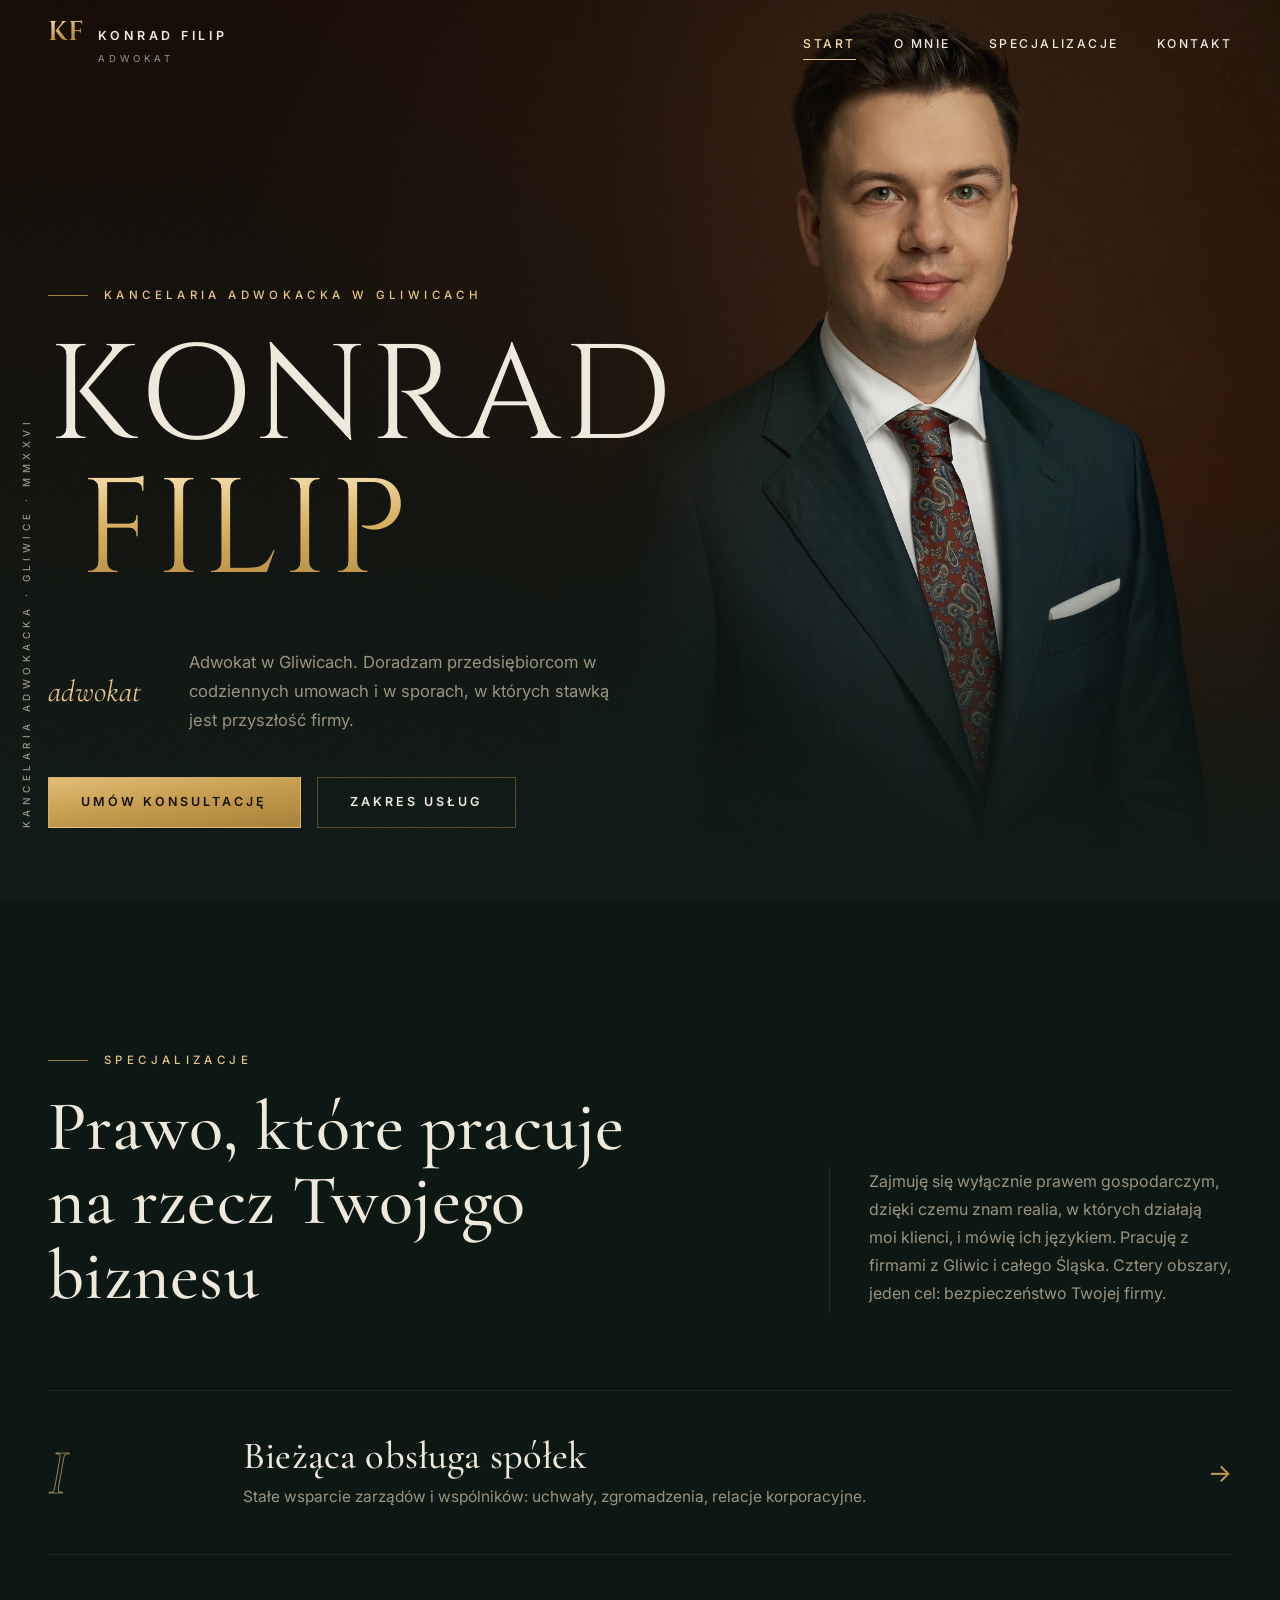
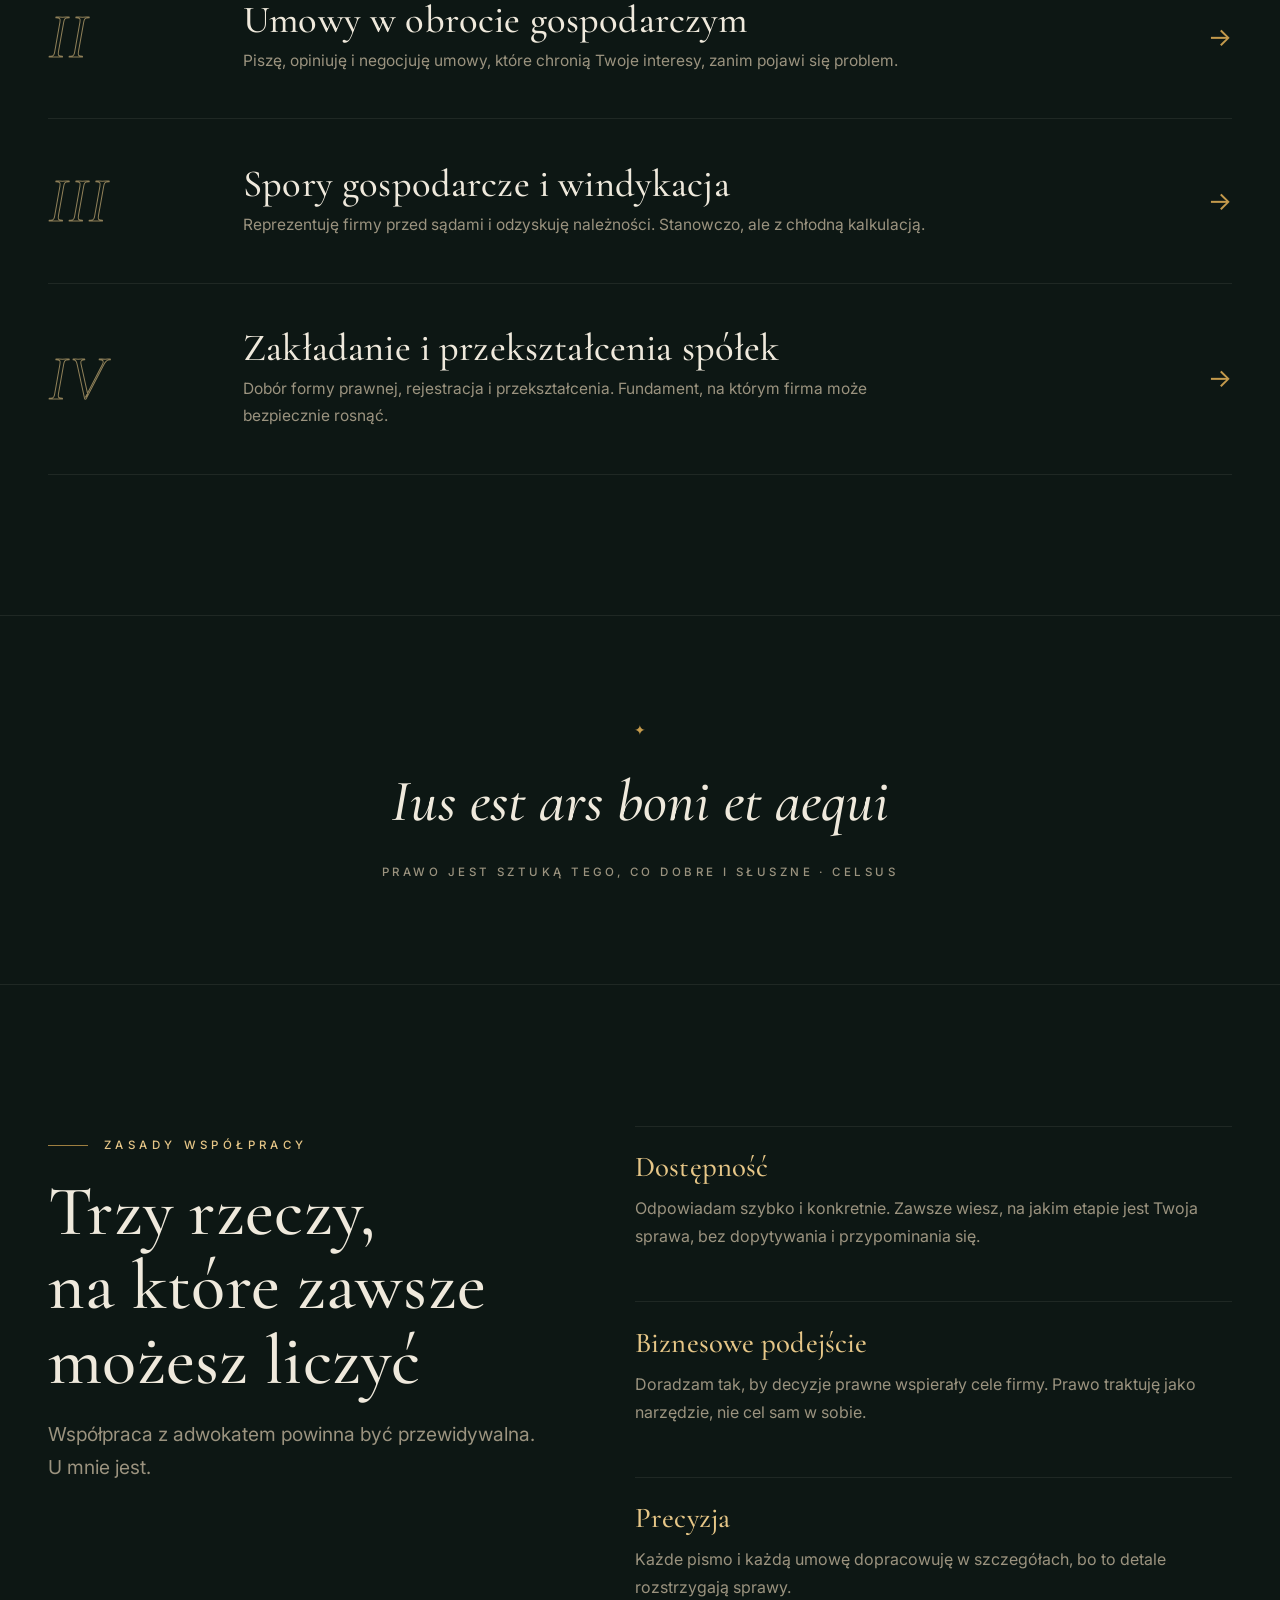
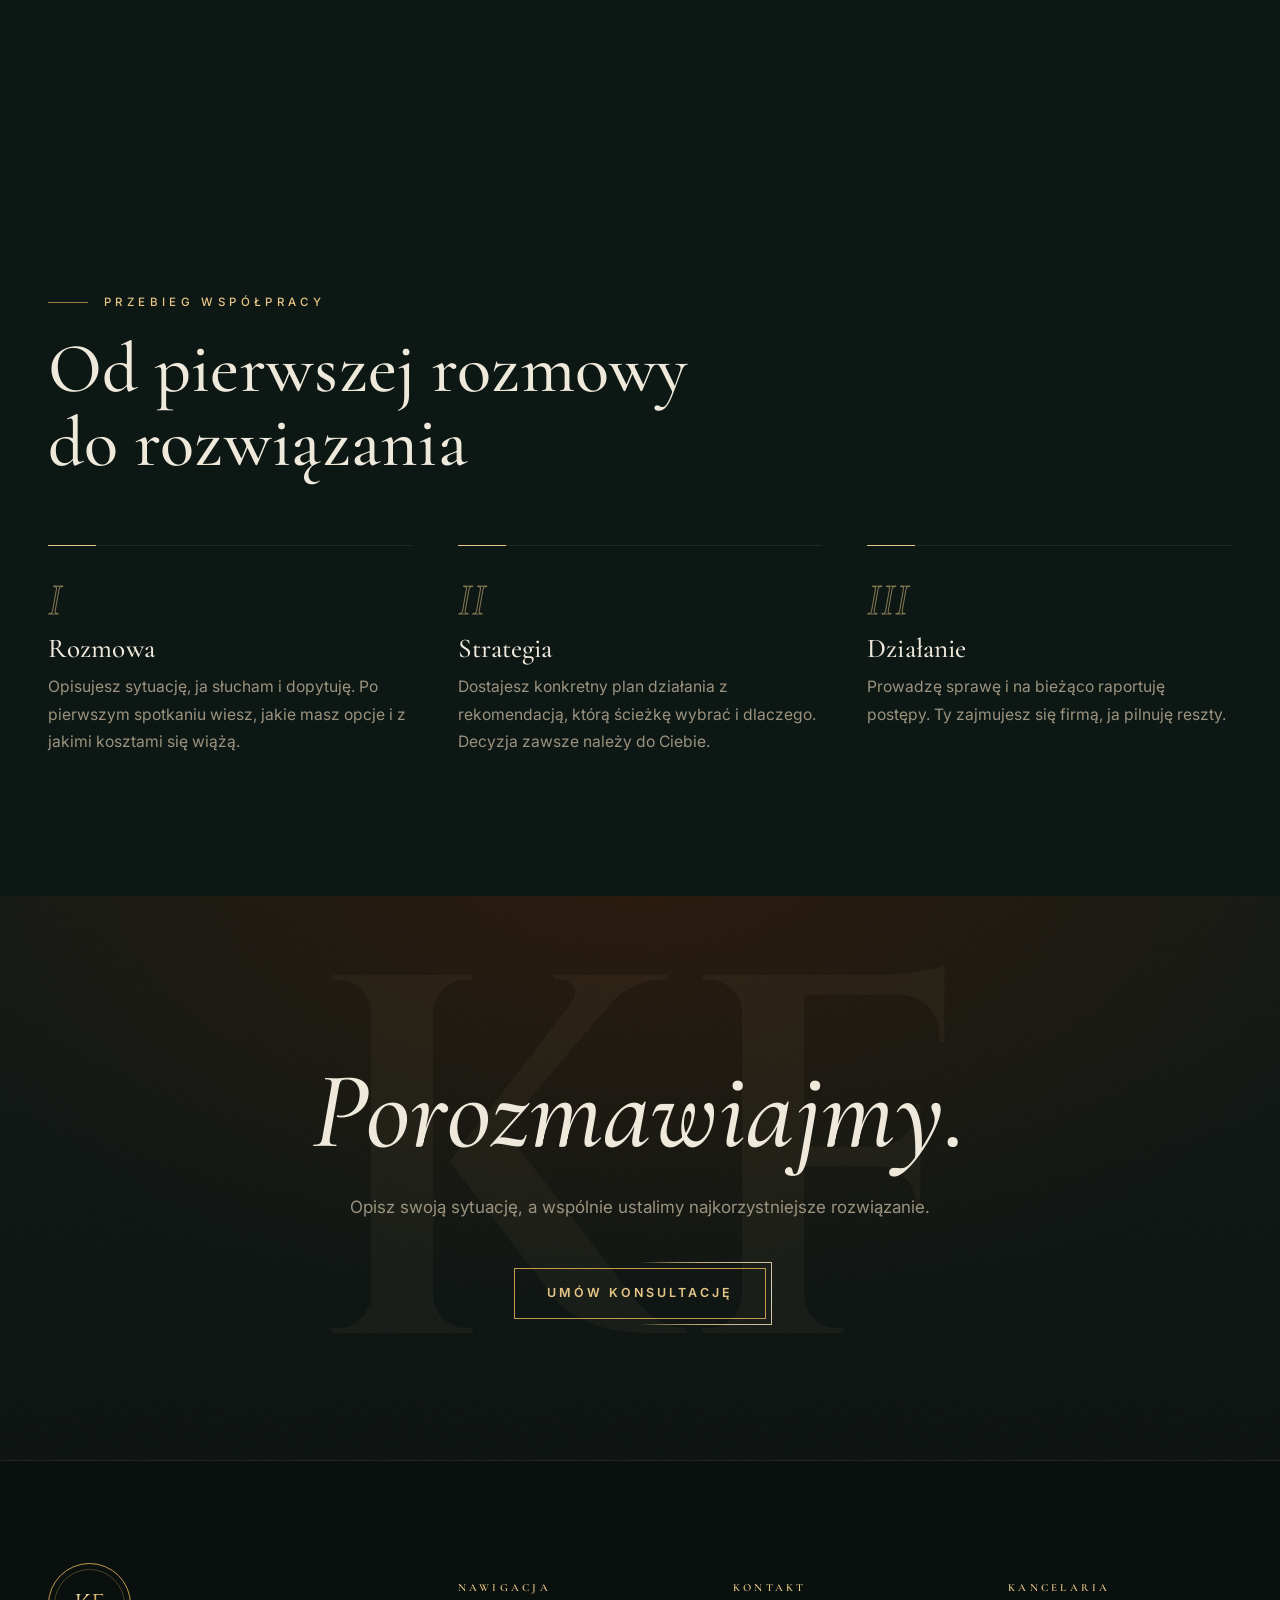
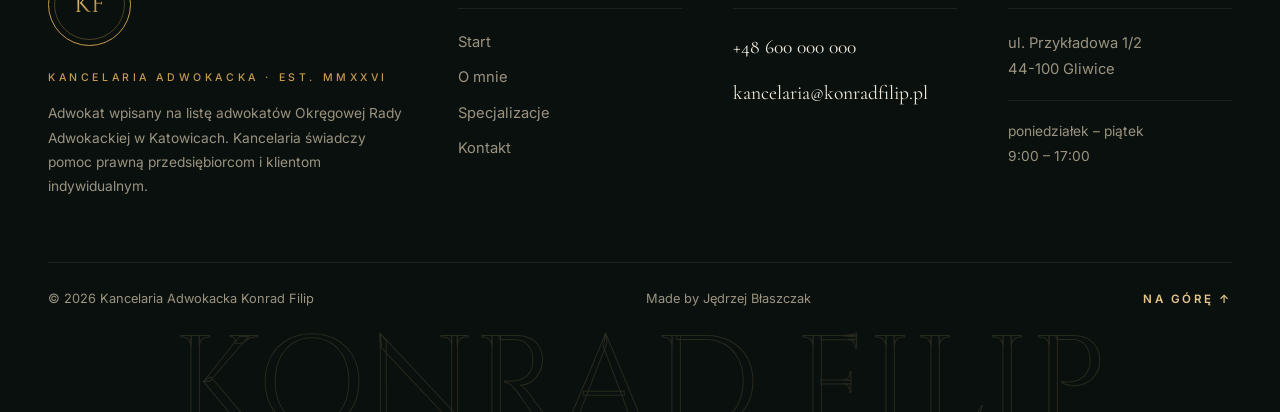
<file: index.html>
<!DOCTYPE html>
<html lang="pl">
<head>
  <meta charset="UTF-8">
  <meta name="viewport" content="width=device-width, initial-scale=1.0">
  <title>Adwokat Gliwice | Konrad Filip, prawo gospodarcze i obsługa spółek</title>
  <meta name="description" content="Adwokat w Gliwicach. Obsługa prawna firm i spółek: umowy, spory gospodarcze, windykacja, przekształcenia. Konkretne doradztwo dla przedsiębiorców. Umów konsultację.">
  <link rel="canonical" href="https://konradfilip.pl/">
  <link rel="icon" href="/favicon.ico" sizes="48x48">
  <link rel="icon" type="image/svg+xml" href="/assets/favicon.svg">
  <link rel="icon" type="image/png" sizes="32x32" href="/assets/icons/favicon-32.png">
  <link rel="icon" type="image/png" sizes="16x16" href="/assets/icons/favicon-16.png">
  <link rel="apple-touch-icon" sizes="180x180" href="/assets/icons/apple-touch-icon.png">
  <link rel="manifest" href="/site.webmanifest">
  <meta name="apple-mobile-web-app-title" content="Adwokat K. Filip">

  <meta property="og:type" content="website">
  <meta property="og:locale" content="pl_PL">
  <meta property="og:title" content="Adwokat Gliwice | Konrad Filip, prawo gospodarcze i obsługa spółek">
  <meta property="og:description" content="Adwokat w Gliwicach. Obsługa prawna firm i spółek: umowy, spory gospodarcze, windykacja, przekształcenia. Konkretne doradztwo dla przedsiębiorców. Umów konsultację.">
  <meta property="og:url" content="https://konradfilip.pl/">
  <meta property="og:image" content="https://konradfilip.pl/assets/og-image.jpg">
  <meta property="og:image:width" content="1200">
  <meta property="og:image:height" content="630">
  <meta name="robots" content="index, follow, max-image-preview:large, max-snippet:-1">
  <meta name="author" content="Konrad Filip">
  <meta name="geo.region" content="PL-SL">
  <meta name="geo.placename" content="Gliwice">
  <meta name="geo.position" content="50.2945;18.6714">
  <meta name="ICBM" content="50.2945, 18.6714">
  <meta name="theme-color" content="#0d1714">
  <meta property="og:site_name" content="Adwokat Konrad Filip">
  <meta property="og:image:alt" content="Adwokat Konrad Filip, kancelaria w Gliwicach">
  <meta name="twitter:card" content="summary_large_image">

  <script>if(location.search.indexOf("shot")>-1){document.documentElement.classList.add("shot");}else{try{if(!sessionStorage.getItem("kf-intro")){document.documentElement.classList.add("with-intro");sessionStorage.setItem("kf-intro","1");}}catch(e){}}</script>
  <link rel="preconnect" href="https://fonts.googleapis.com">
  <link rel="preconnect" href="https://fonts.gstatic.com" crossorigin>
  <link href="https://fonts.googleapis.com/css2?family=Cinzel:wght@400;500&family=Cormorant+Garamond:ital,wght@0,500;0,600;1,500&family=Inter:wght@400;500;600&display=swap" rel="stylesheet">
  <link rel="stylesheet" href="/css/style.css?v=20260822c">

  <script type="application/ld+json">
  {
    "@context": "https://schema.org",
    "@graph": [
      {
        "@type": ["LegalService", "Attorney"],
        "@id": "https://konradfilip.pl/#kancelaria",
        "name": "Kancelaria Adwokacka Konrad Filip",
        "alternateName": "Adwokat Konrad Filip Gliwice",
        "url": "https://konradfilip.pl/",
        "image": "https://konradfilip.pl/assets/og-image.jpg",
        "logo": "https://konradfilip.pl/assets/favicon.svg",
        "description": "Adwokat w Gliwicach specjalizujący się w prawie gospodarczym: bieżąca obsługa spółek, umowy w obrocie gospodarczym, spory gospodarcze i windykacja, zakładanie i przekształcenia spółek.",
        "telephone": "+48600000000",
        "email": "kancelaria@konradfilip.pl",
        "priceRange": "$$",
        "currenciesAccepted": "PLN",
        "address": {
          "@type": "PostalAddress",
          "streetAddress": "ul. Przykładowa 1/2",
          "postalCode": "44-100",
          "addressLocality": "Gliwice",
          "addressRegion": "śląskie",
          "addressCountry": "PL"
        },
        "geo": { "@type": "GeoCoordinates", "latitude": 50.2945, "longitude": 18.6714 },
        "hasMap": "https://www.google.com/maps/search/?api=1&query=50.2945,18.6714",
        "areaServed": [
          { "@type": "City", "name": "Gliwice" },
          { "@type": "City", "name": "Zabrze" },
          { "@type": "City", "name": "Katowice" },
          { "@type": "AdministrativeArea", "name": "województwo śląskie" }
        ],
        "openingHoursSpecification": [{
          "@type": "OpeningHoursSpecification",
          "dayOfWeek": ["Monday","Tuesday","Wednesday","Thursday","Friday"],
          "opens": "09:00", "closes": "17:00"
        }],
        "knowsLanguage": ["pl"],
        "founder": { "@id": "https://konradfilip.pl/#konrad" },
        "hasOfferCatalog": {
          "@type": "OfferCatalog",
          "name": "Zakres usług",
          "itemListElement": [
            { "@type": "Offer", "itemOffered": { "@type": "Service", "name": "Bieżąca obsługa spółek", "url": "https://konradfilip.pl/obsluga-prawna-firm-gliwice", "areaServed": "Gliwice" } },
            { "@type": "Offer", "itemOffered": { "@type": "Service", "name": "Umowy w obrocie gospodarczym", "url": "https://konradfilip.pl/umowy-gospodarcze-gliwice", "areaServed": "Gliwice" } },
            { "@type": "Offer", "itemOffered": { "@type": "Service", "name": "Spory gospodarcze i windykacja", "url": "https://konradfilip.pl/windykacja-naleznosci-gliwice", "areaServed": "Gliwice" } },
            { "@type": "Offer", "itemOffered": { "@type": "Service", "name": "Zakładanie i przekształcenia spółek", "url": "https://konradfilip.pl/zakladanie-spolki-gliwice", "areaServed": "Gliwice" } }
          ]
        }
      },
      {
        "@type": "Person",
        "@id": "https://konradfilip.pl/#konrad",
        "name": "Konrad Filip",
        "givenName": "Konrad",
        "familyName": "Filip",
        "jobTitle": "Adwokat",
        "image": "https://konradfilip.pl/assets/Konrad-portret-hero.webp",
        "url": "https://konradfilip.pl/o-mnie",
        "worksFor": { "@id": "https://konradfilip.pl/#kancelaria" },
        "knowsAbout": ["prawo gospodarcze","prawo spółek","umowy handlowe","spory gospodarcze","windykacja należności","przekształcenia spółek"],
        "workLocation": { "@type": "Place", "address": { "@type": "PostalAddress", "addressLocality": "Gliwice", "addressCountry": "PL" } }
      },
      {
        "@type": "WebSite",
        "@id": "https://konradfilip.pl/#strona",
        "url": "https://konradfilip.pl/",
        "name": "Adwokat Konrad Filip",
        "inLanguage": "pl-PL",
        "publisher": { "@id": "https://konradfilip.pl/#kancelaria" }
      }
    ]
  }
  </script>
</head>
<body>

  <a class="skip-link" href="#tresc">Przejdź do treści</a>

  <div class="intro" aria-hidden="true">
    <div class="intro__inner">
      <span class="intro__mono">KF</span>
      <span class="intro__line"></span>
      <span class="intro__role">Kancelaria Adwokacka</span>
    </div>
  </div>

  <header class="header" id="header">
    <div class="container header__inner">
      <a href="/" class="brand" aria-label="Konrad Filip, strona główna">
        <span class="brand__monogram" aria-hidden="true">KF</span>
        <span class="brand__name">Konrad Filip<small>Adwokat</small></span>
      </a>
      <button class="nav-toggle" aria-expanded="false" aria-controls="nav" aria-label="Menu"><span></span></button>
      <nav class="nav" id="nav" aria-label="Nawigacja główna">
        <a href="/" aria-current="page">Start</a>
        <a href="/o-mnie">O mnie</a>
        <a href="/specjalizacje">Specjalizacje</a>
        <a href="/kontakt">Kontakt</a>
      </nav>
    </div>
  </header>

  <main id="tresc" tabindex="-1">
    <!-- HERO -->
    <section class="hero">
      <span class="hero__side" aria-hidden="true">Kancelaria Adwokacka · Gliwice · MMXXVI</span>
      <div class="hero__figure">
        <img src="/assets/Konrad-portret-hero.webp" alt="Adwokat Konrad Filip, kancelaria w Gliwicach" width="1408" height="1408" fetchpriority="high">
      </div>
      <div class="container">
        <div class="hero__content">
          <p class="eyebrow">Kancelaria adwokacka w Gliwicach</p>
          <h1 class="hero__title">
            <span class="t-solid" data-split>Konrad</span>
            <span class="t-outline" data-split>Filip</span>
          </h1>
          <div class="hero__meta">
            <span class="hero__meta-role">adwokat</span>
            <p class="hero__text">Adwokat w Gliwicach. Doradzam przedsiębiorcom w codziennych umowach i w sporach, w których stawką jest przyszłość firmy.</p>
          </div>
          <div class="hero__actions">
            <a class="btn btn--solid" href="/kontakt">Umów konsultację</a>
            <a class="btn btn--ghost" href="/specjalizacje">Zakres usług</a>
          </div>
        </div>
      </div>
    </section>

    <!-- INTRO -->
    <section class="section" id="oferta">
      <div class="container intro-block">
        <div>
          <p class="eyebrow reveal">Specjalizacje</p>
          <h2 class="reveal">Prawo, które pracuje<br>na rzecz Twojego biznesu</h2>
        </div>
        <div class="intro-block__aside reveal reveal-d1">
          <p>Zajmuję się wyłącznie prawem gospodarczym, dzięki czemu znam realia, w których działają moi klienci, i mówię ich językiem. Pracuję z firmami z Gliwic i całego Śląska. Cztery obszary, jeden cel: bezpieczeństwo Twojej firmy.</p>
        </div>
      </div>

      <!-- SPECJALIZACJE — wiersze -->
      <div class="container spec-rows">
        <a class="spec-row reveal" href="/obsluga-prawna-firm-gliwice">
          <span class="spec-row__num" aria-hidden="true">I</span>
          <span class="spec-row__body">
            <h3>Bieżąca obsługa spółek</h3>
            <p>Stałe wsparcie zarządów i wspólników: uchwały, zgromadzenia, relacje korporacyjne.</p>
          </span>
          <span class="spec-row__arrow" aria-hidden="true">→</span>
        </a>
        <a class="spec-row reveal" href="/umowy-gospodarcze-gliwice">
          <span class="spec-row__num" aria-hidden="true">II</span>
          <span class="spec-row__body">
            <h3>Umowy w obrocie gospodarczym</h3>
            <p>Piszę, opiniuję i negocjuję umowy, które chronią Twoje interesy, zanim pojawi się problem.</p>
          </span>
          <span class="spec-row__arrow" aria-hidden="true">→</span>
        </a>
        <a class="spec-row reveal" href="/windykacja-naleznosci-gliwice">
          <span class="spec-row__num" aria-hidden="true">III</span>
          <span class="spec-row__body">
            <h3>Spory gospodarcze i windykacja</h3>
            <p>Reprezentuję firmy przed sądami i odzyskuję należności. Stanowczo, ale z chłodną kalkulacją.</p>
          </span>
          <span class="spec-row__arrow" aria-hidden="true">→</span>
        </a>
        <a class="spec-row reveal" href="/zakladanie-spolki-gliwice">
          <span class="spec-row__num" aria-hidden="true">IV</span>
          <span class="spec-row__body">
            <h3>Zakładanie i przekształcenia spółek</h3>
            <p>Dobór formy prawnej, rejestracja i przekształcenia. Fundament, na którym firma może bezpiecznie rosnąć.</p>
          </span>
          <span class="spec-row__arrow" aria-hidden="true">→</span>
        </a>
      </div>
    </section>

    <!-- MAKSYMA -->
    <section class="quote-band">
      <div class="container">
        <blockquote class="reveal">
          <p lang="la">Ius est ars boni et aequi</p>
          <footer>Prawo jest sztuką tego, co dobre i słuszne · Celsus</footer>
        </blockquote>
      </div>
    </section>

    <!-- ZASADY WSPÓŁPRACY -->
    <section class="section" id="zasady">
      <div class="container sticky-split">
        <div class="sticky-split__head">
          <p class="eyebrow reveal">Zasady współpracy</p>
          <h2 class="reveal">Trzy rzeczy,<br>na które zawsze<br>możesz liczyć</h2>
          <p class="lead reveal">Współpraca z adwokatem powinna być przewidywalna. U mnie jest.</p>
        </div>
        <div class="values">
          <div class="value reveal">
            <h3 class="serif">Dostępność</h3>
            <p>Odpowiadam szybko i konkretnie. Zawsze wiesz, na jakim etapie jest Twoja sprawa, bez dopytywania i przypominania się.</p>
          </div>
          <div class="value reveal reveal-d1">
            <h3 class="serif">Biznesowe podejście</h3>
            <p>Doradzam tak, by decyzje prawne wspierały cele firmy. Prawo traktuję jako narzędzie, nie cel sam w sobie.</p>
          </div>
          <div class="value reveal reveal-d2">
            <h3 class="serif">Precyzja</h3>
            <p>Każde pismo i każdą umowę dopracowuję w szczegółach, bo to detale rozstrzygają sprawy.</p>
          </div>
        </div>
      </div>
    </section>

    <!-- PRZEBIEG WSPÓŁPRACY -->
    <section class="section" id="proces">
      <div class="container">
        <p class="eyebrow reveal">Przebieg współpracy</p>
        <h2 class="reveal">Od pierwszej rozmowy<br>do rozwiązania</h2>
        <div class="steps">
          <div class="step reveal">
            <span class="step__num" aria-hidden="true">I</span>
            <h3 class="serif">Rozmowa</h3>
            <p>Opisujesz sytuację, ja słucham i dopytuję. Po pierwszym spotkaniu wiesz, jakie masz opcje i z jakimi kosztami się wiążą.</p>
          </div>
          <div class="step reveal reveal-d1">
            <span class="step__num" aria-hidden="true">II</span>
            <h3 class="serif">Strategia</h3>
            <p>Dostajesz konkretny plan działania z rekomendacją, którą ścieżkę wybrać i dlaczego. Decyzja zawsze należy do Ciebie.</p>
          </div>
          <div class="step reveal reveal-d2">
            <span class="step__num" aria-hidden="true">III</span>
            <h3 class="serif">Działanie</h3>
            <p>Prowadzę sprawę i na bieżąco raportuję postępy. Ty zajmujesz się firmą, ja pilnuję reszty.</p>
          </div>
        </div>
      </div>
    </section>

    <!-- CTA -->
    <section class="section cta-band" id="rozmowa">
      <span class="cta-band__monogram" aria-hidden="true">KF</span>
      <div class="container cta-band__inner">
        <h2 class="reveal">Porozmawiajmy.</h2>
        <p class="reveal">Opisz swoją sytuację, a wspólnie ustalimy najkorzystniejsze rozwiązanie.</p>
        <a class="btn reveal" href="/kontakt">Umów konsultację</a>
      </div>
    </section>
  </main>

  <footer class="footer">
    <div class="container">
      <div class="footer__main">
        <div class="footer__identity">
          <a href="/" class="footer__seal" aria-label="Konrad Filip, strona główna"><span aria-hidden="true">KF</span></a>
          <p class="footer__est">Kancelaria Adwokacka · Est. MMXXVI</p>
          <p class="footer__note">Adwokat wpisany na listę adwokatów Okręgowej Rady Adwokackiej <!-- PLACEHOLDER: izba -->w Katowicach. Kancelaria świadczy pomoc prawną przedsiębiorcom i klientom indywidualnym.</p>
        </div>
        <div class="footer__col">
          <h2 class="footer__h">Nawigacja</h2>
          <ul>
            <li><a href="/">Start</a></li>
            <li><a href="/o-mnie">O mnie</a></li>
            <li><a href="/specjalizacje">Specjalizacje</a></li>
            <li><a href="/kontakt">Kontakt</a></li>
          </ul>
        </div>
        <div class="footer__col">
          <h2 class="footer__h">Kontakt</h2>
          <ul class="footer__contact">
            <!-- PLACEHOLDER: telefon, e-mail -->
            <li><a href="tel:+48600000000">+48 600 000 000</a></li>
            <li><a href="mailto:kancelaria@konradfilip.pl">kancelaria@konradfilip.pl</a></li>
          </ul>
        </div>
        <div class="footer__col">
          <h2 class="footer__h">Kancelaria</h2>
          <!-- PLACEHOLDER: adres -->
          <p>ul. Przykładowa 1/2<br>44-100 Gliwice</p>
          <p class="footer__hours">poniedziałek – piątek<br>9:00 – 17:00</p>
        </div>
      </div>
      <div class="footer__bottom">
        <span>© 2026 Kancelaria Adwokacka Konrad Filip</span>
        <span class="footer__credit">Made by Jędrzej Błaszczak</span>
        <a class="footer__up" href="#tresc">Na górę <span aria-hidden="true">↑</span></a>
      </div>
    </div>
    <div class="footer__wordmark" aria-hidden="true">Konrad Filip</div>
  </footer>

  <script src="/js/main.js?v=20260822c" defer></script>
</body>
</html>
</file>
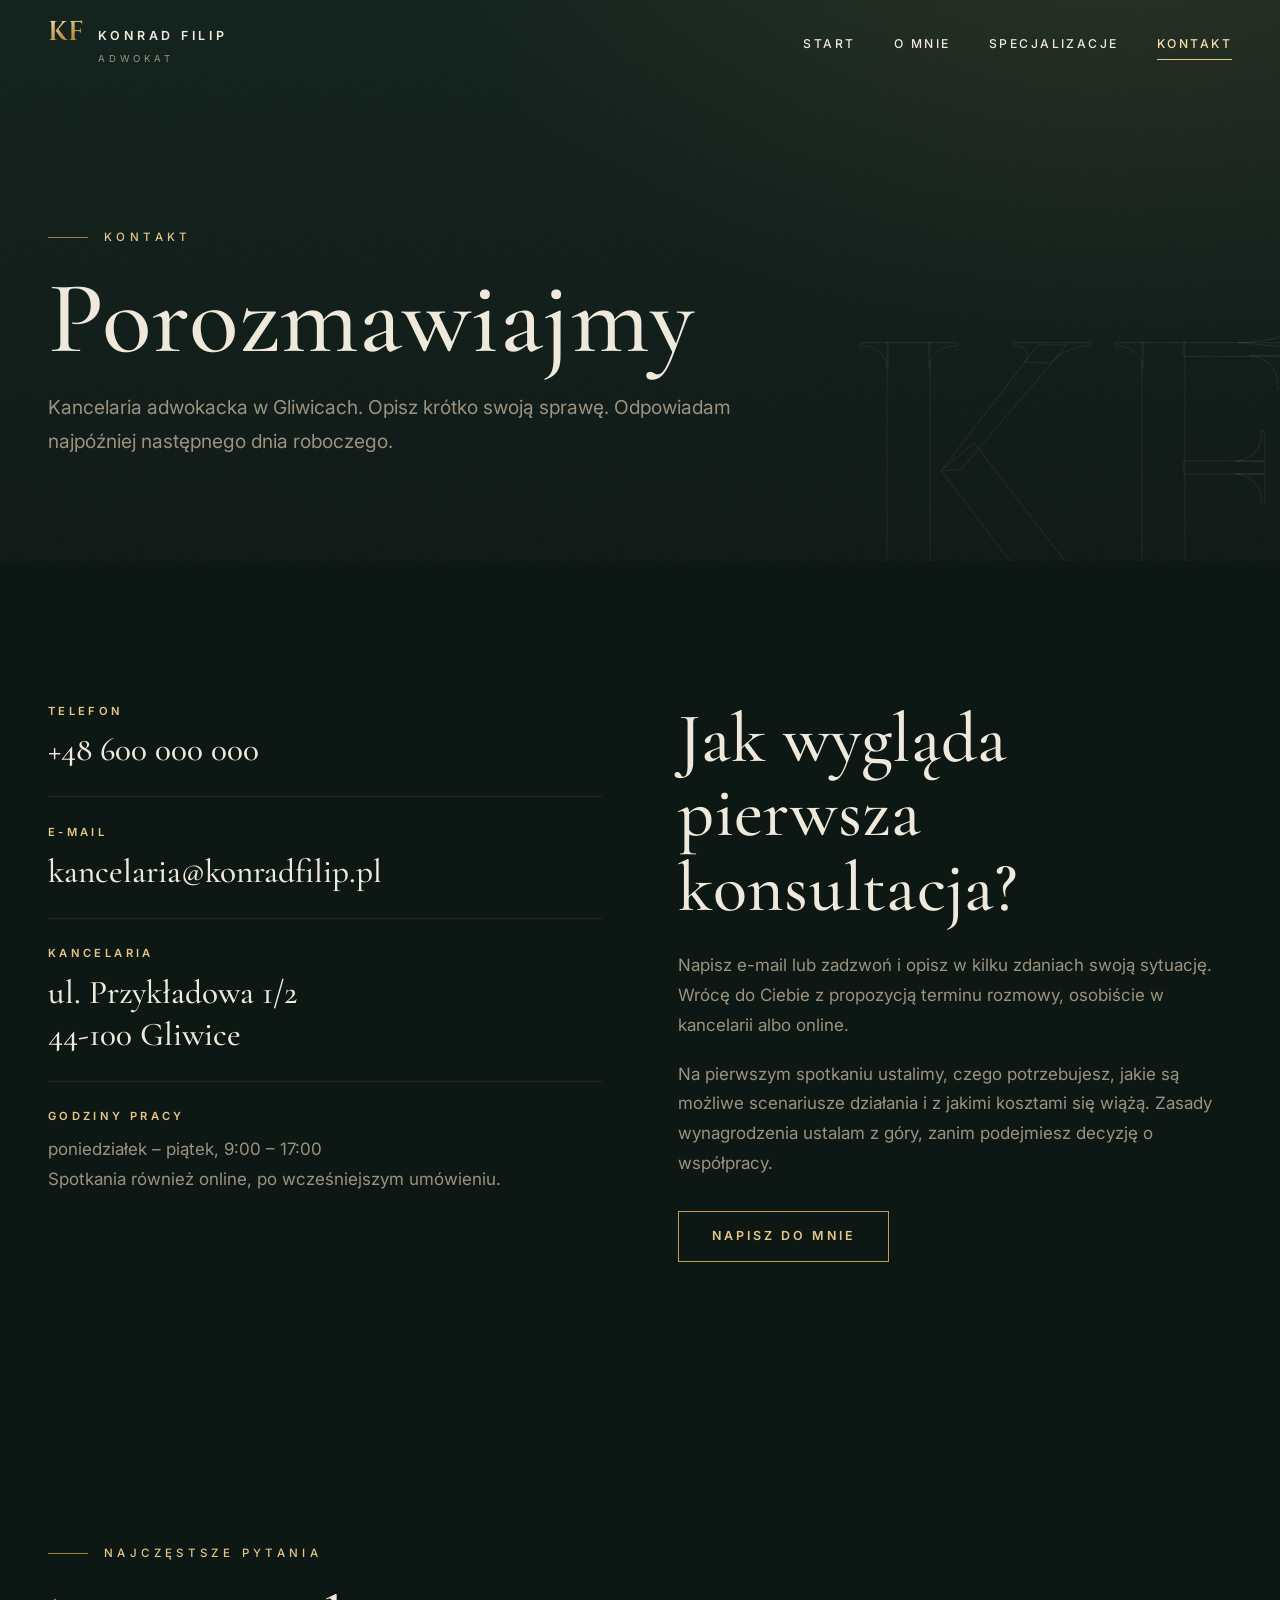
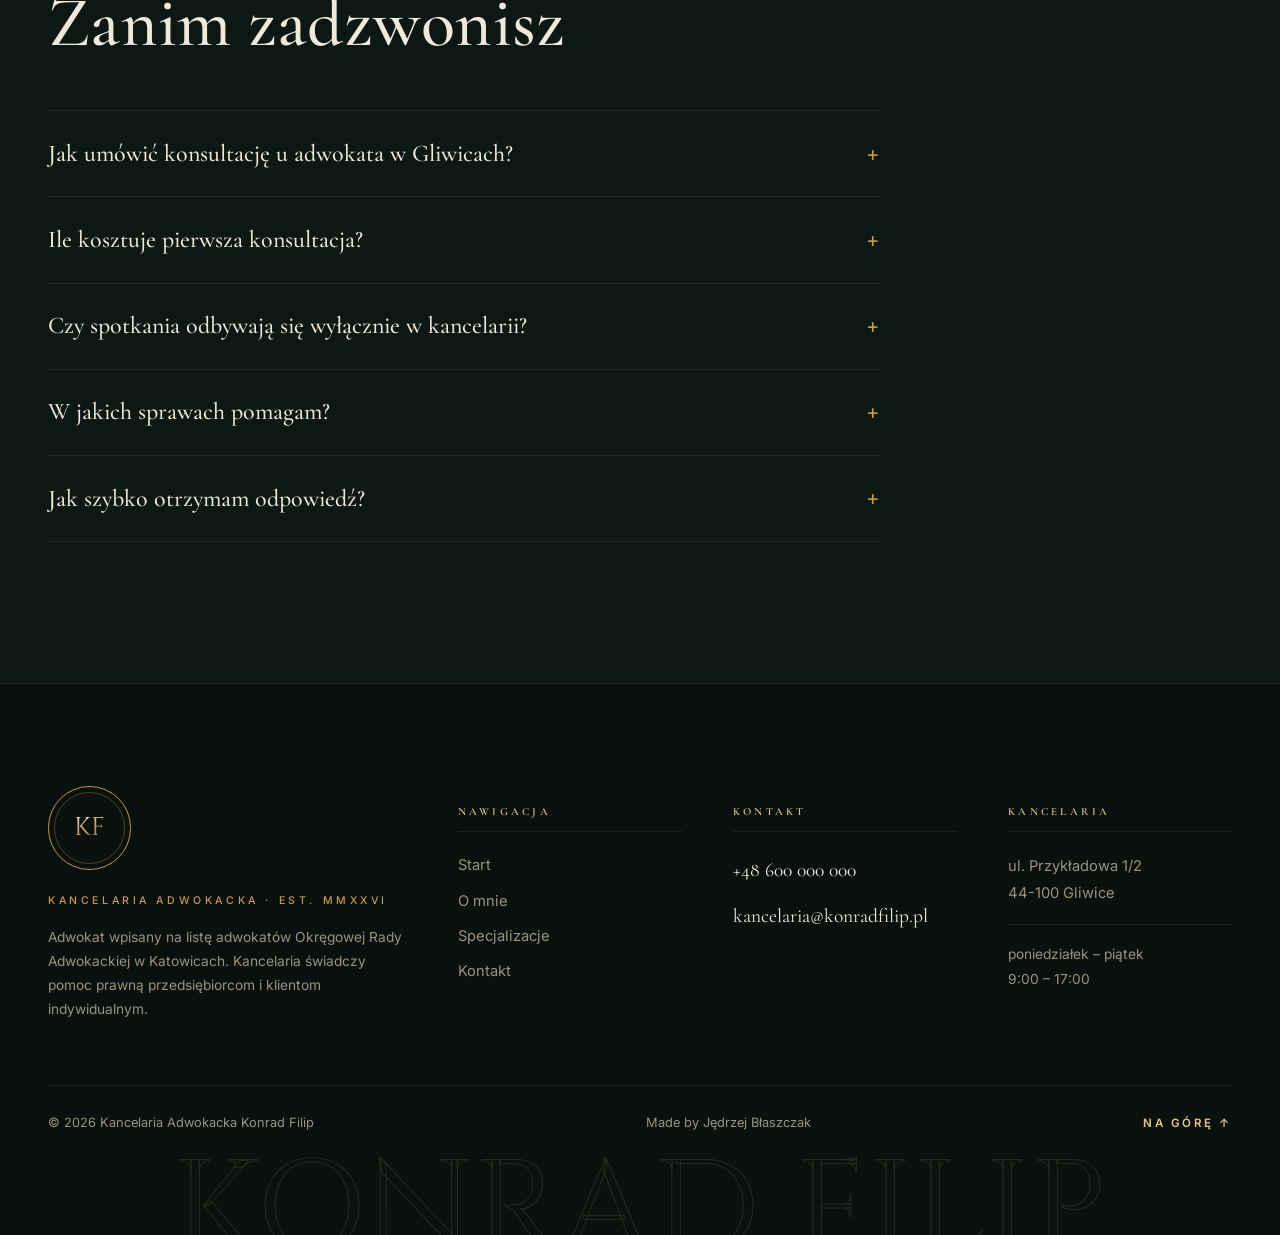
<file: kontakt/index.html>
<!DOCTYPE html>
<html lang="pl">
<head>
  <meta charset="UTF-8">
  <meta name="viewport" content="width=device-width, initial-scale=1.0">
  <title>Kontakt | Adwokat Gliwice, kancelaria Konrada Filipa</title>
  <meta name="description" content="Kancelaria adwokacka Konrada Filipa w Gliwicach. Telefon, e-mail, adres i godziny pracy. Umów konsultację, odpowiadam następnego dnia roboczego.">
  <link rel="canonical" href="https://konradfilip.pl/kontakt">
  <link rel="icon" href="/favicon.ico" sizes="48x48">
  <link rel="icon" type="image/svg+xml" href="/assets/favicon.svg">
  <link rel="icon" type="image/png" sizes="32x32" href="/assets/icons/favicon-32.png">
  <link rel="icon" type="image/png" sizes="16x16" href="/assets/icons/favicon-16.png">
  <link rel="apple-touch-icon" sizes="180x180" href="/assets/icons/apple-touch-icon.png">
  <link rel="manifest" href="/site.webmanifest">
  <meta name="apple-mobile-web-app-title" content="Adwokat K. Filip">

  <meta property="og:type" content="website">
  <meta property="og:locale" content="pl_PL">
  <meta property="og:title" content="Kontakt | Adwokat Gliwice, kancelaria Konrada Filipa">
  <meta property="og:description" content="Kancelaria adwokacka Konrada Filipa w Gliwicach. Telefon, e-mail, adres i godziny pracy. Umów konsultację, odpowiadam następnego dnia roboczego.">
  <meta property="og:url" content="https://konradfilip.pl/kontakt">
  <meta property="og:image" content="https://konradfilip.pl/assets/og-image.jpg">
  <meta name="robots" content="index, follow, max-image-preview:large, max-snippet:-1">
  <meta name="author" content="Konrad Filip">
  <meta name="geo.region" content="PL-SL">
  <meta name="geo.placename" content="Gliwice">
  <meta name="geo.position" content="50.2945;18.6714">
  <meta name="ICBM" content="50.2945, 18.6714">
  <meta name="theme-color" content="#0d1714">
  <meta property="og:site_name" content="Adwokat Konrad Filip">
  <meta property="og:image:alt" content="Adwokat Konrad Filip, kancelaria w Gliwicach">
  <meta name="twitter:card" content="summary_large_image">

  <script>if(location.search.indexOf("shot")>-1)document.documentElement.classList.add("shot");</script>
  <link rel="preconnect" href="https://fonts.googleapis.com">
  <link rel="preconnect" href="https://fonts.gstatic.com" crossorigin>
  <link href="https://fonts.googleapis.com/css2?family=Cinzel:wght@400;500&family=Cormorant+Garamond:ital,wght@0,500;0,600;1,500&family=Inter:wght@400;500;600&display=swap" rel="stylesheet">
  <link rel="stylesheet" href="/css/style.css?v=20260822c">
  <script type="application/ld+json">
  {"@context":"https://schema.org","@type":"BreadcrumbList","itemListElement":[
    {"@type":"ListItem","position":1,"name":"Start","item":"https://konradfilip.pl/"},
    {"@type":"ListItem","position":2,"name":"Kontakt","item":"https://konradfilip.pl/kontakt"}]}
  </script>
  <script type="application/ld+json">
  {"@context":"https://schema.org","@type":"FAQPage","mainEntity":[
    {"@type":"Question","name":"Jak umówić konsultację u adwokata w Gliwicach?","acceptedAnswer":{"@type":"Answer","text":"Wystarczy zadzwonić lub napisać e-mail i opisać w kilku zdaniach swoją sytuację. Wracam z propozycją terminu rozmowy, osobiście w kancelarii w Gliwicach albo online."}},
    {"@type":"Question","name":"Ile kosztuje pierwsza konsultacja?","acceptedAnswer":{"@type":"Answer","text":"Zasady wynagrodzenia ustalam z góry, zanim podejmiesz decyzję o współpracy. Na pierwszym spotkaniu omawiamy możliwe scenariusze działania i koszty każdego z nich."}},
    {"@type":"Question","name":"Czy spotkania odbywają się wyłącznie w kancelarii?","acceptedAnswer":{"@type":"Answer","text":"Nie. Spotkania prowadzę w kancelarii w Gliwicach oraz online, po wcześniejszym umówieniu terminu."}},
    {"@type":"Question","name":"W jakich sprawach pomaga adwokat Konrad Filip?","acceptedAnswer":{"@type":"Answer","text":"Specjalizuję się w prawie gospodarczym: bieżąca obsługa spółek, umowy w obrocie gospodarczym, spory gospodarcze i windykacja należności oraz zakładanie i przekształcenia spółek."}},
    {"@type":"Question","name":"Jak szybko otrzymam odpowiedź?","acceptedAnswer":{"@type":"Answer","text":"Odpowiadam najpóźniej następnego dnia roboczego."}}]}
  </script>
</head>
<body>

  <a class="skip-link" href="#tresc">Przejdź do treści</a>

  <header class="header" id="header">
    <div class="container header__inner">
      <a href="/" class="brand" aria-label="Konrad Filip, strona główna">
        <span class="brand__monogram" aria-hidden="true">KF</span>
        <span class="brand__name">Konrad Filip<small>Adwokat</small></span>
      </a>
      <button class="nav-toggle" aria-expanded="false" aria-controls="nav" aria-label="Menu"><span></span></button>
      <nav class="nav" id="nav" aria-label="Nawigacja główna">
        <a href="/">Start</a>
        <a href="/o-mnie">O mnie</a>
        <a href="/specjalizacje">Specjalizacje</a>
        <a href="/kontakt" aria-current="page">Kontakt</a>
      </nav>
    </div>
  </header>

  <main id="tresc" tabindex="-1">
    <section class="page-hero">
      <div class="container">
        <p class="eyebrow">Kontakt</p>
        <h1>Porozmawiajmy</h1>
        <p class="lead">Kancelaria adwokacka w Gliwicach. Opisz krótko swoją sprawę. Odpowiadam najpóźniej następnego dnia roboczego.</p>
      </div>
    </section>

    <section class="section">
      <div class="container contact-grid">
        <div class="reveal">
          <div class="contact-item">
            <span class="label">Telefon</span>
            <!-- PLACEHOLDER: telefon -->
            <a class="big" href="tel:+48600000000">+48 600 000 000</a>
          </div>
          <div class="contact-item">
            <span class="label">E-mail</span>
            <!-- PLACEHOLDER: e-mail -->
            <a class="big" href="mailto:kancelaria@konradfilip.pl">kancelaria@konradfilip.pl</a>
          </div>
          <div class="contact-item">
            <span class="label">Kancelaria</span>
            <!-- PLACEHOLDER: adres -->
            <p class="big">ul. Przykładowa 1/2<br>44-100 Gliwice</p>
          </div>
          <div class="contact-item">
            <span class="label">Godziny pracy</span>
            <p>poniedziałek – piątek, 9:00 – 17:00<br>Spotkania również online, po wcześniejszym umówieniu.</p>
          </div>
        </div>

        <div class="prose reveal reveal-d1">
          <h2 class="serif" style="margin-top:0">Jak wygląda pierwsza konsultacja?</h2>
          <p>Napisz e-mail lub zadzwoń i opisz w kilku zdaniach swoją sytuację. Wrócę do Ciebie z propozycją terminu rozmowy, osobiście w kancelarii albo online.</p>
          <p>Na pierwszym spotkaniu ustalimy, czego potrzebujesz, jakie są możliwe scenariusze działania i z jakimi kosztami się wiążą. Zasady wynagrodzenia ustalam z góry, zanim podejmiesz decyzję o współpracy.</p>
          <p style="margin-top:2rem">
            <a class="btn btn--dark" href="mailto:kancelaria@konradfilip.pl?subject=Zapytanie%20o%20konsultacj%C4%99">Napisz do mnie</a>
          </p>
        </div>
      </div>
    </section>

    <!-- FAQ -->
    <section class="section" id="faq">
      <div class="container">
        <div class="sec-head">
          <p class="eyebrow reveal">Najczęstsze pytania</p>
          <h2 class="reveal">Zanim zadzwonisz</h2>
        </div>
        <div class="faq">
          <details class="faq__item reveal">
            <summary>Jak umówić konsultację u adwokata w Gliwicach?</summary>
            <p>Wystarczy zadzwonić lub napisać e-mail i opisać w kilku zdaniach swoją sytuację. Wracam z propozycją terminu rozmowy, osobiście w kancelarii w Gliwicach albo online.</p>
          </details>
          <details class="faq__item reveal">
            <summary>Ile kosztuje pierwsza konsultacja?</summary>
            <p>Zasady wynagrodzenia ustalam z góry, zanim podejmiesz decyzję o współpracy. Na pierwszym spotkaniu omawiamy możliwe scenariusze działania i koszty każdego z nich.</p>
          </details>
          <details class="faq__item reveal">
            <summary>Czy spotkania odbywają się wyłącznie w kancelarii?</summary>
            <p>Nie. Spotkania prowadzę w kancelarii w Gliwicach oraz online, po wcześniejszym umówieniu terminu.</p>
          </details>
          <details class="faq__item reveal">
            <summary>W jakich sprawach pomagam?</summary>
            <p>Specjalizuję się w prawie gospodarczym: bieżąca obsługa spółek, umowy w obrocie gospodarczym, spory gospodarcze i windykacja należności oraz zakładanie i przekształcenia spółek. Pełny zakres znajdziesz w <a href="/specjalizacje">specjalizacjach</a>.</p>
          </details>
          <details class="faq__item reveal">
            <summary>Jak szybko otrzymam odpowiedź?</summary>
            <p>Odpowiadam najpóźniej następnego dnia roboczego.</p>
          </details>
        </div>
      </div>
    </section>
  </main>

  <footer class="footer">
    <div class="container">
      <div class="footer__main">
        <div class="footer__identity">
          <a href="/" class="footer__seal" aria-label="Konrad Filip, strona główna"><span aria-hidden="true">KF</span></a>
          <p class="footer__est">Kancelaria Adwokacka · Est. MMXXVI</p>
          <p class="footer__note">Adwokat wpisany na listę adwokatów Okręgowej Rady Adwokackiej <!-- PLACEHOLDER: izba -->w Katowicach. Kancelaria świadczy pomoc prawną przedsiębiorcom i klientom indywidualnym.</p>
        </div>
        <div class="footer__col">
          <h2 class="footer__h">Nawigacja</h2>
          <ul>
            <li><a href="/">Start</a></li>
            <li><a href="/o-mnie">O mnie</a></li>
            <li><a href="/specjalizacje">Specjalizacje</a></li>
            <li><a href="/kontakt">Kontakt</a></li>
          </ul>
        </div>
        <div class="footer__col">
          <h2 class="footer__h">Kontakt</h2>
          <ul class="footer__contact">
            <!-- PLACEHOLDER: telefon, e-mail -->
            <li><a href="tel:+48600000000">+48 600 000 000</a></li>
            <li><a href="mailto:kancelaria@konradfilip.pl">kancelaria@konradfilip.pl</a></li>
          </ul>
        </div>
        <div class="footer__col">
          <h2 class="footer__h">Kancelaria</h2>
          <!-- PLACEHOLDER: adres -->
          <p>ul. Przykładowa 1/2<br>44-100 Gliwice</p>
          <p class="footer__hours">poniedziałek – piątek<br>9:00 – 17:00</p>
        </div>
      </div>
      <div class="footer__bottom">
        <span>© 2026 Kancelaria Adwokacka Konrad Filip</span>
        <span class="footer__credit">Made by Jędrzej Błaszczak</span>
        <a class="footer__up" href="#tresc">Na górę <span aria-hidden="true">↑</span></a>
      </div>
    </div>
    <div class="footer__wordmark" aria-hidden="true">Konrad Filip</div>
  </footer>

  <script src="/js/main.js?v=20260822c" defer></script>
</body>
</html>
</file>
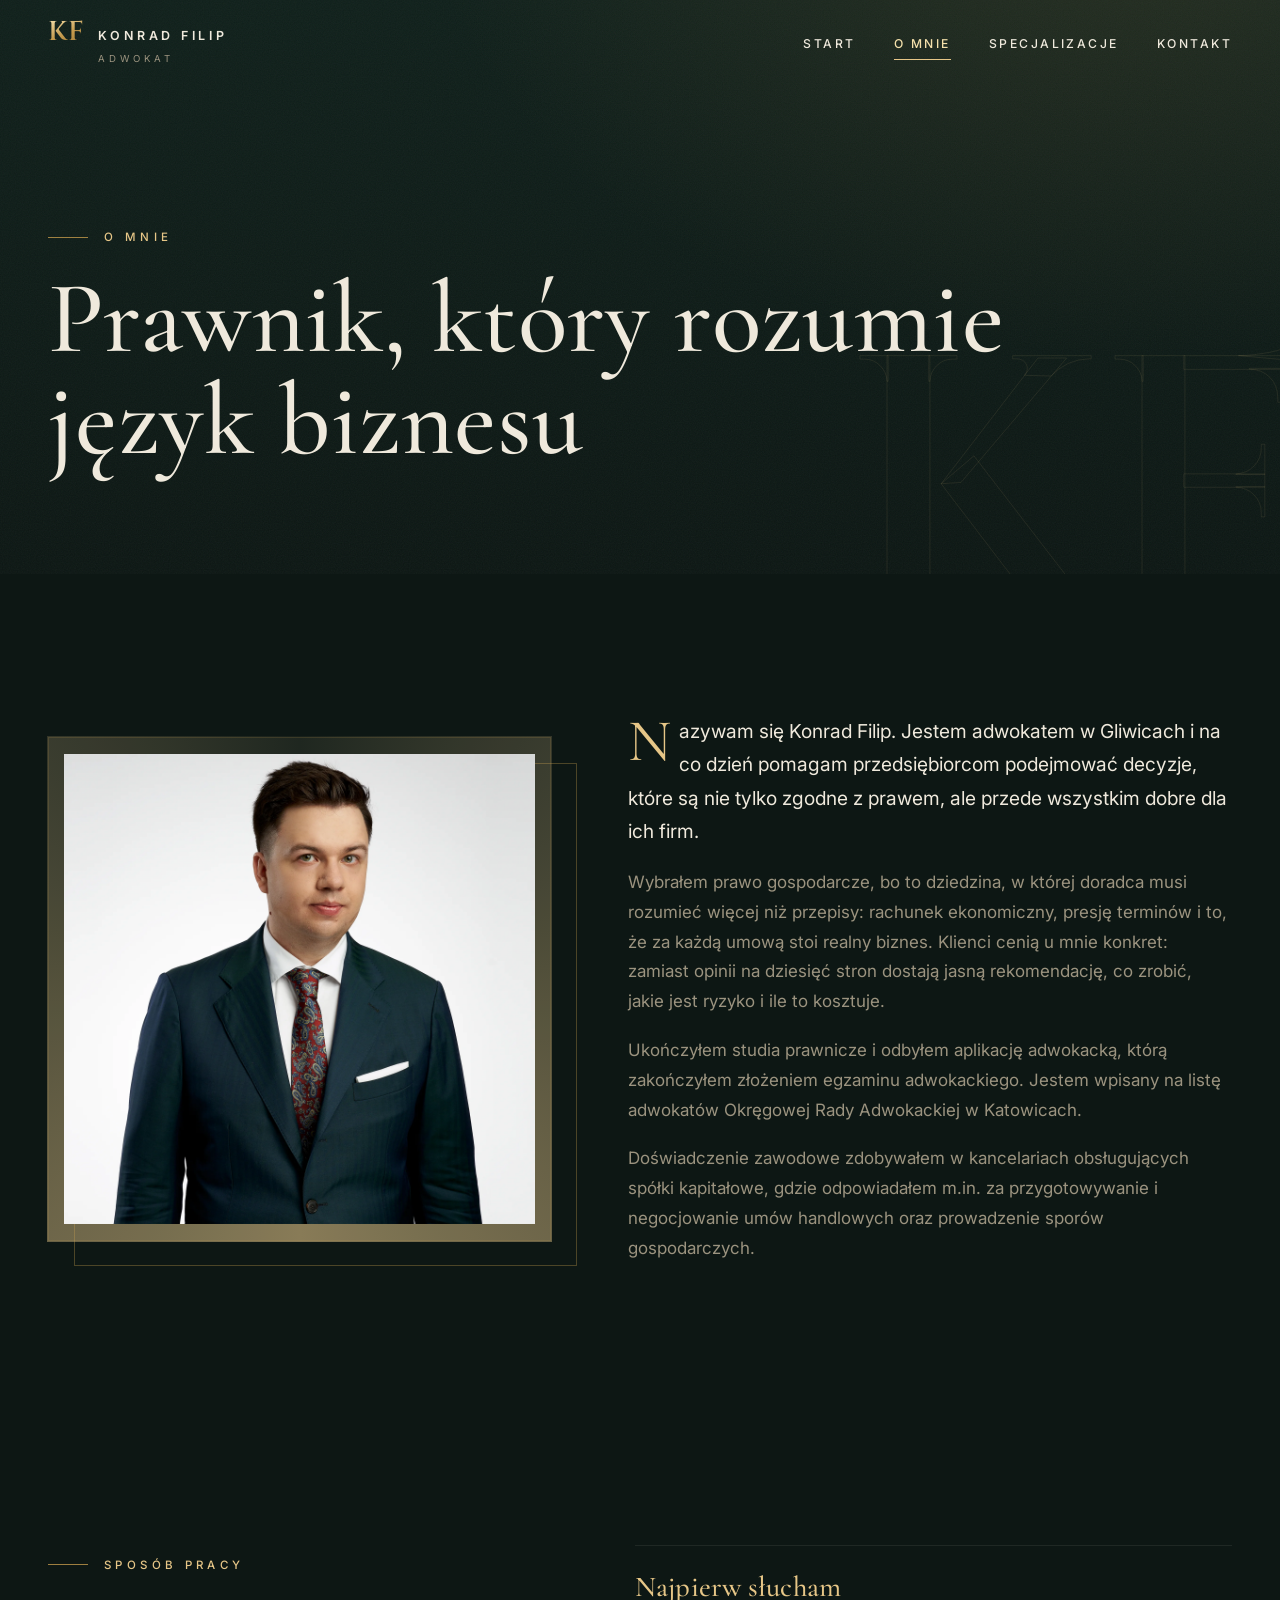
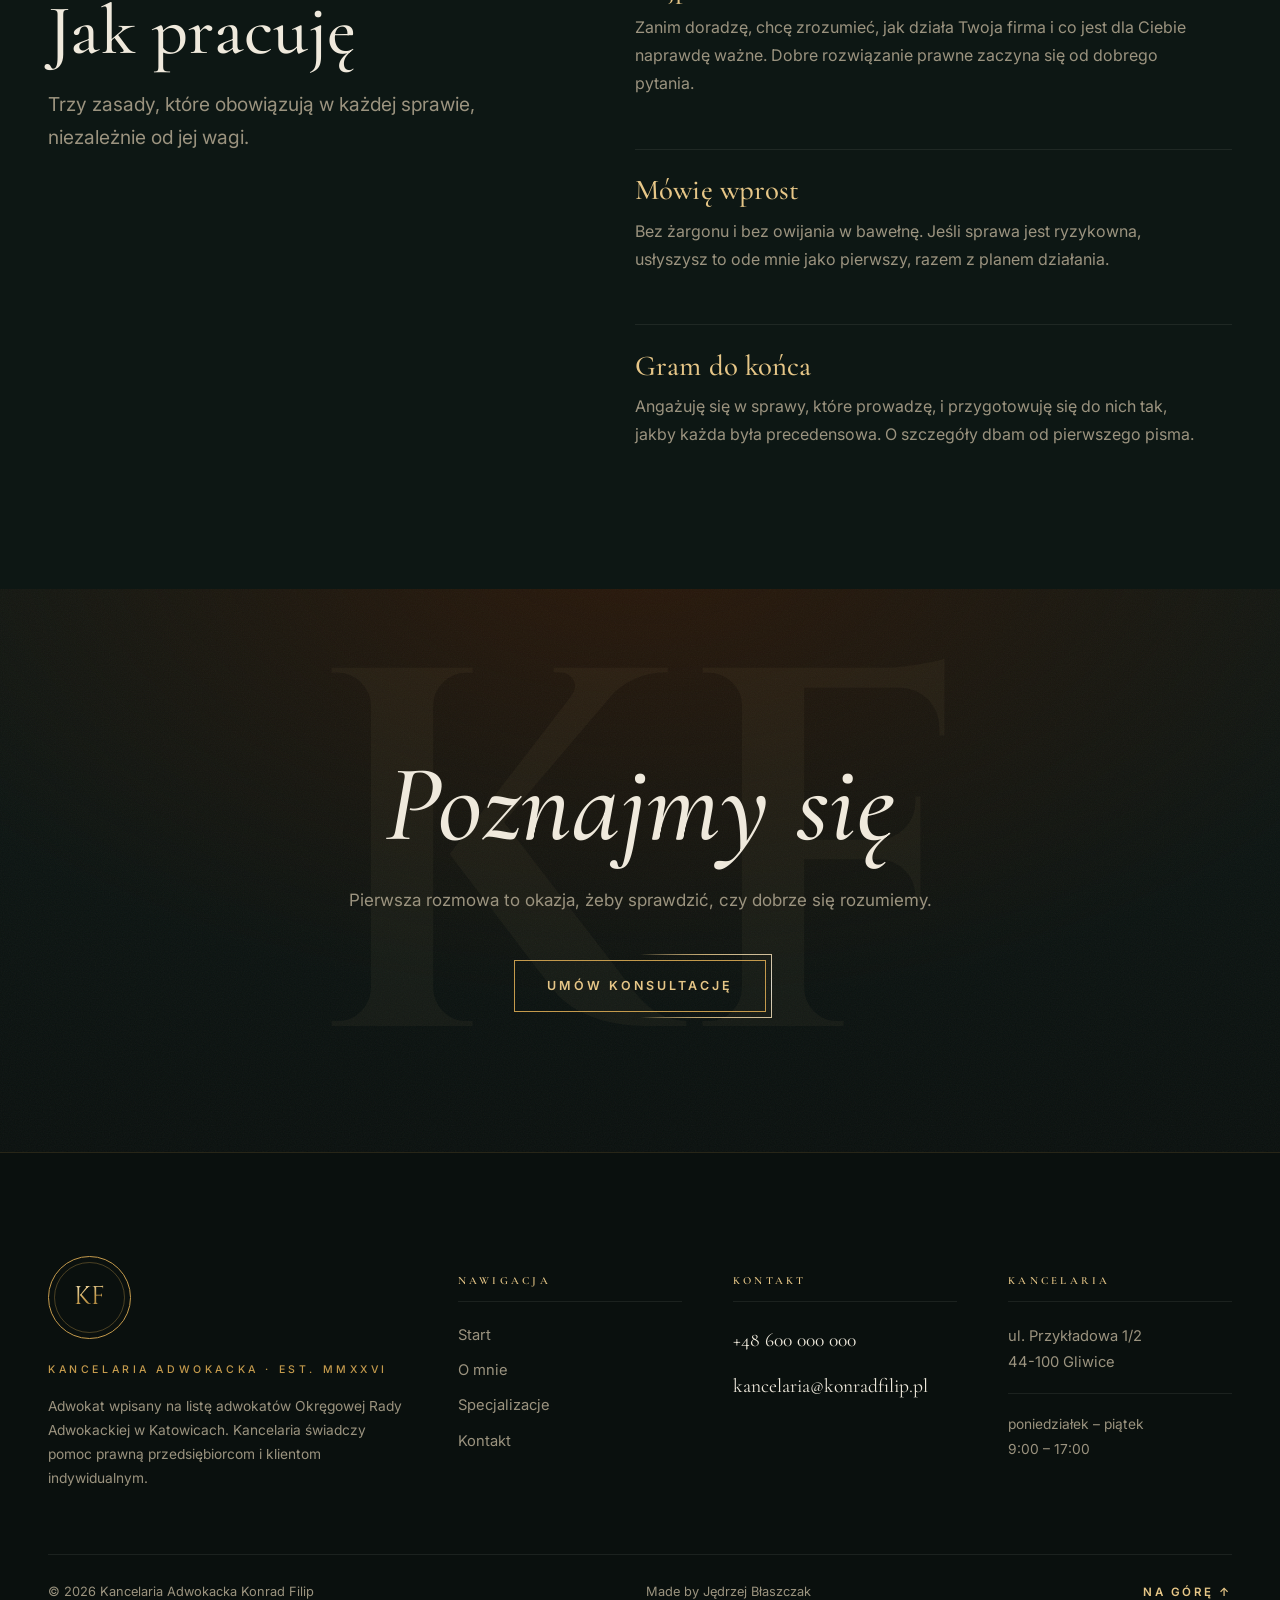
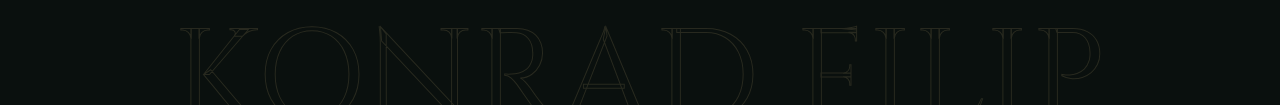
<file: o-mnie/index.html>
<!DOCTYPE html>
<html lang="pl">
<head>
  <meta charset="UTF-8">
  <meta name="viewport" content="width=device-width, initial-scale=1.0">
  <title>O mnie | Adwokat Konrad Filip, Gliwice</title>
  <meta name="description" content="Konrad Filip, adwokat z Gliwic specjalizujący się w prawie gospodarczym. Poznaj doświadczenie, zasady współpracy i sposób prowadzenia spraw.">
  <link rel="canonical" href="https://konradfilip.pl/o-mnie">
  <link rel="icon" href="/favicon.ico" sizes="48x48">
  <link rel="icon" type="image/svg+xml" href="/assets/favicon.svg">
  <link rel="icon" type="image/png" sizes="32x32" href="/assets/icons/favicon-32.png">
  <link rel="icon" type="image/png" sizes="16x16" href="/assets/icons/favicon-16.png">
  <link rel="apple-touch-icon" sizes="180x180" href="/assets/icons/apple-touch-icon.png">
  <link rel="manifest" href="/site.webmanifest">
  <meta name="apple-mobile-web-app-title" content="Adwokat K. Filip">

  <meta property="og:type" content="profile">
  <meta property="og:locale" content="pl_PL">
  <meta property="og:title" content="O mnie | Adwokat Konrad Filip, Gliwice">
  <meta property="og:description" content="Konrad Filip, adwokat z Gliwic specjalizujący się w prawie gospodarczym. Poznaj doświadczenie, zasady współpracy i sposób prowadzenia spraw.">
  <meta property="og:url" content="https://konradfilip.pl/o-mnie">
  <meta property="og:image" content="https://konradfilip.pl/assets/og-image.jpg">
  <meta name="robots" content="index, follow, max-image-preview:large, max-snippet:-1">
  <meta name="author" content="Konrad Filip">
  <meta name="geo.region" content="PL-SL">
  <meta name="geo.placename" content="Gliwice">
  <meta name="geo.position" content="50.2945;18.6714">
  <meta name="ICBM" content="50.2945, 18.6714">
  <meta name="theme-color" content="#0d1714">
  <meta property="og:site_name" content="Adwokat Konrad Filip">
  <meta property="og:image:alt" content="Adwokat Konrad Filip, kancelaria w Gliwicach">
  <meta name="twitter:card" content="summary_large_image">

  <script>if(location.search.indexOf("shot")>-1)document.documentElement.classList.add("shot");</script>
  <link rel="preconnect" href="https://fonts.googleapis.com">
  <link rel="preconnect" href="https://fonts.gstatic.com" crossorigin>
  <link href="https://fonts.googleapis.com/css2?family=Cinzel:wght@400;500&family=Cormorant+Garamond:ital,wght@0,500;0,600;1,500&family=Inter:wght@400;500;600&display=swap" rel="stylesheet">
  <link rel="stylesheet" href="/css/style.css?v=20260822c">
  <script type="application/ld+json">
  {"@context":"https://schema.org","@type":"BreadcrumbList","itemListElement":[
    {"@type":"ListItem","position":1,"name":"Start","item":"https://konradfilip.pl/"},
    {"@type":"ListItem","position":2,"name":"O mnie","item":"https://konradfilip.pl/o-mnie"}]}
  </script>
  <script type="application/ld+json">
  {"@context":"https://schema.org","@type":"Person","name":"Konrad Filip","jobTitle":"Adwokat",
   "url":"https://konradfilip.pl/o-mnie","image":"https://konradfilip.pl/assets/Filip-Konrad-kadr-2.webp",
   "worksFor":{"@type":"LegalService","name":"Kancelaria Adwokacka Konrad Filip","url":"https://konradfilip.pl/"},
   "address":{"@type":"PostalAddress","addressLocality":"Gliwice","addressCountry":"PL"},
   "knowsAbout":["prawo gospodarcze","prawo spółek","umowy handlowe","spory gospodarcze"]}
  </script>
</head>
<body>

  <a class="skip-link" href="#tresc">Przejdź do treści</a>

  <header class="header" id="header">
    <div class="container header__inner">
      <a href="/" class="brand" aria-label="Konrad Filip, strona główna">
        <span class="brand__monogram" aria-hidden="true">KF</span>
        <span class="brand__name">Konrad Filip<small>Adwokat</small></span>
      </a>
      <button class="nav-toggle" aria-expanded="false" aria-controls="nav" aria-label="Menu"><span></span></button>
      <nav class="nav" id="nav" aria-label="Nawigacja główna">
        <a href="/">Start</a>
        <a href="/o-mnie" aria-current="page">O mnie</a>
        <a href="/specjalizacje">Specjalizacje</a>
        <a href="/kontakt">Kontakt</a>
      </nav>
    </div>
  </header>

  <main id="tresc" tabindex="-1">
    <section class="page-hero">
      <div class="container">
        <p class="eyebrow">O mnie</p>
        <h1>Prawnik, który rozumie<br>język biznesu</h1>
      </div>
    </section>

    <section class="section">
      <div class="container split">
        <div class="split__media reveal">
          <img src="/assets/Filip-Konrad-kadr-2.webp" alt="Adwokat Konrad Filip" width="2000" height="2000" loading="lazy">
        </div>
        <div class="prose reveal reveal-d1">
          <p class="lead drop-cap">Nazywam się Konrad Filip. Jestem adwokatem w Gliwicach i na co dzień pomagam przedsiębiorcom podejmować decyzje, które są nie tylko zgodne z prawem, ale przede wszystkim dobre dla ich firm.</p>
          <p>Wybrałem prawo gospodarcze, bo to dziedzina, w której doradca musi rozumieć więcej niż przepisy: rachunek ekonomiczny, presję terminów i to, że za każdą umową stoi realny biznes. Klienci cenią u mnie konkret: zamiast opinii na dziesięć stron dostają jasną rekomendację, co zrobić, jakie jest ryzyko i ile to kosztuje.</p>
          <p>Ukończyłem studia prawnicze<!-- PLACEHOLDER: uczelnia, rok --> i odbyłem aplikację adwokacką<!-- PLACEHOLDER: izba aplikacji -->, którą zakończyłem złożeniem egzaminu adwokackiego. Jestem wpisany na listę adwokatów Okręgowej Rady Adwokackiej<!-- PLACEHOLDER: izba --> w Katowicach.</p>
          <p>Doświadczenie zawodowe zdobywałem w kancelariach obsługujących spółki kapitałowe<!-- PLACEHOLDER: doświadczenie -->, gdzie odpowiadałem m.in. za przygotowywanie i negocjowanie umów handlowych oraz prowadzenie sporów gospodarczych.</p>
        </div>
      </div>
    </section>

    <section class="section">
      <div class="container sticky-split">
        <div class="sticky-split__head">
          <p class="eyebrow reveal">Sposób pracy</p>
          <h2 class="reveal">Jak pracuję</h2>
          <p class="lead reveal">Trzy zasady, które obowiązują w każdej sprawie, niezależnie od jej wagi.</p>
        </div>
        <div class="values">
          <div class="value reveal">
            <h3 class="serif">Najpierw słucham</h3>
            <p>Zanim doradzę, chcę zrozumieć, jak działa Twoja firma i co jest dla Ciebie naprawdę ważne. Dobre rozwiązanie prawne zaczyna się od dobrego pytania.</p>
          </div>
          <div class="value reveal reveal-d1">
            <h3 class="serif">Mówię wprost</h3>
            <p>Bez żargonu i bez owijania w bawełnę. Jeśli sprawa jest ryzykowna, usłyszysz to ode mnie jako pierwszy, razem z planem działania.</p>
          </div>
          <div class="value reveal reveal-d2">
            <h3 class="serif">Gram do końca</h3>
            <p>Angażuję się w sprawy, które prowadzę, i przygotowuję się do nich tak, jakby każda była precedensowa. O szczegóły dbam od pierwszego pisma.</p>
          </div>
        </div>
      </div>
    </section>

    <section class="section cta-band">
      <span class="cta-band__monogram" aria-hidden="true">KF</span>
      <div class="container cta-band__inner">
        <h2 class="reveal">Poznajmy się</h2>
        <p class="reveal">Pierwsza rozmowa to okazja, żeby sprawdzić, czy dobrze się rozumiemy.</p>
        <a class="btn reveal" href="/kontakt">Umów konsultację</a>
      </div>
    </section>
  </main>

  <footer class="footer">
    <div class="container">
      <div class="footer__main">
        <div class="footer__identity">
          <a href="/" class="footer__seal" aria-label="Konrad Filip, strona główna"><span aria-hidden="true">KF</span></a>
          <p class="footer__est">Kancelaria Adwokacka · Est. MMXXVI</p>
          <p class="footer__note">Adwokat wpisany na listę adwokatów Okręgowej Rady Adwokackiej <!-- PLACEHOLDER: izba -->w Katowicach. Kancelaria świadczy pomoc prawną przedsiębiorcom i klientom indywidualnym.</p>
        </div>
        <div class="footer__col">
          <h2 class="footer__h">Nawigacja</h2>
          <ul>
            <li><a href="/">Start</a></li>
            <li><a href="/o-mnie">O mnie</a></li>
            <li><a href="/specjalizacje">Specjalizacje</a></li>
            <li><a href="/kontakt">Kontakt</a></li>
          </ul>
        </div>
        <div class="footer__col">
          <h2 class="footer__h">Kontakt</h2>
          <ul class="footer__contact">
            <!-- PLACEHOLDER: telefon, e-mail -->
            <li><a href="tel:+48600000000">+48 600 000 000</a></li>
            <li><a href="mailto:kancelaria@konradfilip.pl">kancelaria@konradfilip.pl</a></li>
          </ul>
        </div>
        <div class="footer__col">
          <h2 class="footer__h">Kancelaria</h2>
          <!-- PLACEHOLDER: adres -->
          <p>ul. Przykładowa 1/2<br>44-100 Gliwice</p>
          <p class="footer__hours">poniedziałek – piątek<br>9:00 – 17:00</p>
        </div>
      </div>
      <div class="footer__bottom">
        <span>© 2026 Kancelaria Adwokacka Konrad Filip</span>
        <span class="footer__credit">Made by Jędrzej Błaszczak</span>
        <a class="footer__up" href="#tresc">Na górę <span aria-hidden="true">↑</span></a>
      </div>
    </div>
    <div class="footer__wordmark" aria-hidden="true">Konrad Filip</div>
  </footer>

  <script src="/js/main.js?v=20260822c" defer></script>
</body>
</html>
</file>
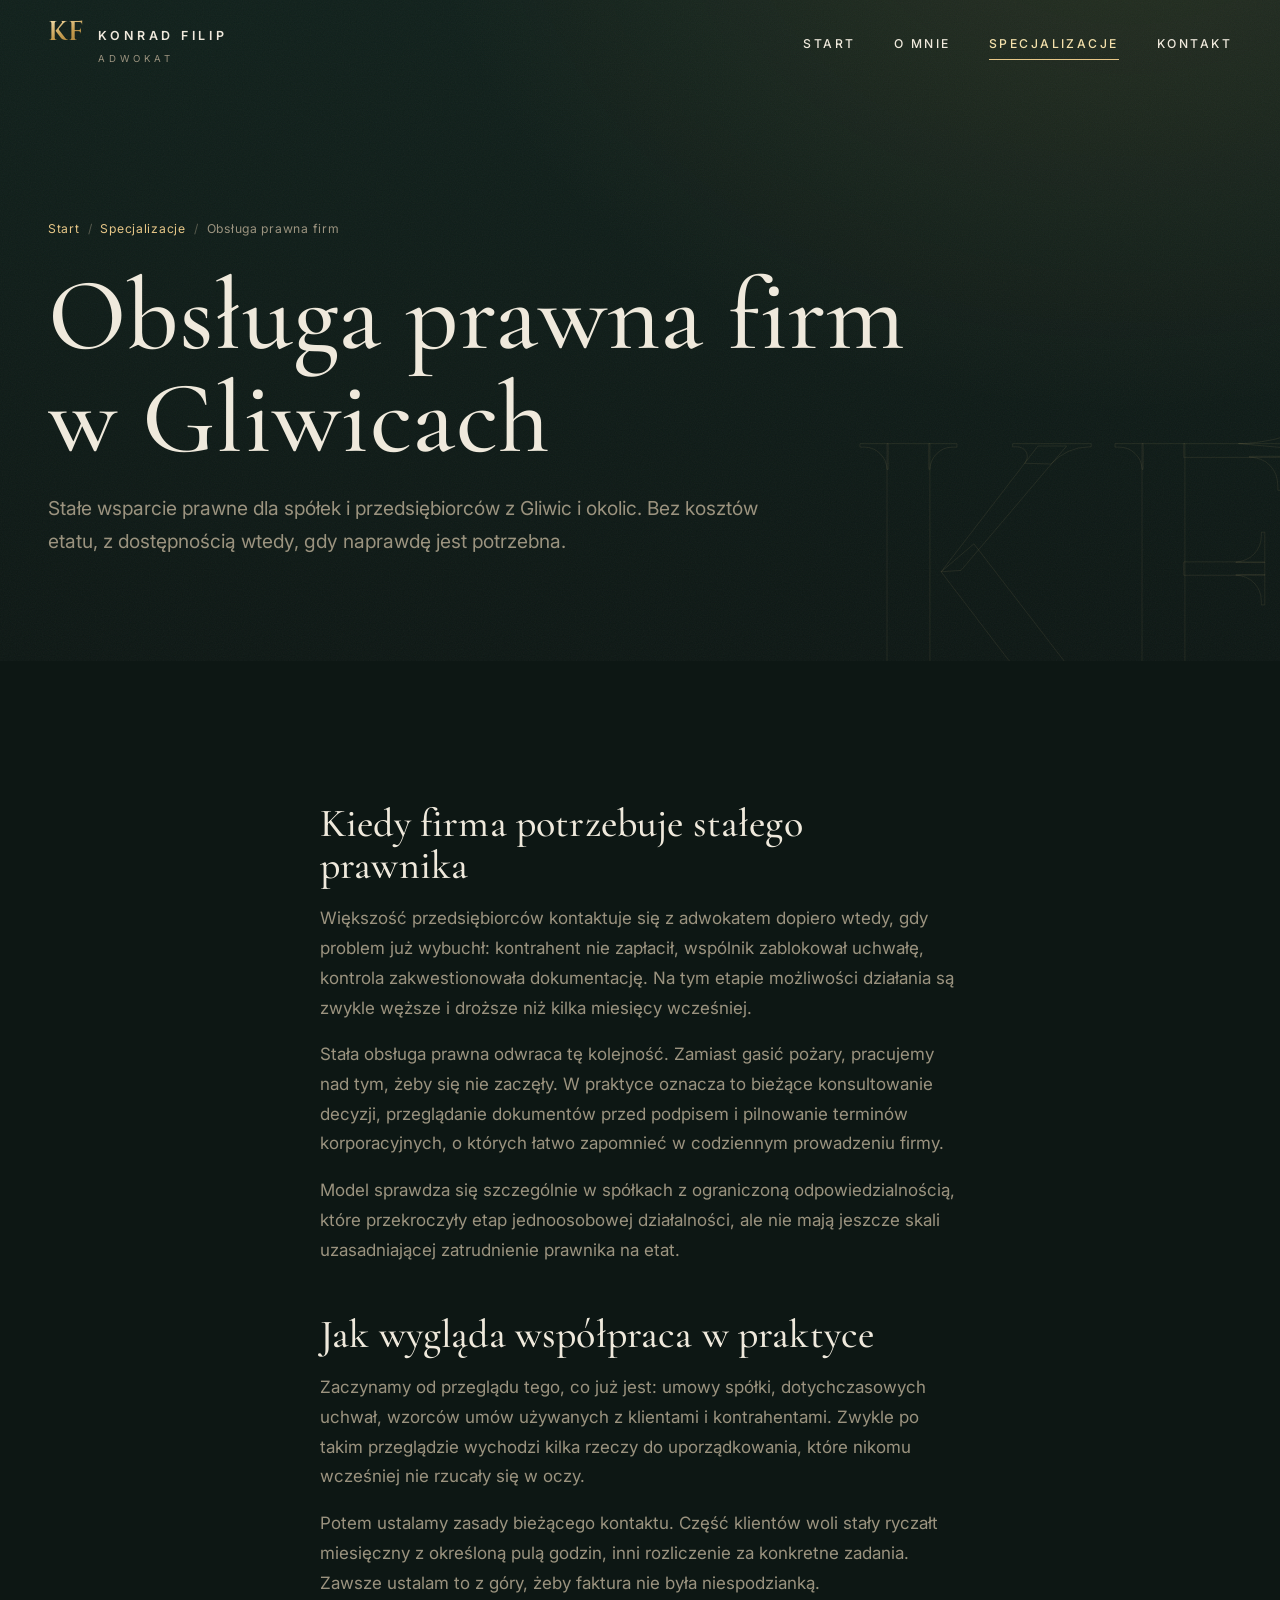
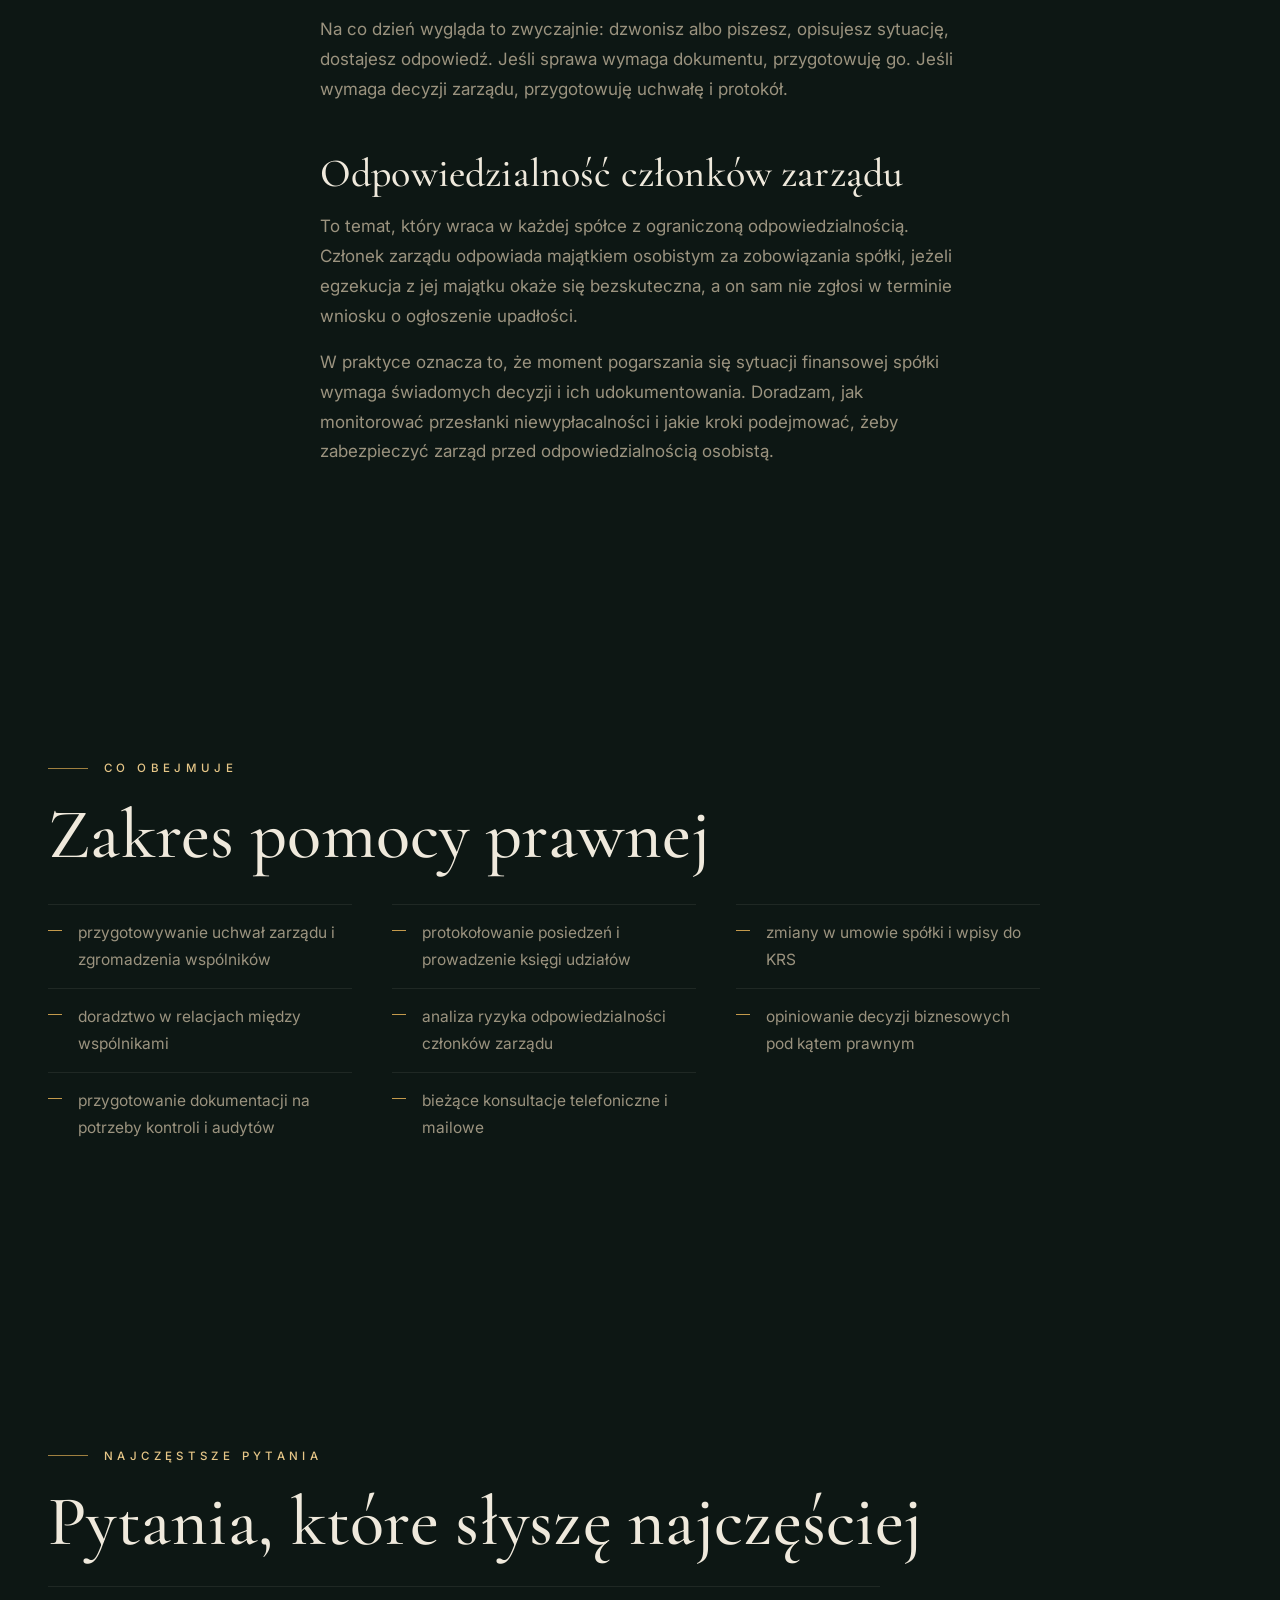
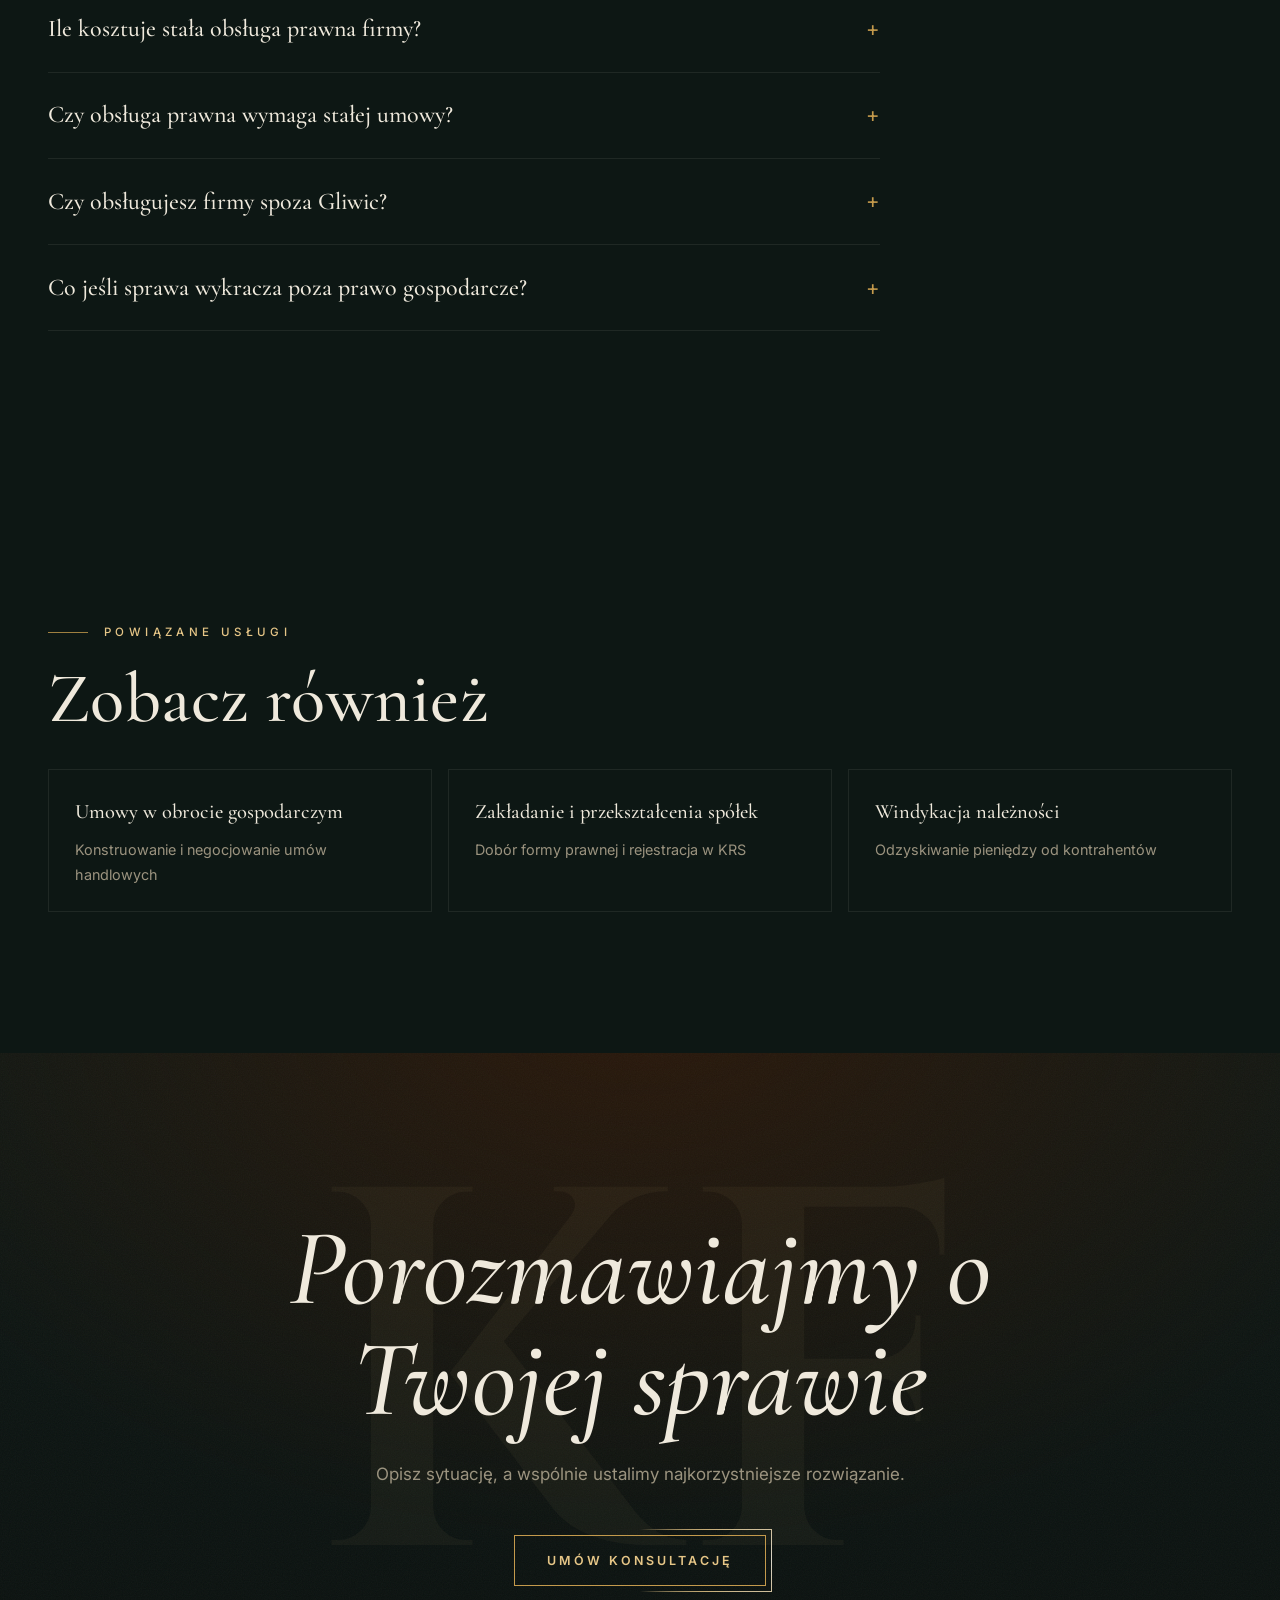
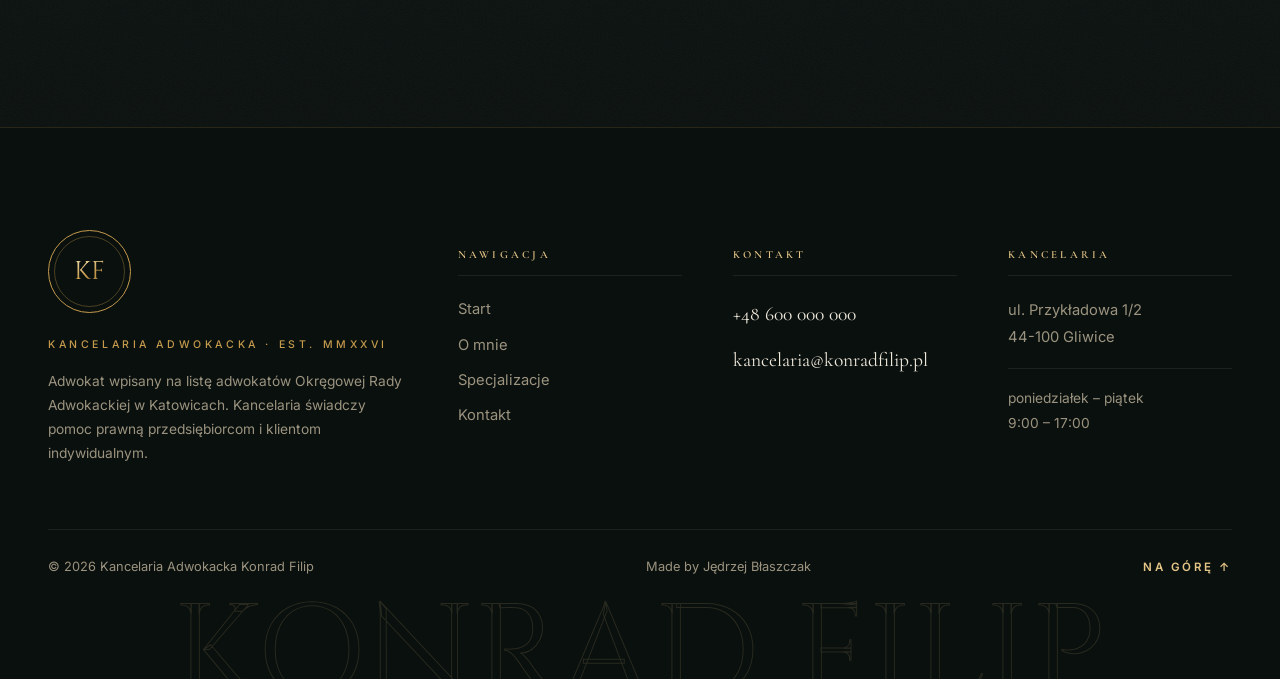
<file: obsluga-prawna-firm-gliwice/index.html>
<!DOCTYPE html>
<html lang="pl">
<head>
  <meta charset="UTF-8">
  <meta name="viewport" content="width=device-width, initial-scale=1.0">
  <title>Obsługa prawna firm Gliwice | Adwokat Konrad Filip</title>
  <meta name="description" content="Stała obsługa prawna firm i spółek w Gliwicach. Uchwały, zgromadzenia wspólników, zmiany w KRS, odpowiedzialność zarządu. Sprawdź, jak wygląda współpraca.">
  <link rel="canonical" href="https://konradfilip.pl/obsluga-prawna-firm-gliwice">
  <link rel="icon" href="/favicon.ico" sizes="48x48">
  <link rel="icon" type="image/svg+xml" href="/assets/favicon.svg">
  <link rel="icon" type="image/png" sizes="32x32" href="/assets/icons/favicon-32.png">
  <link rel="icon" type="image/png" sizes="16x16" href="/assets/icons/favicon-16.png">
  <link rel="apple-touch-icon" sizes="180x180" href="/assets/icons/apple-touch-icon.png">
  <link rel="manifest" href="/site.webmanifest">
  <meta name="apple-mobile-web-app-title" content="Adwokat K. Filip">

  <meta property="og:type" content="website">
  <meta property="og:locale" content="pl_PL">
  <meta property="og:title" content="Obsługa prawna firm Gliwice | Adwokat Konrad Filip">
  <meta property="og:description" content="Stała obsługa prawna firm i spółek w Gliwicach. Uchwały, zgromadzenia wspólników, zmiany w KRS, odpowiedzialność zarządu. Sprawdź, jak wygląda współpraca.">
  <meta property="og:url" content="https://konradfilip.pl/obsluga-prawna-firm-gliwice">
  <meta property="og:image" content="https://konradfilip.pl/assets/og-image.jpg">
  <meta name="robots" content="index, follow, max-image-preview:large, max-snippet:-1">
  <meta name="author" content="Konrad Filip">
  <meta name="geo.region" content="PL-SL">
  <meta name="geo.placename" content="Gliwice">
  <meta name="geo.position" content="50.2945;18.6714">
  <meta name="ICBM" content="50.2945, 18.6714">
  <meta name="theme-color" content="#0d1714">
  <meta property="og:site_name" content="Adwokat Konrad Filip">
  <meta property="og:image:alt" content="Adwokat Konrad Filip, kancelaria w Gliwicach">
  <meta name="twitter:card" content="summary_large_image">

  <script>if(location.search.indexOf("shot")>-1)document.documentElement.classList.add("shot");</script>
  <link rel="preconnect" href="https://fonts.googleapis.com">
  <link rel="preconnect" href="https://fonts.gstatic.com" crossorigin>
  <link href="https://fonts.googleapis.com/css2?family=Cinzel:wght@400;500&family=Cormorant+Garamond:ital,wght@0,500;0,600;1,500&family=Inter:wght@400;500;600&display=swap" rel="stylesheet">
  <link rel="stylesheet" href="/css/style.css?v=20260822c">

  <script type="application/ld+json">
  {"@context": "https://schema.org", "@type": "BreadcrumbList", "itemListElement": [{"@type": "ListItem", "position": 1, "name": "Start", "item": "https://konradfilip.pl/"}, {"@type": "ListItem", "position": 2, "name": "Specjalizacje", "item": "https://konradfilip.pl/specjalizacje"}, {"@type": "ListItem", "position": 3, "name": "Obsługa prawna firm", "item": "https://konradfilip.pl/obsluga-prawna-firm-gliwice"}]}
  </script>
  <script type="application/ld+json">
  {"@context": "https://schema.org", "@type": "Service", "name": "Obsługa prawna firm", "serviceType": "Obsługa prawna firm", "url": "https://konradfilip.pl/obsluga-prawna-firm-gliwice", "description": "Stała obsługa prawna firm i spółek w Gliwicach. Uchwały, zgromadzenia wspólników, zmiany w KRS, odpowiedzialność zarządu. Sprawdź, jak wygląda współpraca.", "provider": {"@type": ["LegalService", "Attorney"], "name": "Kancelaria Adwokacka Konrad Filip", "url": "https://konradfilip.pl/", "telephone": "+48600000000", "address": {"@type": "PostalAddress", "addressLocality": "Gliwice", "postalCode": "44-100", "addressCountry": "PL"}}, "areaServed": [{"@type": "City", "name": "Gliwice"}, {"@type": "AdministrativeArea", "name": "województwo śląskie"}], "availableChannel": {"@type": "ServiceChannel", "serviceUrl": "https://konradfilip.pl/kontakt", "servicePhone": "+48600000000"}}
  </script>
  <script type="application/ld+json">
  {"@context": "https://schema.org", "@type": "FAQPage", "mainEntity": [{"@type": "Question", "name": "Ile kosztuje stała obsługa prawna firmy?", "acceptedAnswer": {"@type": "Answer", "text": "Zasady wynagrodzenia ustalam indywidualnie i zawsze przed rozpoczęciem współpracy. Najczęściej stosowany model to ryczałt miesięczny obejmujący określoną pulę godzin, co pozwala firmie planować ten koszt w budżecie."}}, {"@type": "Question", "name": "Czy obsługa prawna wymaga stałej umowy?", "acceptedAnswer": {"@type": "Answer", "text": "Nie. Część klientów korzysta z pomocy doraźnie, przy konkretnych sprawach. Stała umowa ma sens wtedy, gdy pytania prawne pojawiają się regularnie i zależy Ci na tym, żeby nie zaczynać za każdym razem od wyjaśniania kontekstu firmy."}}, {"@type": "Question", "name": "Czy obsługujesz firmy spoza Gliwic?", "acceptedAnswer": {"@type": "Answer", "text": "Tak. Kancelaria mieści się w Gliwicach, ale pracuję z firmami z całego województwa śląskiego, a przy sprawach niewymagających osobistej obecności również spoza regionu. Spotkania mogą odbywać się online."}}, {"@type": "Question", "name": "Co jeśli sprawa wykracza poza prawo gospodarcze?", "acceptedAnswer": {"@type": "Answer", "text": "Jeżeli zagadnienie wykracza poza mój zakres, mówię o tym wprost i wskazuję specjalistę z odpowiedniej dziedziny. Uważam, że to uczciwsze niż prowadzenie sprawy, w której nie czuję się mocny."}}]}
  </script>
</head>
<body>

  <a class="skip-link" href="#tresc">Przejdź do treści</a>

  <header class="header" id="header">
    <div class="container header__inner">
      <a href="/" class="brand" aria-label="Konrad Filip, strona główna">
        <span class="brand__monogram" aria-hidden="true">KF</span>
        <span class="brand__name">Konrad Filip<small>Adwokat</small></span>
      </a>
      <button class="nav-toggle" aria-expanded="false" aria-controls="nav" aria-label="Menu"><span></span></button>
      <nav class="nav" id="nav" aria-label="Nawigacja główna">
        <a href="/">Start</a>
        <a href="/o-mnie">O mnie</a>
        <a href="/specjalizacje" aria-current="page">Specjalizacje</a>
        <a href="/kontakt">Kontakt</a>
      </nav>
    </div>
  </header>

  <main id="tresc" tabindex="-1">
    <section class="page-hero">
      <div class="container">
        <nav class="crumbs" aria-label="Ścieżka nawigacji">
          <a href="/">Start</a> <span aria-hidden="true">/</span>
          <a href="/specjalizacje">Specjalizacje</a> <span aria-hidden="true">/</span>
          <span aria-current="page">Obsługa prawna firm</span>
        </nav>
        <h1>Obsługa prawna firm<br>w Gliwicach</h1>
        <p class="lead">Stałe wsparcie prawne dla spółek i przedsiębiorców z Gliwic i okolic. Bez kosztów etatu, z dostępnością wtedy, gdy naprawdę jest potrzebna.</p>
      </div>
    </section>

    <section class="section">
      <div class="container prose-wide">
        <h2 class="reveal">Kiedy firma potrzebuje stałego prawnika</h2>
        <p class="reveal">Większość przedsiębiorców kontaktuje się z adwokatem dopiero wtedy, gdy problem już wybuchł: kontrahent nie zapłacił, wspólnik zablokował uchwałę, kontrola zakwestionowała dokumentację. Na tym etapie możliwości działania są zwykle węższe i droższe niż kilka miesięcy wcześniej.</p>
        <p class="reveal">Stała obsługa prawna odwraca tę kolejność. Zamiast gasić pożary, pracujemy nad tym, żeby się nie zaczęły. W praktyce oznacza to bieżące konsultowanie decyzji, przeglądanie dokumentów przed podpisem i pilnowanie terminów korporacyjnych, o których łatwo zapomnieć w codziennym prowadzeniu firmy.</p>
        <p class="reveal">Model sprawdza się szczególnie w spółkach z ograniczoną odpowiedzialnością, które przekroczyły etap jednoosobowej działalności, ale nie mają jeszcze skali uzasadniającej zatrudnienie prawnika na etat.</p>
        <h2 class="reveal">Jak wygląda współpraca w praktyce</h2>
        <p class="reveal">Zaczynamy od przeglądu tego, co już jest: umowy spółki, dotychczasowych uchwał, wzorców umów używanych z klientami i kontrahentami. Zwykle po takim przeglądzie wychodzi kilka rzeczy do uporządkowania, które nikomu wcześniej nie rzucały się w oczy.</p>
        <p class="reveal">Potem ustalamy zasady bieżącego kontaktu. Część klientów woli stały ryczałt miesięczny z określoną pulą godzin, inni rozliczenie za konkretne zadania. Zawsze ustalam to z góry, żeby faktura nie była niespodzianką.</p>
        <p class="reveal">Na co dzień wygląda to zwyczajnie: dzwonisz albo piszesz, opisujesz sytuację, dostajesz odpowiedź. Jeśli sprawa wymaga dokumentu, przygotowuję go. Jeśli wymaga decyzji zarządu, przygotowuję uchwałę i protokół.</p>
        <h2 class="reveal">Odpowiedzialność członków zarządu</h2>
        <p class="reveal">To temat, który wraca w każdej spółce z ograniczoną odpowiedzialnością. Członek zarządu odpowiada majątkiem osobistym za zobowiązania spółki, jeżeli egzekucja z jej majątku okaże się bezskuteczna, a on sam nie zgłosi w terminie wniosku o ogłoszenie upadłości.</p>
        <p class="reveal">W praktyce oznacza to, że moment pogarszania się sytuacji finansowej spółki wymaga świadomych decyzji i ich udokumentowania. Doradzam, jak monitorować przesłanki niewypłacalności i jakie kroki podejmować, żeby zabezpieczyć zarząd przed odpowiedzialnością osobistą.</p>
      </div>
    </section>

    <section class="section" id="zakres">
      <div class="container">
        <p class="eyebrow reveal">Co obejmuje</p>
        <h2 class="reveal">Zakres pomocy prawnej</h2>
        <ul class="zakres reveal">
          <li>przygotowywanie uchwał zarządu i zgromadzenia wspólników</li>
          <li>protokołowanie posiedzeń i prowadzenie księgi udziałów</li>
          <li>zmiany w umowie spółki i wpisy do KRS</li>
          <li>doradztwo w relacjach między wspólnikami</li>
          <li>analiza ryzyka odpowiedzialności członków zarządu</li>
          <li>opiniowanie decyzji biznesowych pod kątem prawnym</li>
          <li>przygotowanie dokumentacji na potrzeby kontroli i audytów</li>
          <li>bieżące konsultacje telefoniczne i mailowe</li>
        </ul>
      </div>
    </section>

    <section class="section" id="faq">
      <div class="container">
        <p class="eyebrow reveal">Najczęstsze pytania</p>
        <h2 class="reveal">Pytania, które słyszę najczęściej</h2>
        <div class="faq">
          <details class="faq__item reveal">
            <summary>Ile kosztuje stała obsługa prawna firmy?</summary>
            <p>Zasady wynagrodzenia ustalam indywidualnie i zawsze przed rozpoczęciem współpracy. Najczęściej stosowany model to ryczałt miesięczny obejmujący określoną pulę godzin, co pozwala firmie planować ten koszt w budżecie.</p>
          </details>
          <details class="faq__item reveal">
            <summary>Czy obsługa prawna wymaga stałej umowy?</summary>
            <p>Nie. Część klientów korzysta z pomocy doraźnie, przy konkretnych sprawach. Stała umowa ma sens wtedy, gdy pytania prawne pojawiają się regularnie i zależy Ci na tym, żeby nie zaczynać za każdym razem od wyjaśniania kontekstu firmy.</p>
          </details>
          <details class="faq__item reveal">
            <summary>Czy obsługujesz firmy spoza Gliwic?</summary>
            <p>Tak. Kancelaria mieści się w Gliwicach, ale pracuję z firmami z całego województwa śląskiego, a przy sprawach niewymagających osobistej obecności również spoza regionu. Spotkania mogą odbywać się online.</p>
          </details>
          <details class="faq__item reveal">
            <summary>Co jeśli sprawa wykracza poza prawo gospodarcze?</summary>
            <p>Jeżeli zagadnienie wykracza poza mój zakres, mówię o tym wprost i wskazuję specjalistę z odpowiedniej dziedziny. Uważam, że to uczciwsze niż prowadzenie sprawy, w której nie czuję się mocny.</p>
          </details>
        </div>
      </div>
    </section>

    <section class="section">
      <div class="container">
        <p class="eyebrow reveal">Powiązane usługi</p>
        <h2 class="reveal">Zobacz również</h2>
        <div class="linki reveal">
          <a class="link-card" href="/umowy-gospodarcze-gliwice"><strong>Umowy w obrocie gospodarczym</strong><span>Konstruowanie i negocjowanie umów handlowych</span></a>
          <a class="link-card" href="/zakladanie-spolki-gliwice"><strong>Zakładanie i przekształcenia spółek</strong><span>Dobór formy prawnej i rejestracja w KRS</span></a>
          <a class="link-card" href="/windykacja-naleznosci-gliwice"><strong>Windykacja należności</strong><span>Odzyskiwanie pieniędzy od kontrahentów</span></a>
        </div>
      </div>
    </section>

    <section class="section cta-band">
      <span class="cta-band__monogram" aria-hidden="true">KF</span>
      <div class="container cta-band__inner">
        <h2 class="reveal">Porozmawiajmy o Twojej sprawie</h2>
        <p class="reveal">Opisz sytuację, a wspólnie ustalimy najkorzystniejsze rozwiązanie.</p>
        <a class="btn reveal" href="/kontakt">Umów konsultację</a>
      </div>
    </section>
  </main>

  <footer class="footer">
    <div class="container">
      <div class="footer__main">
        <div class="footer__identity">
          <a href="/" class="footer__seal" aria-label="Konrad Filip, strona główna"><span aria-hidden="true">KF</span></a>
          <p class="footer__est">Kancelaria Adwokacka · Est. MMXXVI</p>
          <p class="footer__note">Adwokat wpisany na listę adwokatów Okręgowej Rady Adwokackiej <!-- PLACEHOLDER: izba -->w Katowicach. Kancelaria świadczy pomoc prawną przedsiębiorcom i klientom indywidualnym.</p>
        </div>
        <div class="footer__col">
          <h2 class="footer__h">Nawigacja</h2>
          <ul>
            <li><a href="/">Start</a></li>
            <li><a href="/o-mnie">O mnie</a></li>
            <li><a href="/specjalizacje">Specjalizacje</a></li>
            <li><a href="/kontakt">Kontakt</a></li>
          </ul>
        </div>
        <div class="footer__col">
          <h2 class="footer__h">Kontakt</h2>
          <ul class="footer__contact">
            <!-- PLACEHOLDER: telefon, e-mail -->
            <li><a href="tel:+48600000000">+48 600 000 000</a></li>
            <li><a href="mailto:kancelaria@konradfilip.pl">kancelaria@konradfilip.pl</a></li>
          </ul>
        </div>
        <div class="footer__col">
          <h2 class="footer__h">Kancelaria</h2>
          <!-- PLACEHOLDER: adres -->
          <p>ul. Przykładowa 1/2<br>44-100 Gliwice</p>
          <p class="footer__hours">poniedziałek – piątek<br>9:00 – 17:00</p>
        </div>
      </div>
      <div class="footer__bottom">
        <span>© 2026 Kancelaria Adwokacka Konrad Filip</span>
        <span class="footer__credit">Made by Jędrzej Błaszczak</span>
        <a class="footer__up" href="#tresc">Na górę <span aria-hidden="true">↑</span></a>
      </div>
    </div>
    <div class="footer__wordmark" aria-hidden="true">Konrad Filip</div>
  </footer>

  <script src="/js/main.js?v=20260822c" defer></script>
</body>
</html>
</file>
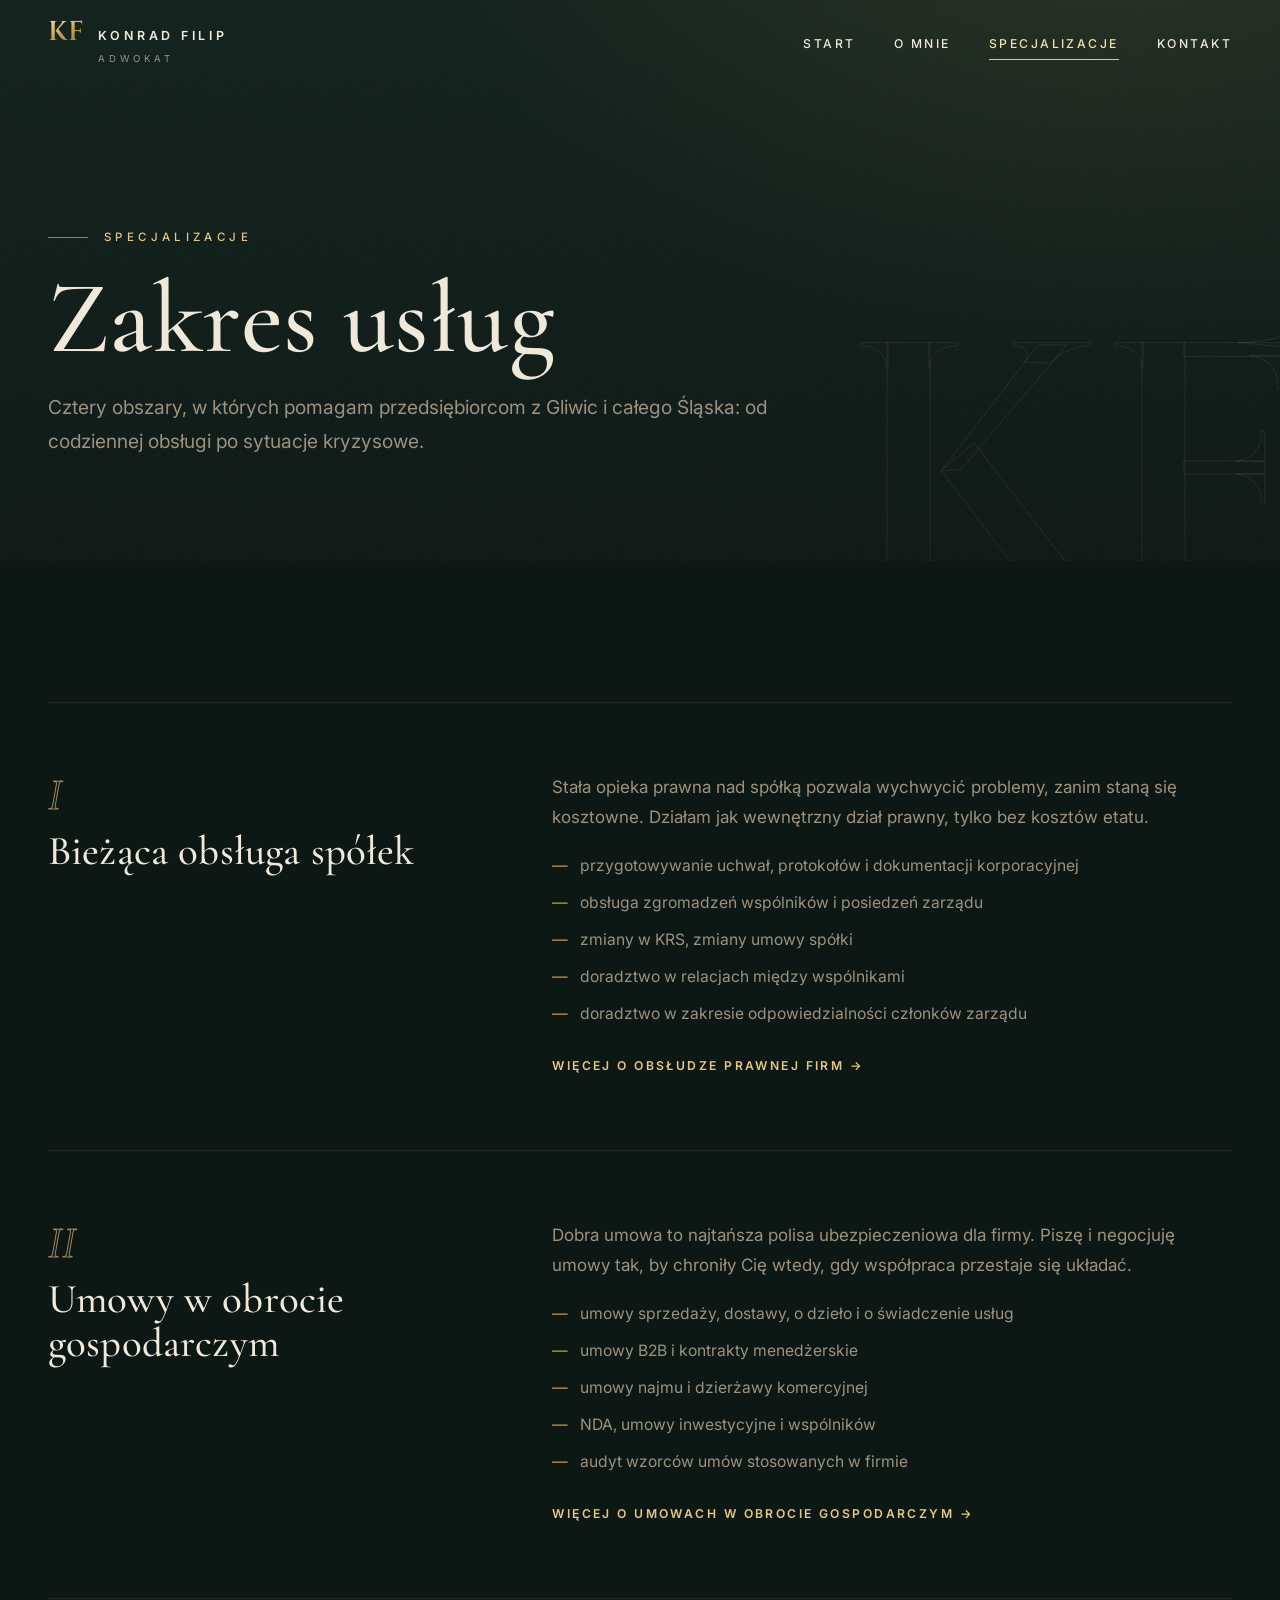
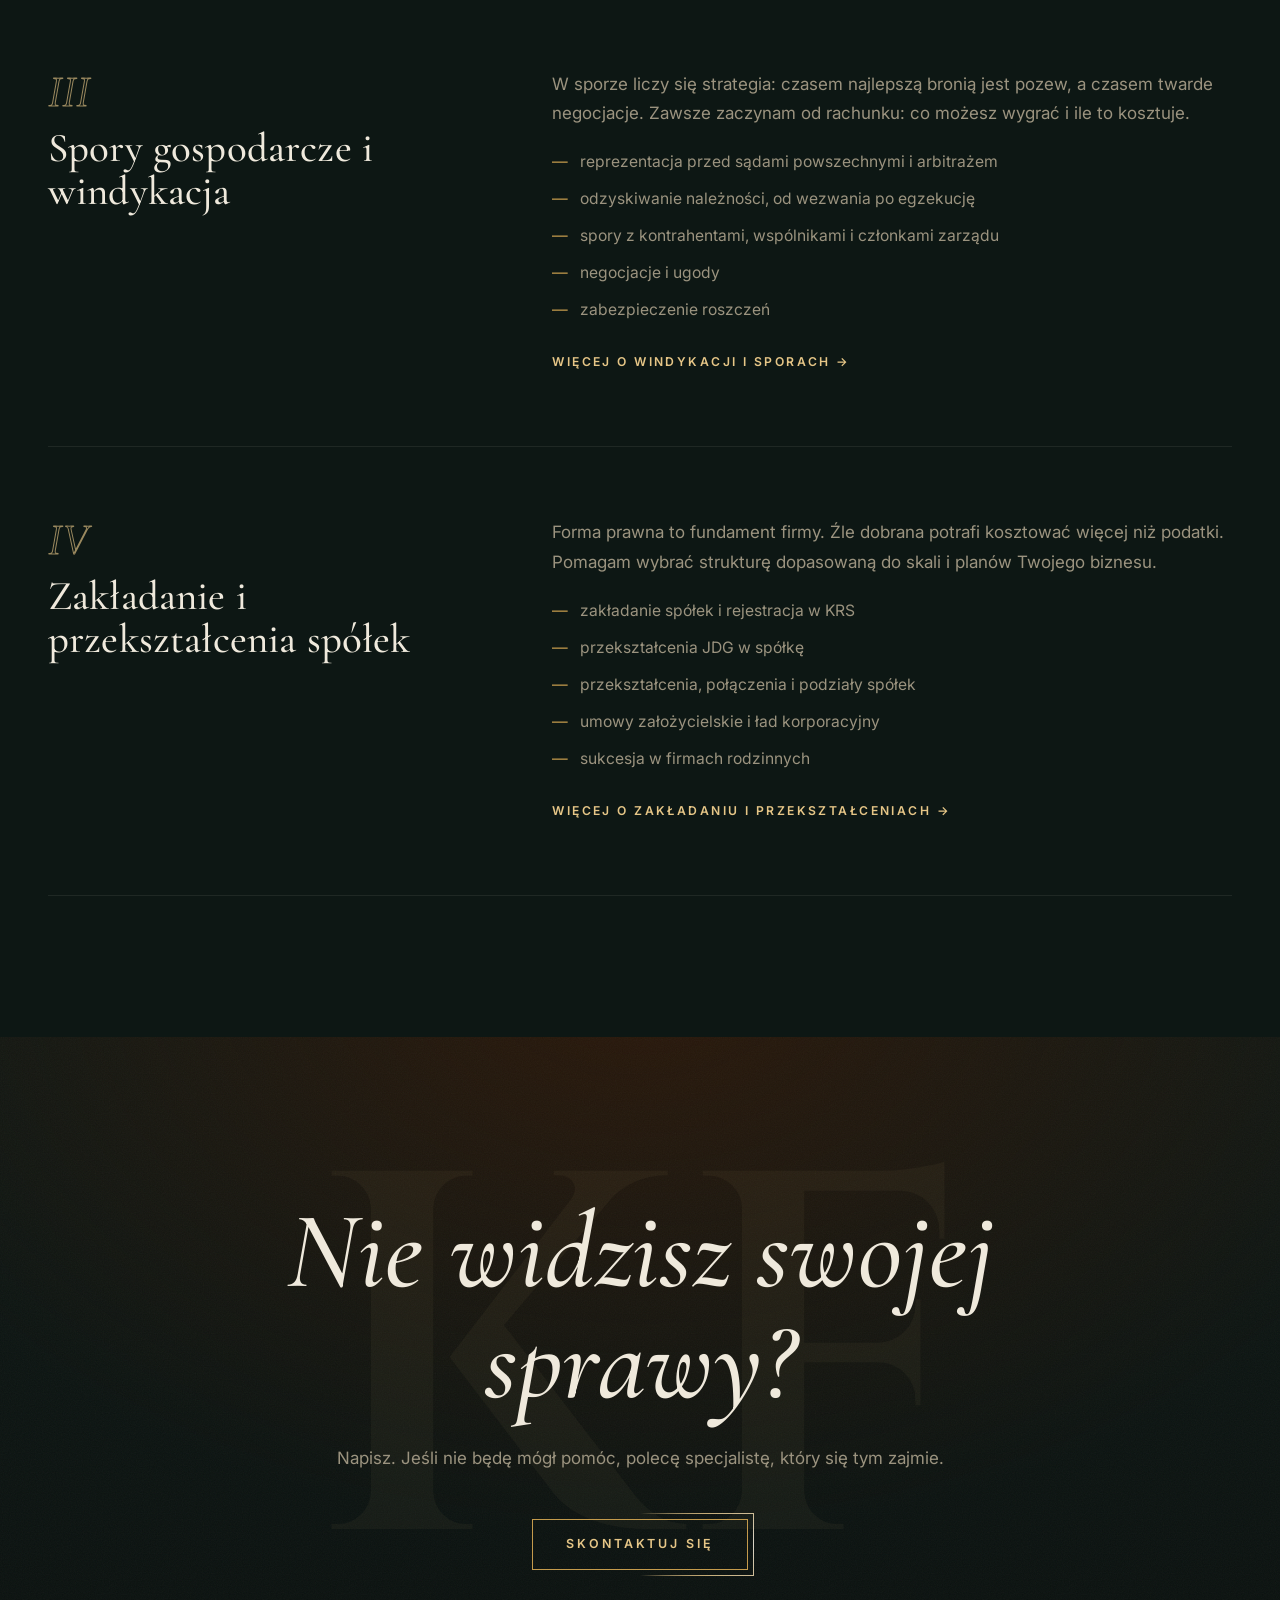
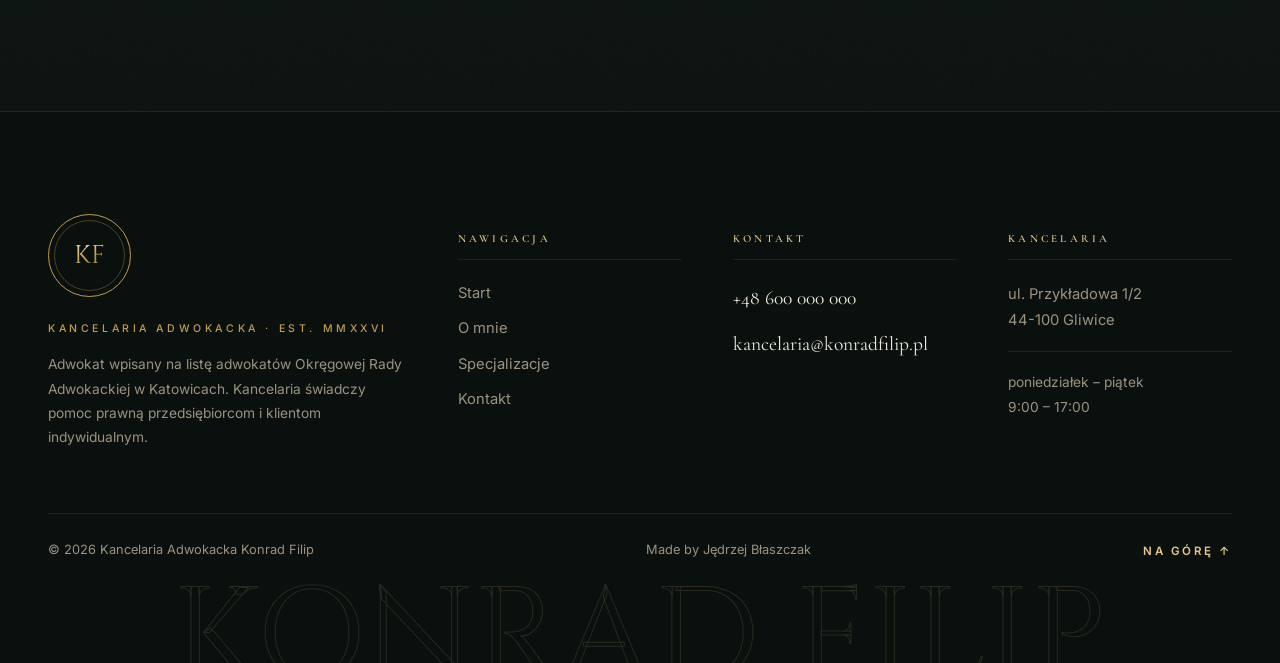
<file: specjalizacje/index.html>
<!DOCTYPE html>
<html lang="pl">
<head>
  <meta charset="UTF-8">
  <meta name="viewport" content="width=device-width, initial-scale=1.0">
  <title>Specjalizacje | Adwokat Gliwice, prawo spółek, umowy, spory</title>
  <meta name="description" content="Zakres usług adwokata w Gliwicach: bieżąca obsługa spółek, umowy w obrocie gospodarczym, spory gospodarcze i windykacja, zakładanie i przekształcenia spółek.">
  <link rel="canonical" href="https://konradfilip.pl/specjalizacje">
  <link rel="icon" href="/favicon.ico" sizes="48x48">
  <link rel="icon" type="image/svg+xml" href="/assets/favicon.svg">
  <link rel="icon" type="image/png" sizes="32x32" href="/assets/icons/favicon-32.png">
  <link rel="icon" type="image/png" sizes="16x16" href="/assets/icons/favicon-16.png">
  <link rel="apple-touch-icon" sizes="180x180" href="/assets/icons/apple-touch-icon.png">
  <link rel="manifest" href="/site.webmanifest">
  <meta name="apple-mobile-web-app-title" content="Adwokat K. Filip">

  <meta property="og:type" content="website">
  <meta property="og:locale" content="pl_PL">
  <meta property="og:title" content="Specjalizacje | Adwokat Gliwice, prawo spółek, umowy, spory">
  <meta property="og:description" content="Zakres usług adwokata w Gliwicach: bieżąca obsługa spółek, umowy w obrocie gospodarczym, spory gospodarcze i windykacja, zakładanie i przekształcenia spółek.">
  <meta property="og:url" content="https://konradfilip.pl/specjalizacje">
  <meta property="og:image" content="https://konradfilip.pl/assets/og-image.jpg">
  <meta name="robots" content="index, follow, max-image-preview:large, max-snippet:-1">
  <meta name="author" content="Konrad Filip">
  <meta name="geo.region" content="PL-SL">
  <meta name="geo.placename" content="Gliwice">
  <meta name="geo.position" content="50.2945;18.6714">
  <meta name="ICBM" content="50.2945, 18.6714">
  <meta name="theme-color" content="#0d1714">
  <meta property="og:site_name" content="Adwokat Konrad Filip">
  <meta property="og:image:alt" content="Adwokat Konrad Filip, kancelaria w Gliwicach">
  <meta name="twitter:card" content="summary_large_image">

  <script>if(location.search.indexOf("shot")>-1)document.documentElement.classList.add("shot");</script>
  <link rel="preconnect" href="https://fonts.googleapis.com">
  <link rel="preconnect" href="https://fonts.gstatic.com" crossorigin>
  <link href="https://fonts.googleapis.com/css2?family=Cinzel:wght@400;500&family=Cormorant+Garamond:ital,wght@0,500;0,600;1,500&family=Inter:wght@400;500;600&display=swap" rel="stylesheet">
  <link rel="stylesheet" href="/css/style.css?v=20260822c">
  <script type="application/ld+json">
  {"@context":"https://schema.org","@type":"BreadcrumbList","itemListElement":[
    {"@type":"ListItem","position":1,"name":"Start","item":"https://konradfilip.pl/"},
    {"@type":"ListItem","position":2,"name":"Specjalizacje","item":"https://konradfilip.pl/specjalizacje"}]}
  </script>
  <script type="application/ld+json">
  {"@context":"https://schema.org","@type":"ItemList","name":"Zakres usług adwokata w Gliwicach","itemListElement":[
    {"@type":"Service","name":"Bieżąca obsługa spółek","serviceType":"Bieżąca obsługa spółek","url":"https://konradfilip.pl/specjalizacje#obsluga-spolek","description":"Stała opieka prawna nad spółką: uchwały, zgromadzenia wspólników, zmiany w KRS, doradztwo korporacyjne.","provider":{"@type":"LegalService","name":"Kancelaria Adwokacka Konrad Filip","url":"https://konradfilip.pl/"},"areaServed":{"@type":"City","name":"Gliwice"}},
    {"@type":"Service","name":"Umowy w obrocie gospodarczym","serviceType":"Umowy w obrocie gospodarczym","url":"https://konradfilip.pl/specjalizacje#umowy","description":"Przygotowywanie, opiniowanie i negocjowanie umów handlowych, B2B, najmu komercyjnego, NDA i umów inwestycyjnych.","provider":{"@type":"LegalService","name":"Kancelaria Adwokacka Konrad Filip","url":"https://konradfilip.pl/"},"areaServed":{"@type":"City","name":"Gliwice"}},
    {"@type":"Service","name":"Spory gospodarcze i windykacja","serviceType":"Spory gospodarcze i windykacja","url":"https://konradfilip.pl/specjalizacje#spory","description":"Reprezentacja przed sądami i arbitrażem, odzyskiwanie należności, zabezpieczenie roszczeń, negocjacje i ugody.","provider":{"@type":"LegalService","name":"Kancelaria Adwokacka Konrad Filip","url":"https://konradfilip.pl/"},"areaServed":{"@type":"City","name":"Gliwice"}},
    {"@type":"Service","name":"Zakładanie i przekształcenia spółek","serviceType":"Zakładanie i przekształcenia spółek","url":"https://konradfilip.pl/specjalizacje#przeksztalcenia","description":"Dobór formy prawnej, rejestracja w KRS, przekształcenia JDG w spółkę, połączenia i podziały, sukcesja.","provider":{"@type":"LegalService","name":"Kancelaria Adwokacka Konrad Filip","url":"https://konradfilip.pl/"},"areaServed":{"@type":"City","name":"Gliwice"}}]}
  </script>
</head>
<body>

  <a class="skip-link" href="#tresc">Przejdź do treści</a>

  <header class="header" id="header">
    <div class="container header__inner">
      <a href="/" class="brand" aria-label="Konrad Filip, strona główna">
        <span class="brand__monogram" aria-hidden="true">KF</span>
        <span class="brand__name">Konrad Filip<small>Adwokat</small></span>
      </a>
      <button class="nav-toggle" aria-expanded="false" aria-controls="nav" aria-label="Menu"><span></span></button>
      <nav class="nav" id="nav" aria-label="Nawigacja główna">
        <a href="/">Start</a>
        <a href="/o-mnie">O mnie</a>
        <a href="/specjalizacje" aria-current="page">Specjalizacje</a>
        <a href="/kontakt">Kontakt</a>
      </nav>
    </div>
  </header>

  <main id="tresc" tabindex="-1">
    <section class="page-hero">
      <div class="container">
        <p class="eyebrow">Specjalizacje</p>
        <h1>Zakres usług</h1>
        <p class="lead">Cztery obszary, w których pomagam przedsiębiorcom z Gliwic i całego Śląska: od codziennej obsługi po sytuacje kryzysowe.</p>
      </div>
    </section>

    <section class="section">
      <div class="container">

        <article class="spec-block" id="obsluga-spolek">
          <div class="spec-block__head reveal">
            <span class="card__num">I</span>
            <h2 class="serif">Bieżąca obsługa spółek</h2>
          </div>
          <div class="spec-block__body reveal reveal-d1">
            <p>Stała opieka prawna nad spółką pozwala wychwycić problemy, zanim staną się kosztowne. Działam jak wewnętrzny dział prawny, tylko bez kosztów etatu.</p>
            <ul>
              <li>przygotowywanie uchwał, protokołów i dokumentacji korporacyjnej</li>
              <li>obsługa zgromadzeń wspólników i posiedzeń zarządu</li>
              <li>zmiany w KRS, zmiany umowy spółki</li>
              <li>doradztwo w relacjach między wspólnikami</li>
              <li>doradztwo w zakresie odpowiedzialności członków zarządu</li>
            </ul>
            <p style="margin-top:1.4rem"><a class="wiecej" href="/obsluga-prawna-firm-gliwice">Więcej o obsłudze prawnej firm <span aria-hidden="true">&rarr;</span></a></p>
          </div>
      
        </article>

        <article class="spec-block" id="umowy">
          <div class="spec-block__head reveal">
            <span class="card__num">II</span>
            <h2 class="serif">Umowy w obrocie gospodarczym</h2>
          </div>
          <div class="spec-block__body reveal reveal-d1">
            <p>Dobra umowa to najtańsza polisa ubezpieczeniowa dla firmy. Piszę i negocjuję umowy tak, by chroniły Cię wtedy, gdy współpraca przestaje się układać.</p>
            <ul>
              <li>umowy sprzedaży, dostawy, o dzieło i o świadczenie usług</li>
              <li>umowy B2B i kontrakty menedżerskie</li>
              <li>umowy najmu i dzierżawy komercyjnej</li>
              <li>NDA, umowy inwestycyjne i wspólników</li>
              <li>audyt wzorców umów stosowanych w firmie</li>
            </ul>
            <p style="margin-top:1.4rem"><a class="wiecej" href="/umowy-gospodarcze-gliwice">Więcej o umowach w obrocie gospodarczym <span aria-hidden="true">&rarr;</span></a></p>
          </div>
      
        </article>

        <article class="spec-block" id="spory">
          <div class="spec-block__head reveal">
            <span class="card__num">III</span>
            <h2 class="serif">Spory gospodarcze i windykacja</h2>
          </div>
          <div class="spec-block__body reveal reveal-d1">
            <p>W sporze liczy się strategia: czasem najlepszą bronią jest pozew, a czasem twarde negocjacje. Zawsze zaczynam od rachunku: co możesz wygrać i ile to kosztuje.</p>
            <ul>
              <li>reprezentacja przed sądami powszechnymi i arbitrażem</li>
              <li>odzyskiwanie należności, od wezwania po egzekucję</li>
              <li>spory z kontrahentami, wspólnikami i członkami zarządu</li>
              <li>negocjacje i ugody</li>
              <li>zabezpieczenie roszczeń</li>
            </ul>
            <p style="margin-top:1.4rem"><a class="wiecej" href="/windykacja-naleznosci-gliwice">Więcej o windykacji i sporach <span aria-hidden="true">&rarr;</span></a></p>
          </div>
      
        </article>

        <article class="spec-block" id="przeksztalcenia">
          <div class="spec-block__head reveal">
            <span class="card__num">IV</span>
            <h2 class="serif">Zakładanie i przekształcenia spółek</h2>
          </div>
          <div class="spec-block__body reveal reveal-d1">
            <p>Forma prawna to fundament firmy. Źle dobrana potrafi kosztować więcej niż podatki. Pomagam wybrać strukturę dopasowaną do skali i planów Twojego biznesu.</p>
            <ul>
              <li>zakładanie spółek i rejestracja w KRS</li>
              <li>przekształcenia JDG w spółkę</li>
              <li>przekształcenia, połączenia i podziały spółek</li>
              <li>umowy założycielskie i ład korporacyjny</li>
              <li>sukcesja w firmach rodzinnych</li>
            </ul>
            <p style="margin-top:1.4rem"><a class="wiecej" href="/zakladanie-spolki-gliwice">Więcej o zakładaniu i przekształceniach <span aria-hidden="true">&rarr;</span></a></p>
          </div>
      
        </article>

      </div>
    </section>

    <section class="section cta-band">
      <span class="cta-band__monogram" aria-hidden="true">KF</span>
      <div class="container cta-band__inner">
        <h2 class="reveal">Nie widzisz swojej sprawy?</h2>
        <p class="reveal">Napisz. Jeśli nie będę mógł pomóc, polecę specjalistę, który się tym zajmie.</p>
        <a class="btn reveal" href="/kontakt">Skontaktuj się</a>
      </div>
    </section>
  </main>

  <footer class="footer">
    <div class="container">
      <div class="footer__main">
        <div class="footer__identity">
          <a href="/" class="footer__seal" aria-label="Konrad Filip, strona główna"><span aria-hidden="true">KF</span></a>
          <p class="footer__est">Kancelaria Adwokacka · Est. MMXXVI</p>
          <p class="footer__note">Adwokat wpisany na listę adwokatów Okręgowej Rady Adwokackiej <!-- PLACEHOLDER: izba -->w Katowicach. Kancelaria świadczy pomoc prawną przedsiębiorcom i klientom indywidualnym.</p>
        </div>
        <div class="footer__col">
          <h2 class="footer__h">Nawigacja</h2>
          <ul>
            <li><a href="/">Start</a></li>
            <li><a href="/o-mnie">O mnie</a></li>
            <li><a href="/specjalizacje">Specjalizacje</a></li>
            <li><a href="/kontakt">Kontakt</a></li>
          </ul>
        </div>
        <div class="footer__col">
          <h2 class="footer__h">Kontakt</h2>
          <ul class="footer__contact">
            <!-- PLACEHOLDER: telefon, e-mail -->
            <li><a href="tel:+48600000000">+48 600 000 000</a></li>
            <li><a href="mailto:kancelaria@konradfilip.pl">kancelaria@konradfilip.pl</a></li>
          </ul>
        </div>
        <div class="footer__col">
          <h2 class="footer__h">Kancelaria</h2>
          <!-- PLACEHOLDER: adres -->
          <p>ul. Przykładowa 1/2<br>44-100 Gliwice</p>
          <p class="footer__hours">poniedziałek – piątek<br>9:00 – 17:00</p>
        </div>
      </div>
      <div class="footer__bottom">
        <span>© 2026 Kancelaria Adwokacka Konrad Filip</span>
        <span class="footer__credit">Made by Jędrzej Błaszczak</span>
        <a class="footer__up" href="#tresc">Na górę <span aria-hidden="true">↑</span></a>
      </div>
    </div>
    <div class="footer__wordmark" aria-hidden="true">Konrad Filip</div>
  </footer>

  <script src="/js/main.js?v=20260822c" defer></script>
</body>
</html>
</file>
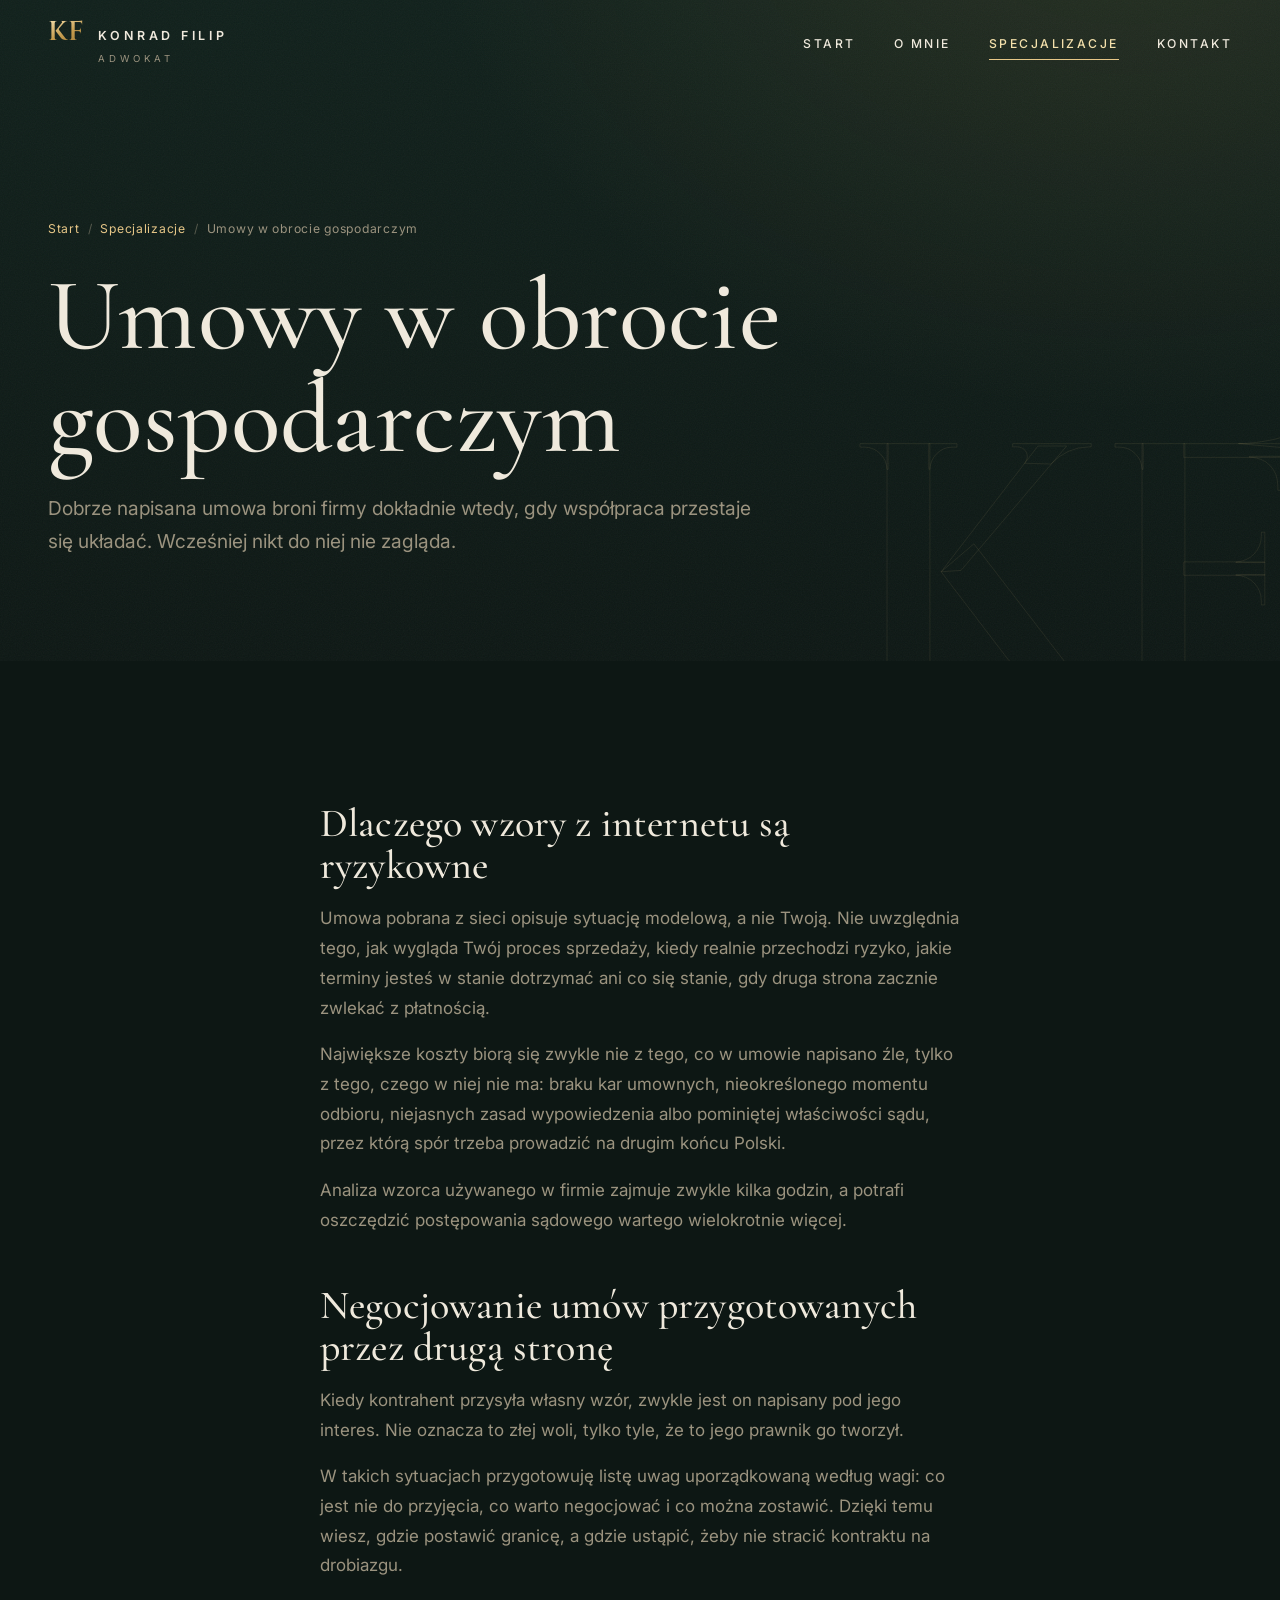
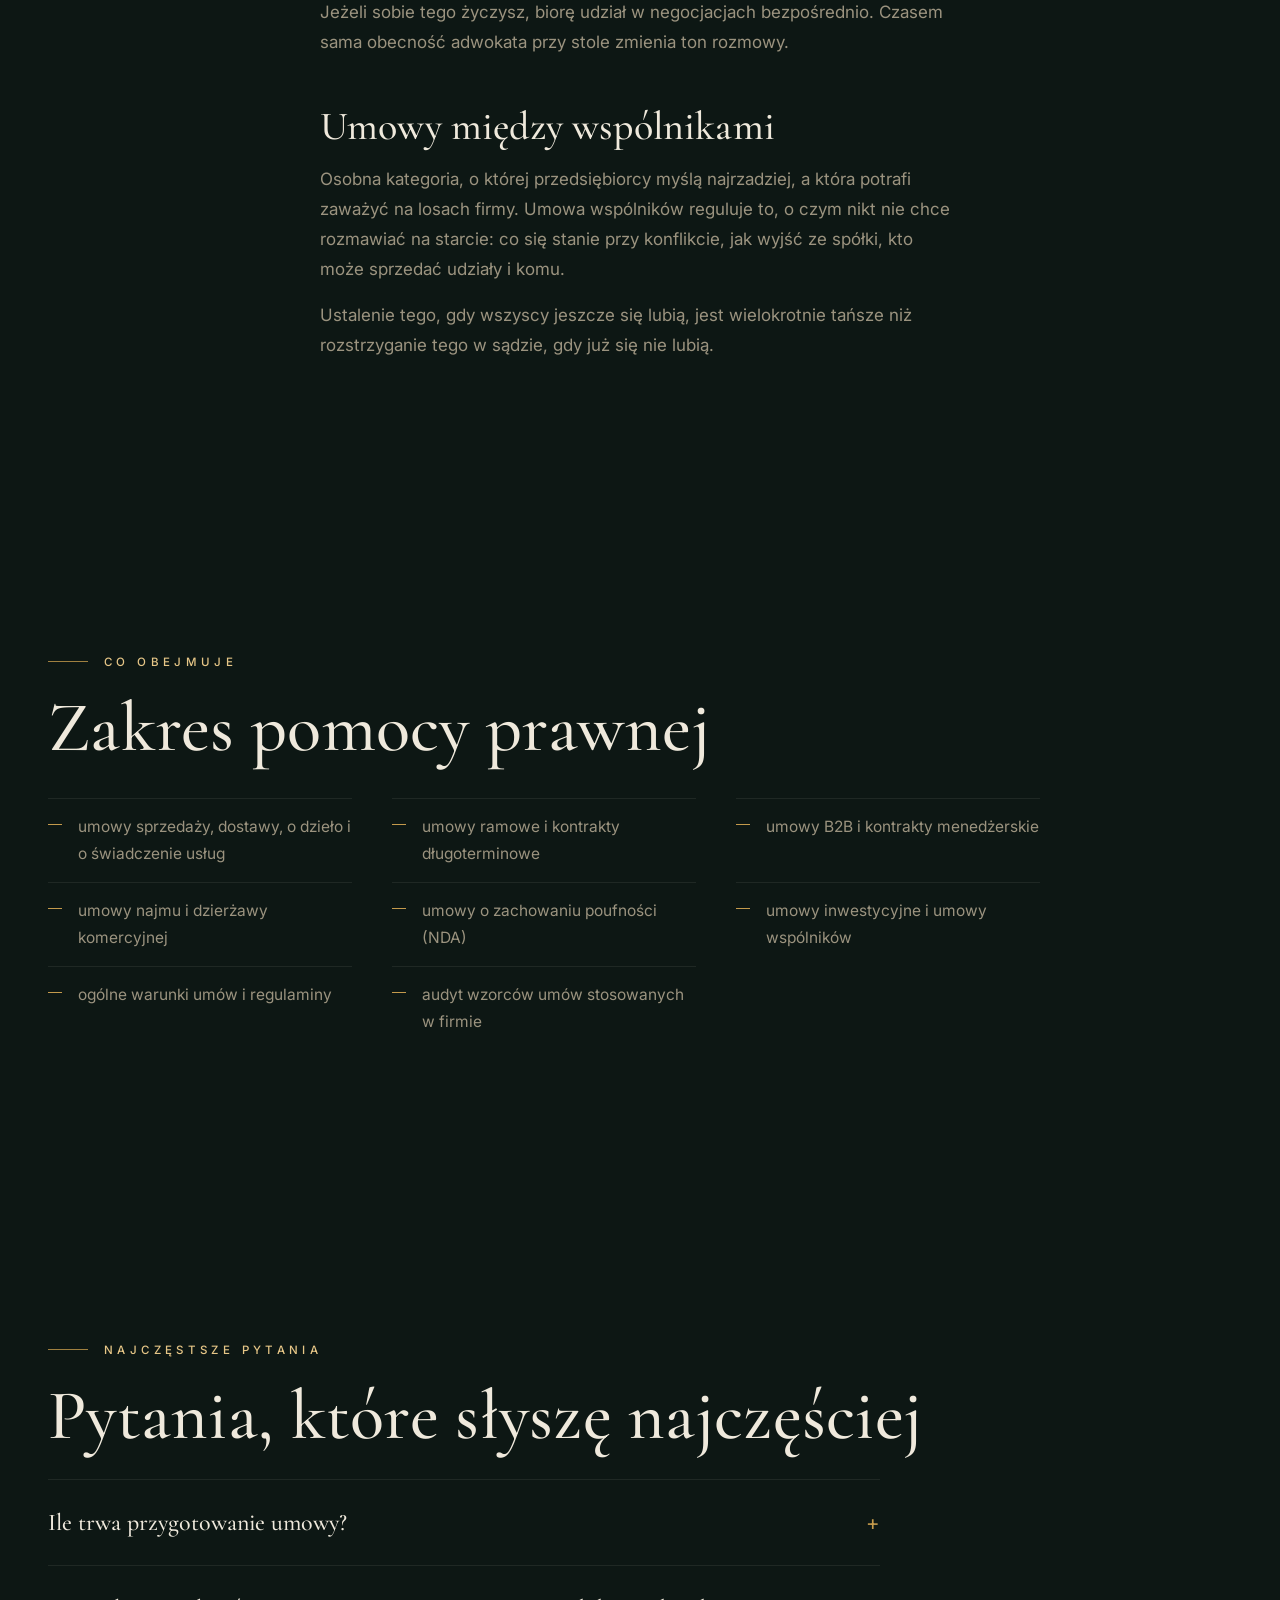
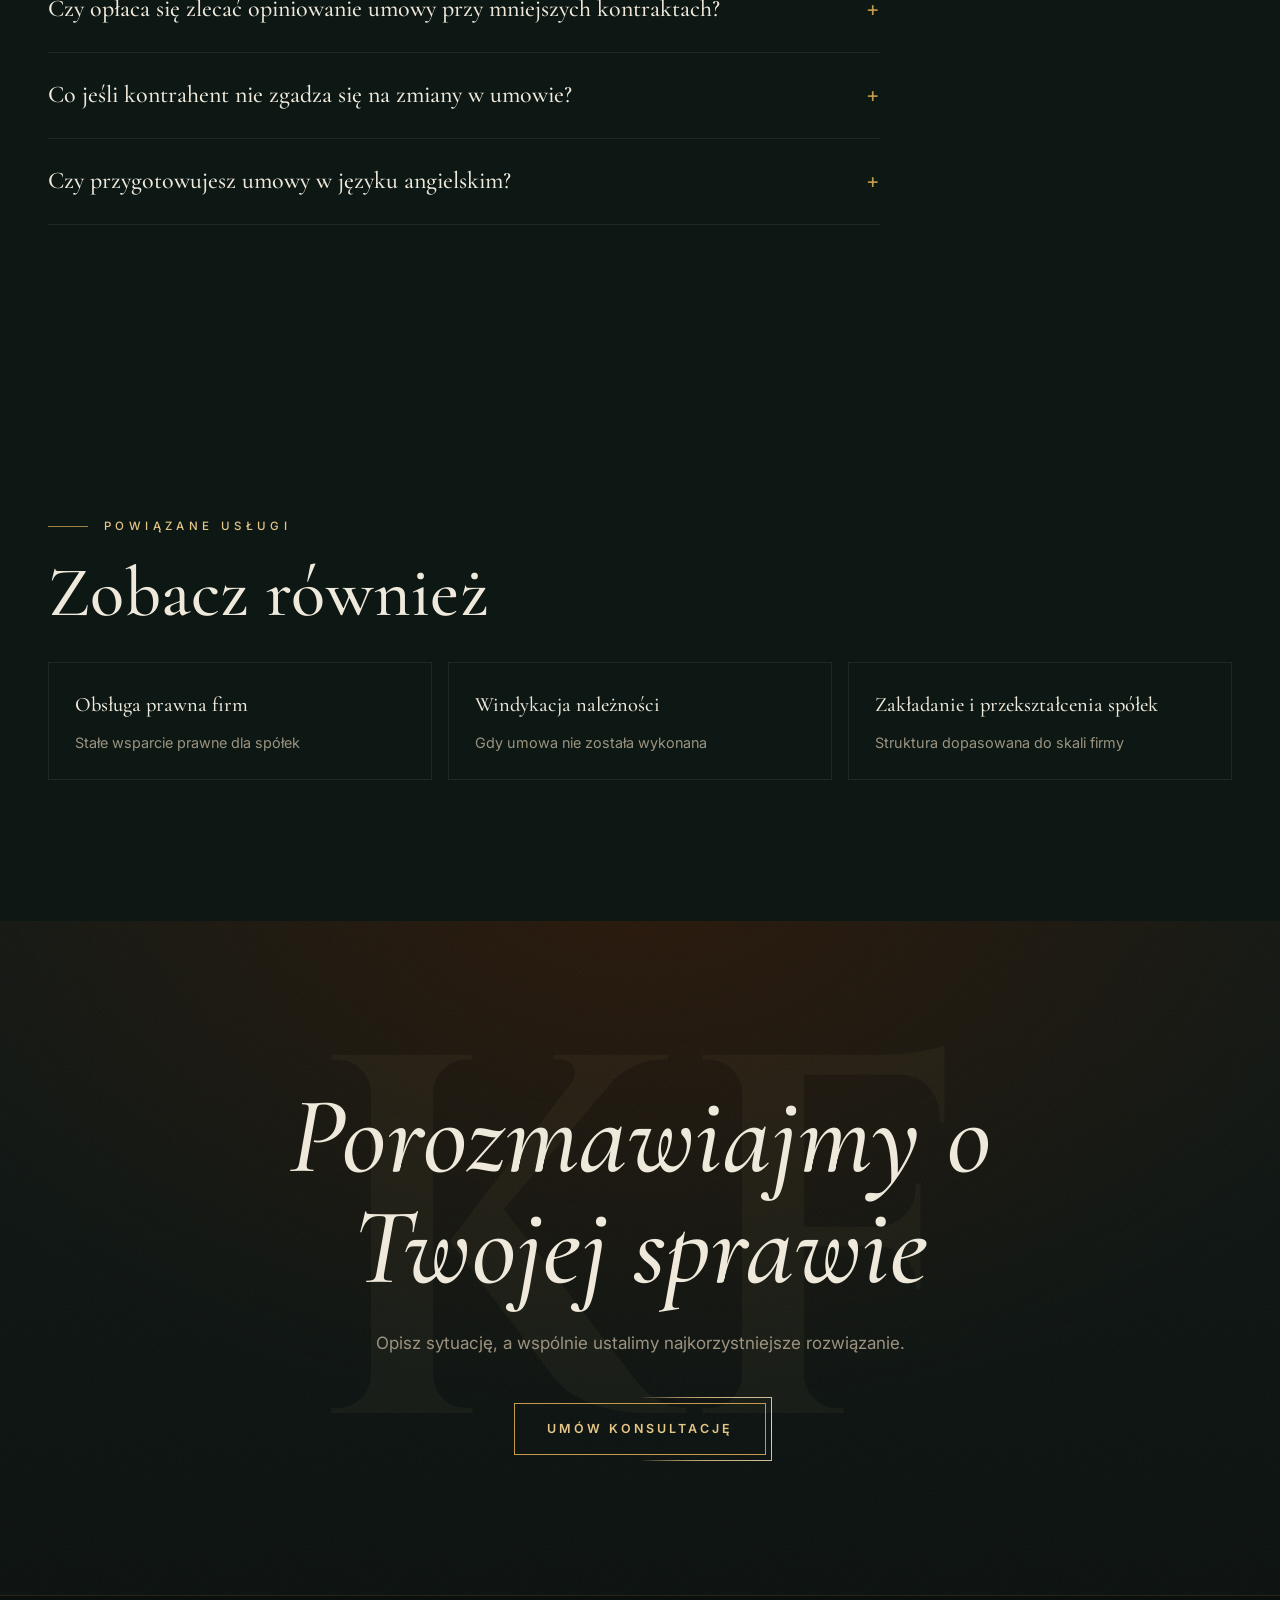
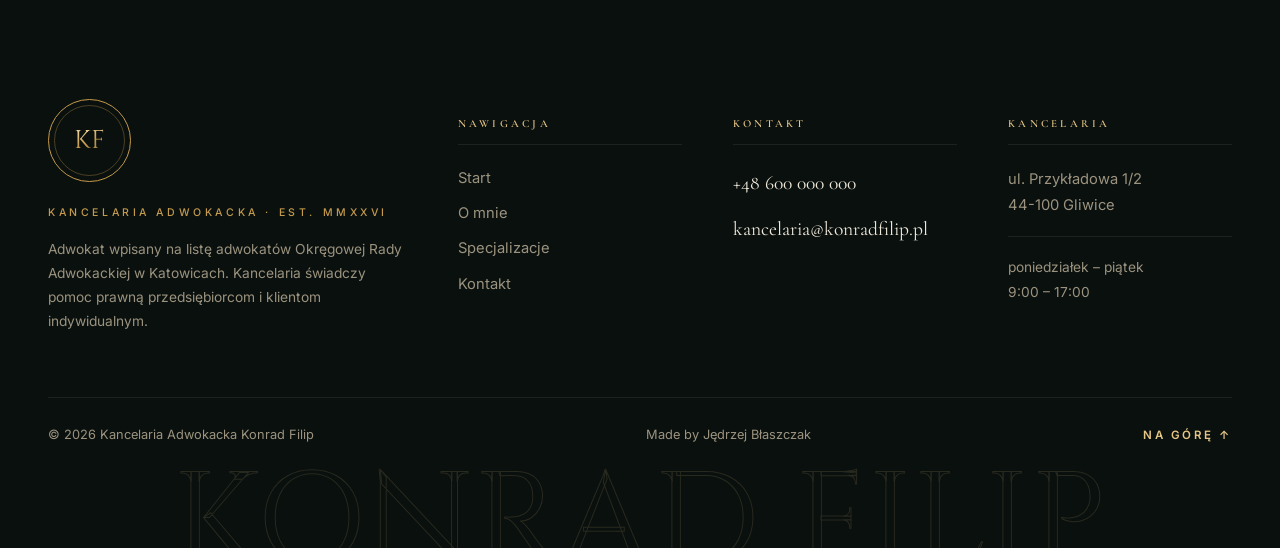
<file: umowy-gospodarcze-gliwice/index.html>
<!DOCTYPE html>
<html lang="pl">
<head>
  <meta charset="UTF-8">
  <meta name="viewport" content="width=device-width, initial-scale=1.0">
  <title>Umowy w obrocie gospodarczym | Adwokat Gliwice</title>
  <meta name="description" content="Sporządzanie, opiniowanie i negocjowanie umów handlowych. Adwokat w Gliwicach. Umowy B2B, najmu, NDA, kontrakty menedżerskie i umowy wspólników.">
  <link rel="canonical" href="https://konradfilip.pl/umowy-gospodarcze-gliwice">
  <link rel="icon" href="/favicon.ico" sizes="48x48">
  <link rel="icon" type="image/svg+xml" href="/assets/favicon.svg">
  <link rel="icon" type="image/png" sizes="32x32" href="/assets/icons/favicon-32.png">
  <link rel="icon" type="image/png" sizes="16x16" href="/assets/icons/favicon-16.png">
  <link rel="apple-touch-icon" sizes="180x180" href="/assets/icons/apple-touch-icon.png">
  <link rel="manifest" href="/site.webmanifest">
  <meta name="apple-mobile-web-app-title" content="Adwokat K. Filip">

  <meta property="og:type" content="website">
  <meta property="og:locale" content="pl_PL">
  <meta property="og:title" content="Umowy w obrocie gospodarczym | Adwokat Gliwice">
  <meta property="og:description" content="Sporządzanie, opiniowanie i negocjowanie umów handlowych. Adwokat w Gliwicach. Umowy B2B, najmu, NDA, kontrakty menedżerskie i umowy wspólników.">
  <meta property="og:url" content="https://konradfilip.pl/umowy-gospodarcze-gliwice">
  <meta property="og:image" content="https://konradfilip.pl/assets/og-image.jpg">
  <meta name="robots" content="index, follow, max-image-preview:large, max-snippet:-1">
  <meta name="author" content="Konrad Filip">
  <meta name="geo.region" content="PL-SL">
  <meta name="geo.placename" content="Gliwice">
  <meta name="geo.position" content="50.2945;18.6714">
  <meta name="ICBM" content="50.2945, 18.6714">
  <meta name="theme-color" content="#0d1714">
  <meta property="og:site_name" content="Adwokat Konrad Filip">
  <meta property="og:image:alt" content="Adwokat Konrad Filip, kancelaria w Gliwicach">
  <meta name="twitter:card" content="summary_large_image">

  <script>if(location.search.indexOf("shot")>-1)document.documentElement.classList.add("shot");</script>
  <link rel="preconnect" href="https://fonts.googleapis.com">
  <link rel="preconnect" href="https://fonts.gstatic.com" crossorigin>
  <link href="https://fonts.googleapis.com/css2?family=Cinzel:wght@400;500&family=Cormorant+Garamond:ital,wght@0,500;0,600;1,500&family=Inter:wght@400;500;600&display=swap" rel="stylesheet">
  <link rel="stylesheet" href="/css/style.css?v=20260822c">

  <script type="application/ld+json">
  {"@context": "https://schema.org", "@type": "BreadcrumbList", "itemListElement": [{"@type": "ListItem", "position": 1, "name": "Start", "item": "https://konradfilip.pl/"}, {"@type": "ListItem", "position": 2, "name": "Specjalizacje", "item": "https://konradfilip.pl/specjalizacje"}, {"@type": "ListItem", "position": 3, "name": "Umowy w obrocie gospodarczym", "item": "https://konradfilip.pl/umowy-gospodarcze-gliwice"}]}
  </script>
  <script type="application/ld+json">
  {"@context": "https://schema.org", "@type": "Service", "name": "Umowy w obrocie gospodarczym", "serviceType": "Umowy w obrocie gospodarczym", "url": "https://konradfilip.pl/umowy-gospodarcze-gliwice", "description": "Sporządzanie, opiniowanie i negocjowanie umów handlowych. Adwokat w Gliwicach. Umowy B2B, najmu, NDA, kontrakty menedżerskie i umowy wspólników.", "provider": {"@type": ["LegalService", "Attorney"], "name": "Kancelaria Adwokacka Konrad Filip", "url": "https://konradfilip.pl/", "telephone": "+48600000000", "address": {"@type": "PostalAddress", "addressLocality": "Gliwice", "postalCode": "44-100", "addressCountry": "PL"}}, "areaServed": [{"@type": "City", "name": "Gliwice"}, {"@type": "AdministrativeArea", "name": "województwo śląskie"}], "availableChannel": {"@type": "ServiceChannel", "serviceUrl": "https://konradfilip.pl/kontakt", "servicePhone": "+48600000000"}}
  </script>
  <script type="application/ld+json">
  {"@context": "https://schema.org", "@type": "FAQPage", "mainEntity": [{"@type": "Question", "name": "Ile trwa przygotowanie umowy?", "acceptedAnswer": {"@type": "Answer", "text": "Prosta umowa jednorazowa to zwykle kilka dni roboczych. Rozbudowany kontrakt albo umowa inwestycyjna wymaga dłuższej pracy i zwykle kilku rozmów, żeby dobrze odwzorować ustalenia biznesowe. Termin ustalamy przy przyjęciu sprawy."}}, {"@type": "Question", "name": "Czy opłaca się zlecać opiniowanie umowy przy mniejszych kontraktach?", "acceptedAnswer": {"@type": "Answer", "text": "To zależy od ryzyka, a nie od wartości kontraktu. Umowa na niewielką kwotę może zawierać zapis o karach umownych albo odpowiedzialności, który przy problemie wygeneruje koszt wielokrotnie wyższy niż wartość samego zlecenia."}}, {"@type": "Question", "name": "Co jeśli kontrahent nie zgadza się na zmiany w umowie?", "acceptedAnswer": {"@type": "Answer", "text": "Wtedy trzeba świadomie zdecydować, czy ryzyko jest akceptowalne. Moją rolą jest pokazać, co konkretnie przyjmujesz na siebie, podpisując dany zapis. Decyzja biznesowa należy do Ciebie."}}, {"@type": "Question", "name": "Czy przygotowujesz umowy w języku angielskim?", "acceptedAnswer": {"@type": "Answer", "text": "Prowadzę sprawy w języku polskim. Przy kontraktach z podmiotami zagranicznymi współpracuję z tłumaczem przysięgłym, a treść merytoryczną konsultuję pod kątem prawa polskiego."}}]}
  </script>
</head>
<body>

  <a class="skip-link" href="#tresc">Przejdź do treści</a>

  <header class="header" id="header">
    <div class="container header__inner">
      <a href="/" class="brand" aria-label="Konrad Filip, strona główna">
        <span class="brand__monogram" aria-hidden="true">KF</span>
        <span class="brand__name">Konrad Filip<small>Adwokat</small></span>
      </a>
      <button class="nav-toggle" aria-expanded="false" aria-controls="nav" aria-label="Menu"><span></span></button>
      <nav class="nav" id="nav" aria-label="Nawigacja główna">
        <a href="/">Start</a>
        <a href="/o-mnie">O mnie</a>
        <a href="/specjalizacje" aria-current="page">Specjalizacje</a>
        <a href="/kontakt">Kontakt</a>
      </nav>
    </div>
  </header>

  <main id="tresc" tabindex="-1">
    <section class="page-hero">
      <div class="container">
        <nav class="crumbs" aria-label="Ścieżka nawigacji">
          <a href="/">Start</a> <span aria-hidden="true">/</span>
          <a href="/specjalizacje">Specjalizacje</a> <span aria-hidden="true">/</span>
          <span aria-current="page">Umowy w obrocie gospodarczym</span>
        </nav>
        <h1>Umowy w obrocie<br>gospodarczym</h1>
        <p class="lead">Dobrze napisana umowa broni firmy dokładnie wtedy, gdy współpraca przestaje się układać. Wcześniej nikt do niej nie zagląda.</p>
      </div>
    </section>

    <section class="section">
      <div class="container prose-wide">
        <h2 class="reveal">Dlaczego wzory z internetu są ryzykowne</h2>
        <p class="reveal">Umowa pobrana z sieci opisuje sytuację modelową, a nie Twoją. Nie uwzględnia tego, jak wygląda Twój proces sprzedaży, kiedy realnie przechodzi ryzyko, jakie terminy jesteś w stanie dotrzymać ani co się stanie, gdy druga strona zacznie zwlekać z płatnością.</p>
        <p class="reveal">Największe koszty biorą się zwykle nie z tego, co w umowie napisano źle, tylko z tego, czego w niej nie ma: braku kar umownych, nieokreślonego momentu odbioru, niejasnych zasad wypowiedzenia albo pominiętej właściwości sądu, przez którą spór trzeba prowadzić na drugim końcu Polski.</p>
        <p class="reveal">Analiza wzorca używanego w firmie zajmuje zwykle kilka godzin, a potrafi oszczędzić postępowania sądowego wartego wielokrotnie więcej.</p>
        <h2 class="reveal">Negocjowanie umów przygotowanych przez drugą stronę</h2>
        <p class="reveal">Kiedy kontrahent przysyła własny wzór, zwykle jest on napisany pod jego interes. Nie oznacza to złej woli, tylko tyle, że to jego prawnik go tworzył.</p>
        <p class="reveal">W takich sytuacjach przygotowuję listę uwag uporządkowaną według wagi: co jest nie do przyjęcia, co warto negocjować i co można zostawić. Dzięki temu wiesz, gdzie postawić granicę, a gdzie ustąpić, żeby nie stracić kontraktu na drobiazgu.</p>
        <p class="reveal">Jeżeli sobie tego życzysz, biorę udział w negocjacjach bezpośrednio. Czasem sama obecność adwokata przy stole zmienia ton rozmowy.</p>
        <h2 class="reveal">Umowy między wspólnikami</h2>
        <p class="reveal">Osobna kategoria, o której przedsiębiorcy myślą najrzadziej, a która potrafi zaważyć na losach firmy. Umowa wspólników reguluje to, o czym nikt nie chce rozmawiać na starcie: co się stanie przy konflikcie, jak wyjść ze spółki, kto może sprzedać udziały i komu.</p>
        <p class="reveal">Ustalenie tego, gdy wszyscy jeszcze się lubią, jest wielokrotnie tańsze niż rozstrzyganie tego w sądzie, gdy już się nie lubią.</p>
      </div>
    </section>

    <section class="section" id="zakres">
      <div class="container">
        <p class="eyebrow reveal">Co obejmuje</p>
        <h2 class="reveal">Zakres pomocy prawnej</h2>
        <ul class="zakres reveal">
          <li>umowy sprzedaży, dostawy, o dzieło i o świadczenie usług</li>
          <li>umowy ramowe i kontrakty długoterminowe</li>
          <li>umowy B2B i kontrakty menedżerskie</li>
          <li>umowy najmu i dzierżawy komercyjnej</li>
          <li>umowy o zachowaniu poufności (NDA)</li>
          <li>umowy inwestycyjne i umowy wspólników</li>
          <li>ogólne warunki umów i regulaminy</li>
          <li>audyt wzorców umów stosowanych w firmie</li>
        </ul>
      </div>
    </section>

    <section class="section" id="faq">
      <div class="container">
        <p class="eyebrow reveal">Najczęstsze pytania</p>
        <h2 class="reveal">Pytania, które słyszę najczęściej</h2>
        <div class="faq">
          <details class="faq__item reveal">
            <summary>Ile trwa przygotowanie umowy?</summary>
            <p>Prosta umowa jednorazowa to zwykle kilka dni roboczych. Rozbudowany kontrakt albo umowa inwestycyjna wymaga dłuższej pracy i zwykle kilku rozmów, żeby dobrze odwzorować ustalenia biznesowe. Termin ustalamy przy przyjęciu sprawy.</p>
          </details>
          <details class="faq__item reveal">
            <summary>Czy opłaca się zlecać opiniowanie umowy przy mniejszych kontraktach?</summary>
            <p>To zależy od ryzyka, a nie od wartości kontraktu. Umowa na niewielką kwotę może zawierać zapis o karach umownych albo odpowiedzialności, który przy problemie wygeneruje koszt wielokrotnie wyższy niż wartość samego zlecenia.</p>
          </details>
          <details class="faq__item reveal">
            <summary>Co jeśli kontrahent nie zgadza się na zmiany w umowie?</summary>
            <p>Wtedy trzeba świadomie zdecydować, czy ryzyko jest akceptowalne. Moją rolą jest pokazać, co konkretnie przyjmujesz na siebie, podpisując dany zapis. Decyzja biznesowa należy do Ciebie.</p>
          </details>
          <details class="faq__item reveal">
            <summary>Czy przygotowujesz umowy w języku angielskim?</summary>
            <p>Prowadzę sprawy w języku polskim. Przy kontraktach z podmiotami zagranicznymi współpracuję z tłumaczem przysięgłym, a treść merytoryczną konsultuję pod kątem prawa polskiego.</p>
          </details>
        </div>
      </div>
    </section>

    <section class="section">
      <div class="container">
        <p class="eyebrow reveal">Powiązane usługi</p>
        <h2 class="reveal">Zobacz również</h2>
        <div class="linki reveal">
          <a class="link-card" href="/obsluga-prawna-firm-gliwice"><strong>Obsługa prawna firm</strong><span>Stałe wsparcie prawne dla spółek</span></a>
          <a class="link-card" href="/windykacja-naleznosci-gliwice"><strong>Windykacja należności</strong><span>Gdy umowa nie została wykonana</span></a>
          <a class="link-card" href="/zakladanie-spolki-gliwice"><strong>Zakładanie i przekształcenia spółek</strong><span>Struktura dopasowana do skali firmy</span></a>
        </div>
      </div>
    </section>

    <section class="section cta-band">
      <span class="cta-band__monogram" aria-hidden="true">KF</span>
      <div class="container cta-band__inner">
        <h2 class="reveal">Porozmawiajmy o Twojej sprawie</h2>
        <p class="reveal">Opisz sytuację, a wspólnie ustalimy najkorzystniejsze rozwiązanie.</p>
        <a class="btn reveal" href="/kontakt">Umów konsultację</a>
      </div>
    </section>
  </main>

  <footer class="footer">
    <div class="container">
      <div class="footer__main">
        <div class="footer__identity">
          <a href="/" class="footer__seal" aria-label="Konrad Filip, strona główna"><span aria-hidden="true">KF</span></a>
          <p class="footer__est">Kancelaria Adwokacka · Est. MMXXVI</p>
          <p class="footer__note">Adwokat wpisany na listę adwokatów Okręgowej Rady Adwokackiej <!-- PLACEHOLDER: izba -->w Katowicach. Kancelaria świadczy pomoc prawną przedsiębiorcom i klientom indywidualnym.</p>
        </div>
        <div class="footer__col">
          <h2 class="footer__h">Nawigacja</h2>
          <ul>
            <li><a href="/">Start</a></li>
            <li><a href="/o-mnie">O mnie</a></li>
            <li><a href="/specjalizacje">Specjalizacje</a></li>
            <li><a href="/kontakt">Kontakt</a></li>
          </ul>
        </div>
        <div class="footer__col">
          <h2 class="footer__h">Kontakt</h2>
          <ul class="footer__contact">
            <!-- PLACEHOLDER: telefon, e-mail -->
            <li><a href="tel:+48600000000">+48 600 000 000</a></li>
            <li><a href="mailto:kancelaria@konradfilip.pl">kancelaria@konradfilip.pl</a></li>
          </ul>
        </div>
        <div class="footer__col">
          <h2 class="footer__h">Kancelaria</h2>
          <!-- PLACEHOLDER: adres -->
          <p>ul. Przykładowa 1/2<br>44-100 Gliwice</p>
          <p class="footer__hours">poniedziałek – piątek<br>9:00 – 17:00</p>
        </div>
      </div>
      <div class="footer__bottom">
        <span>© 2026 Kancelaria Adwokacka Konrad Filip</span>
        <span class="footer__credit">Made by Jędrzej Błaszczak</span>
        <a class="footer__up" href="#tresc">Na górę <span aria-hidden="true">↑</span></a>
      </div>
    </div>
    <div class="footer__wordmark" aria-hidden="true">Konrad Filip</div>
  </footer>

  <script src="/js/main.js?v=20260822c" defer></script>
</body>
</html>
</file>
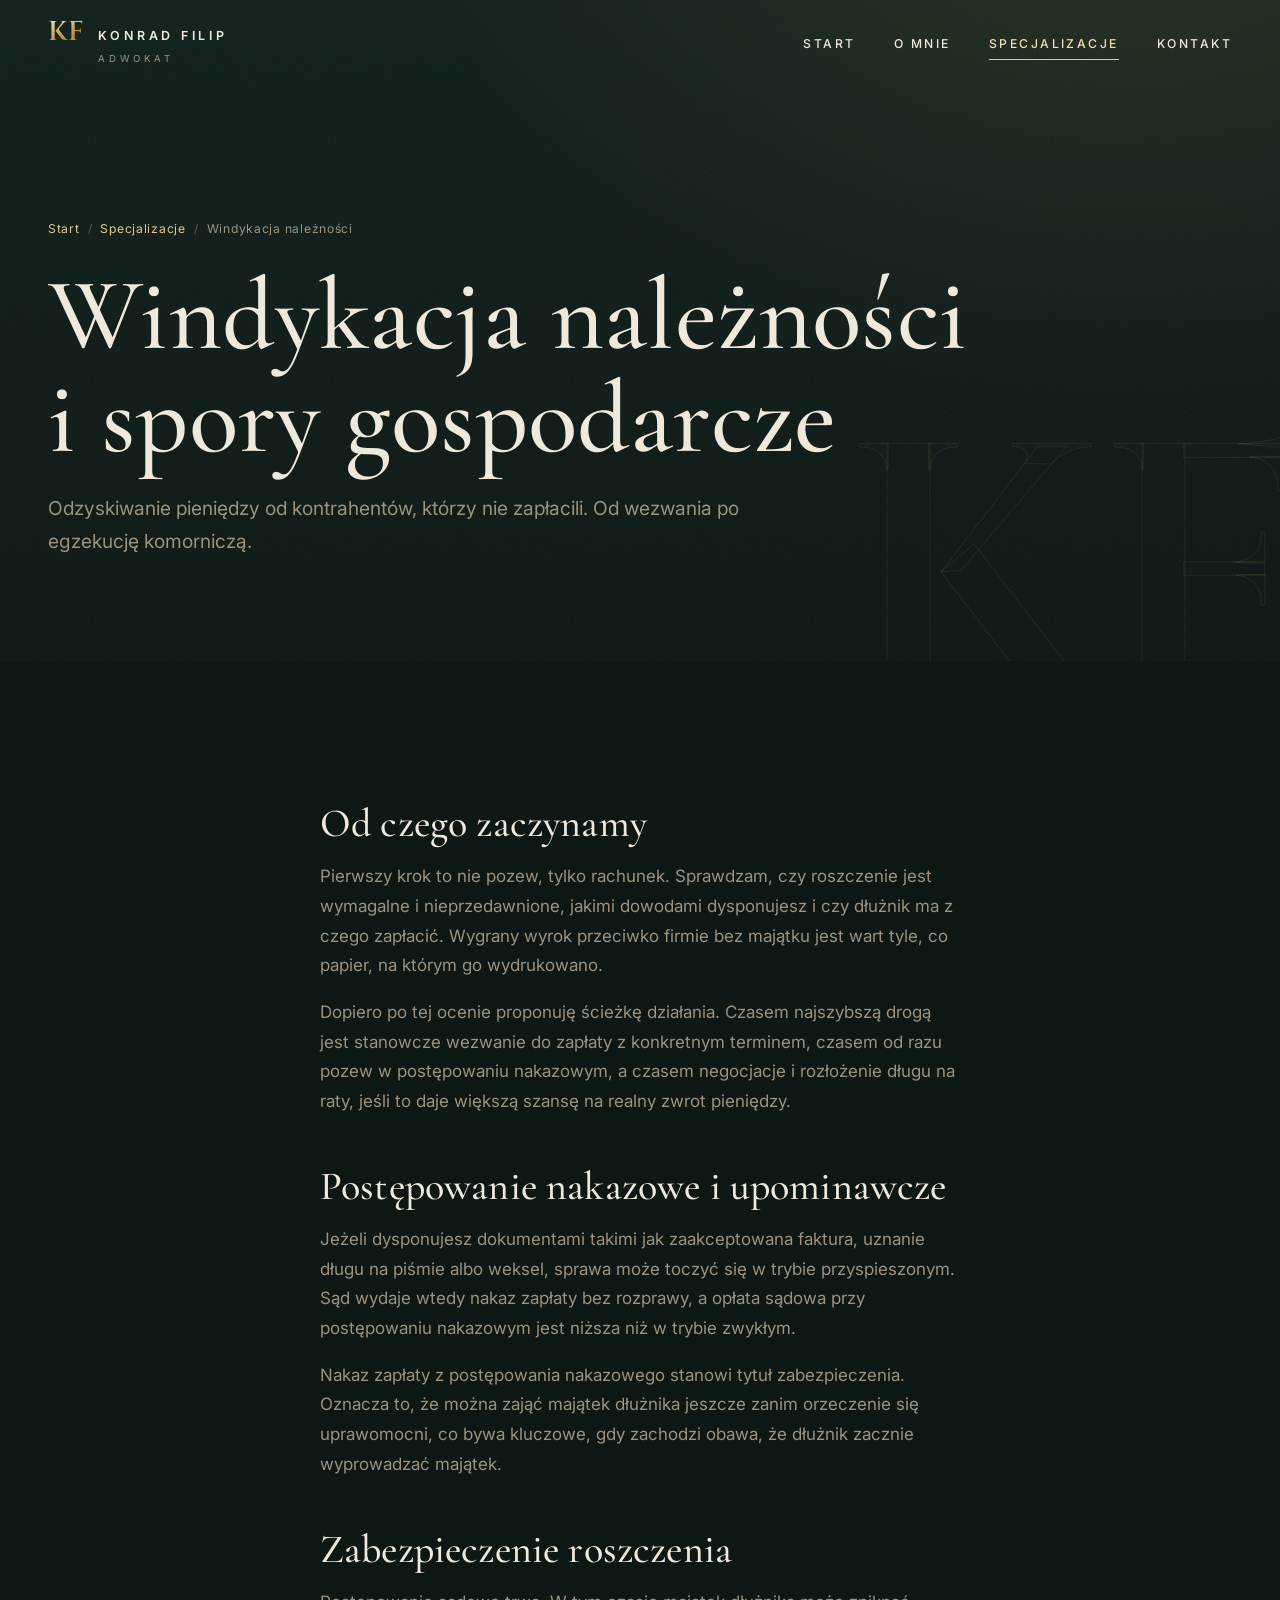
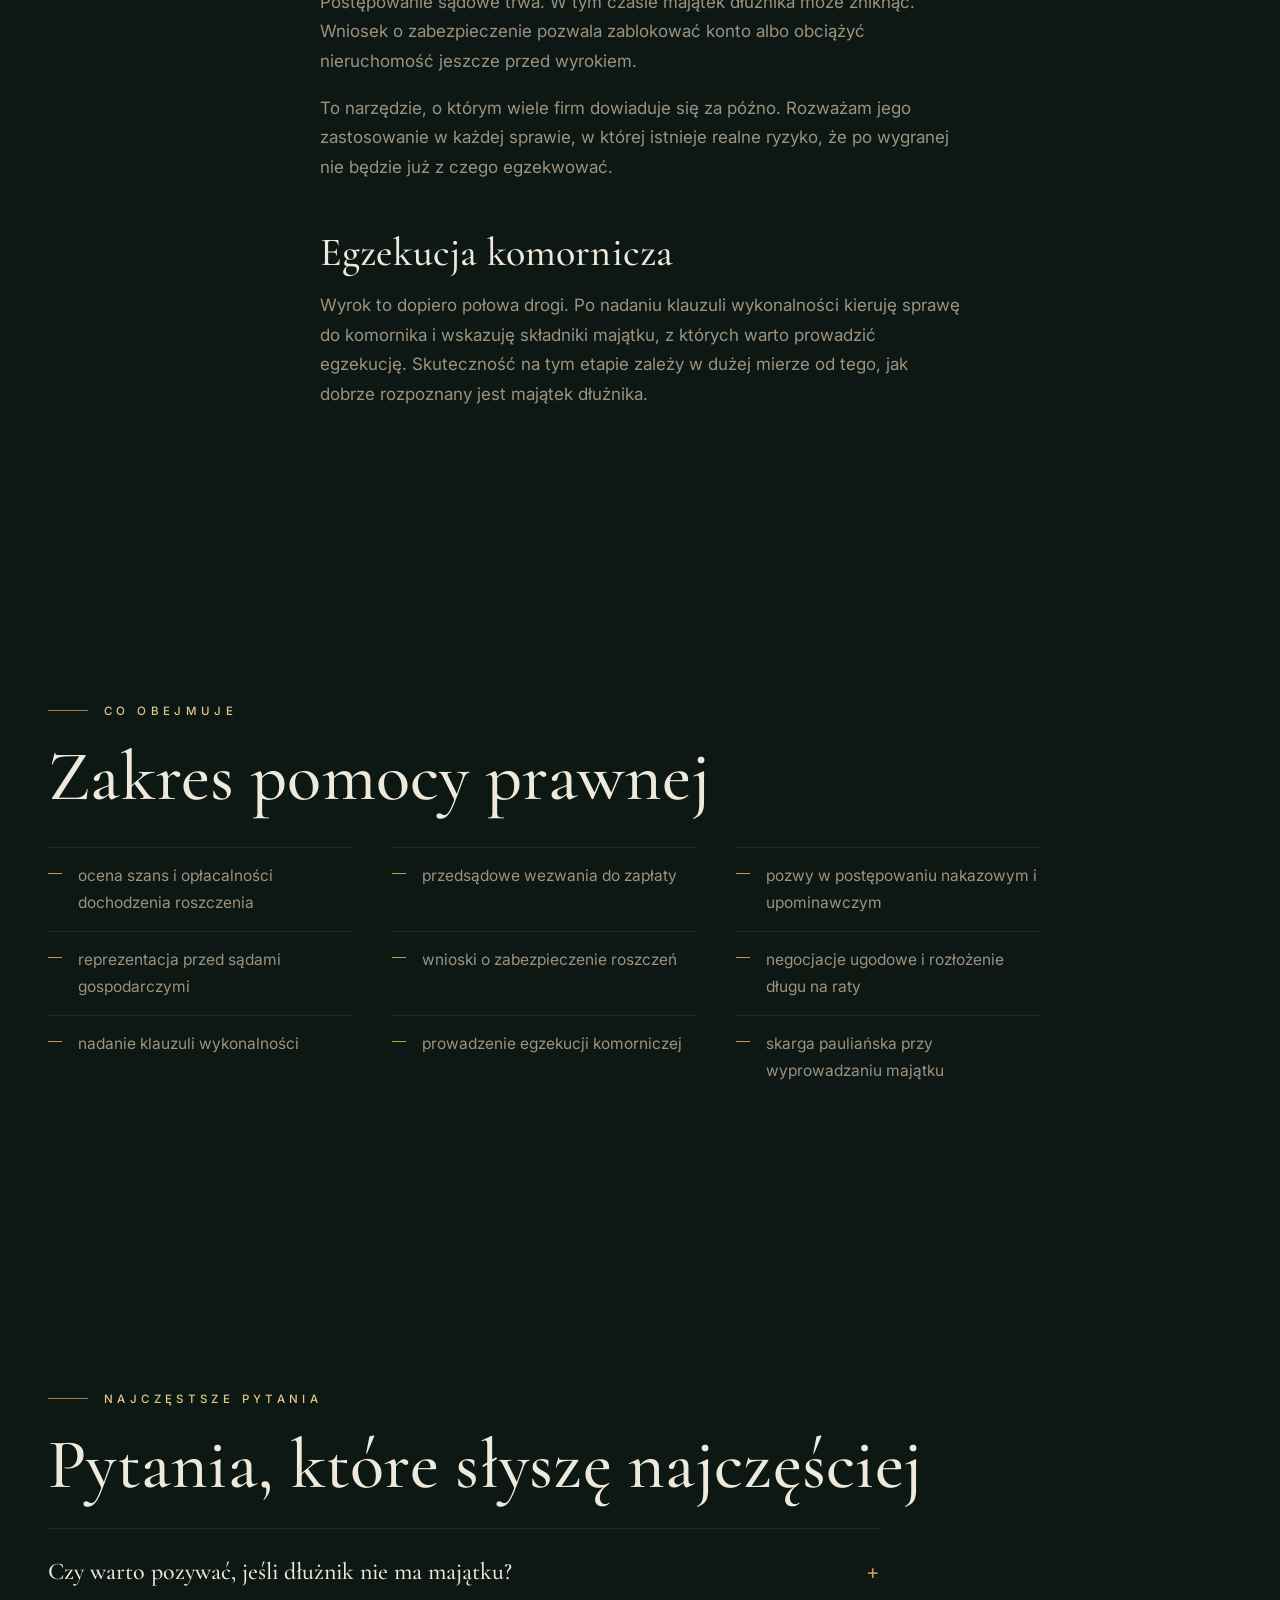
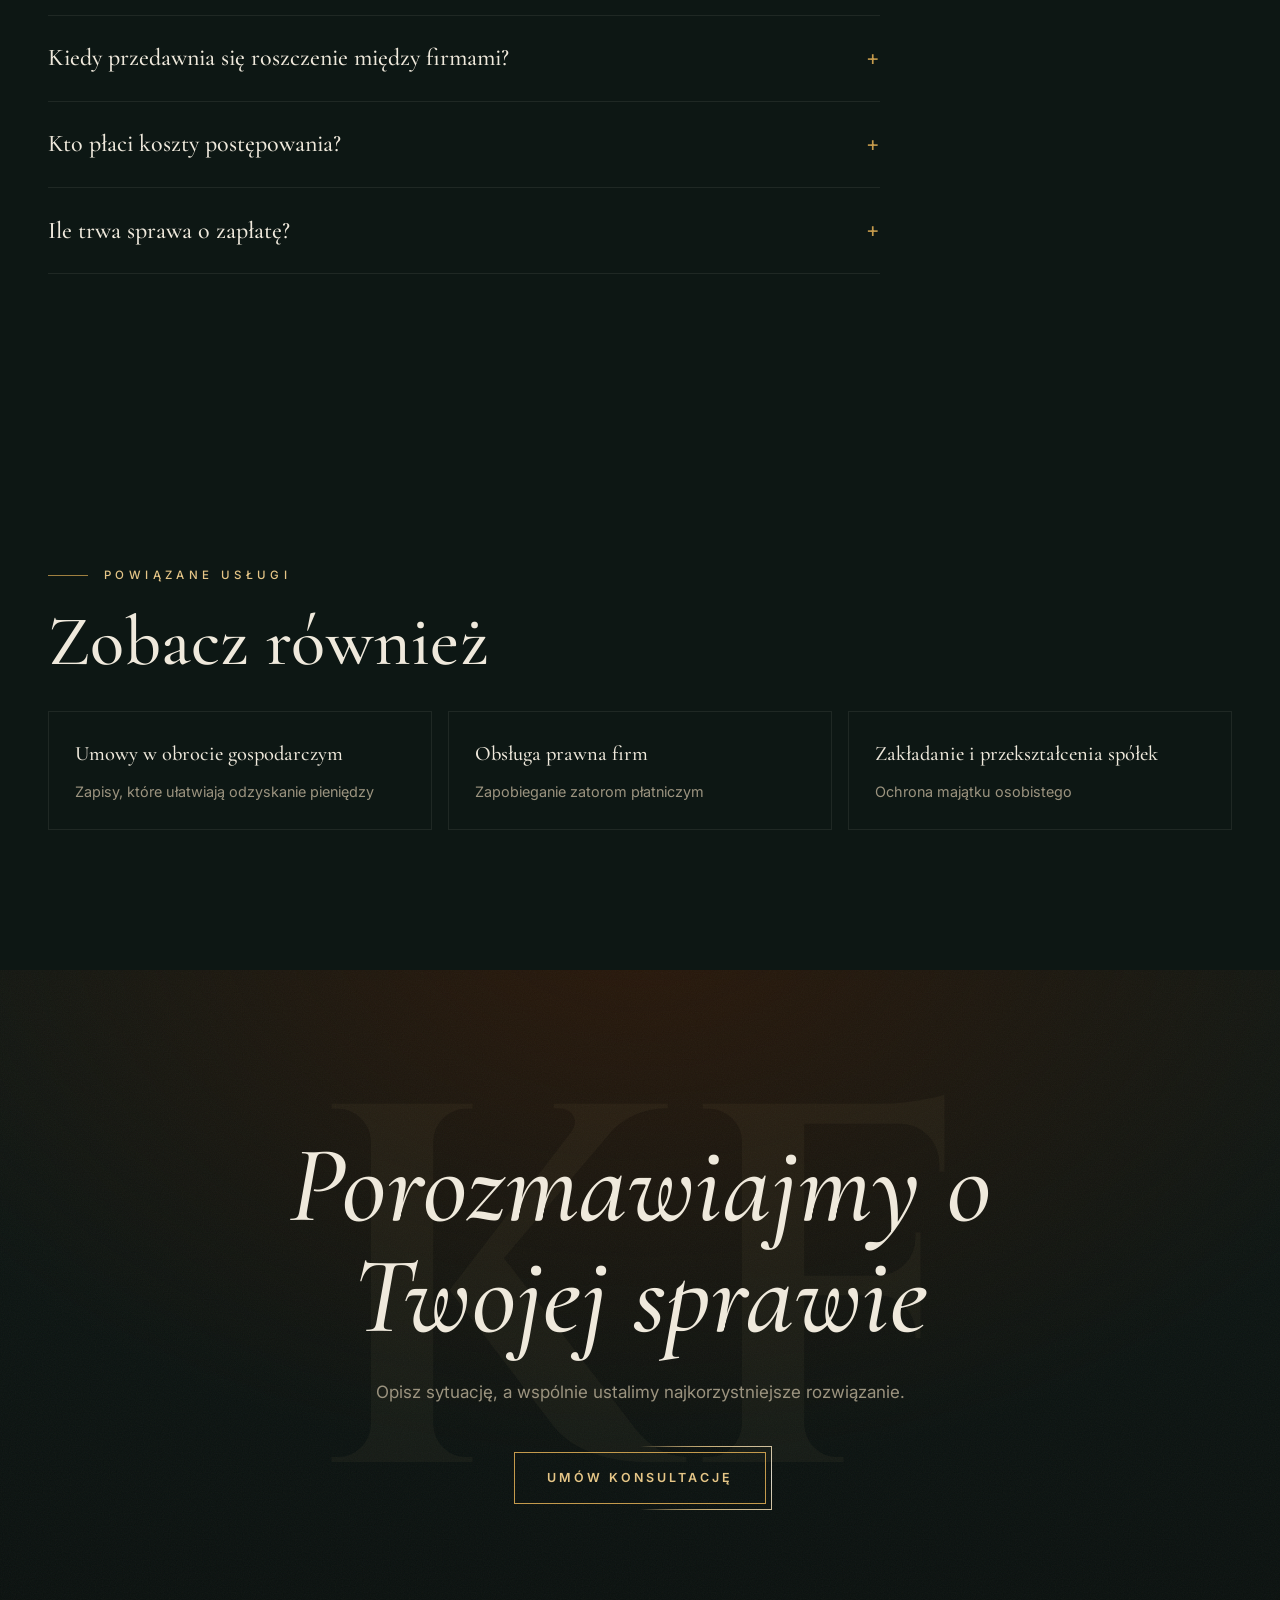
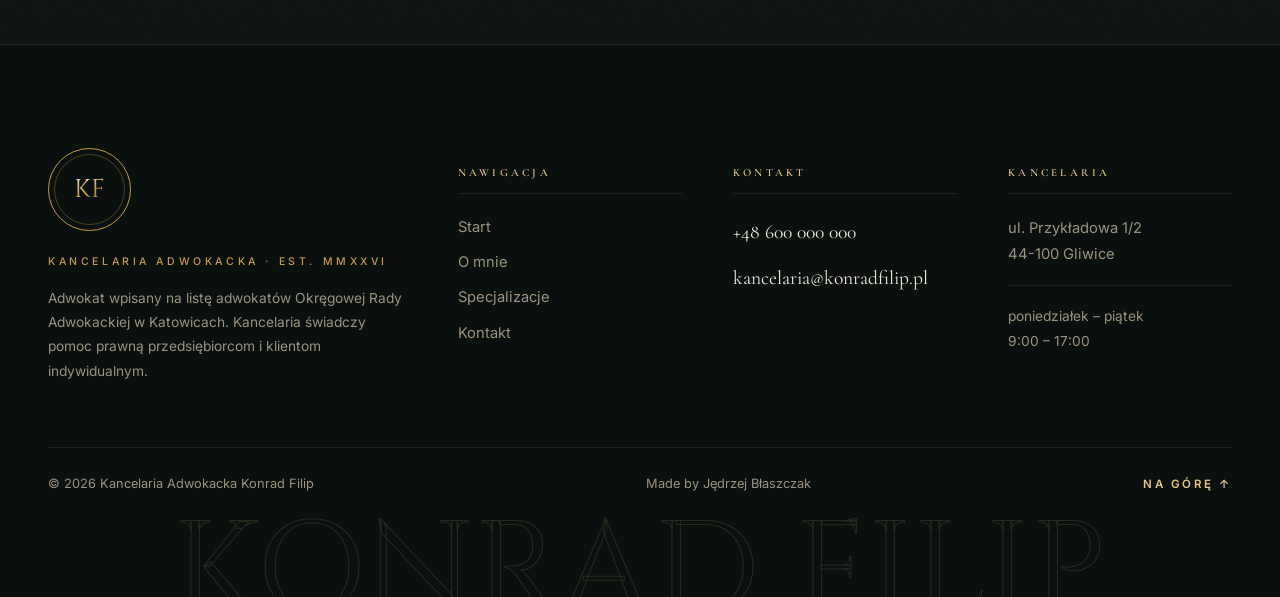
<file: windykacja-naleznosci-gliwice/index.html>
<!DOCTYPE html>
<html lang="pl">
<head>
  <meta charset="UTF-8">
  <meta name="viewport" content="width=device-width, initial-scale=1.0">
  <title>Windykacja należności Gliwice | Adwokat Konrad Filip</title>
  <meta name="description" content="Odzyskiwanie należności od kontrahentów. Adwokat w Gliwicach: wezwania do zapłaty, pozwy, postępowanie nakazowe, zabezpieczenie roszczeń i egzekucja komornicza.">
  <link rel="canonical" href="https://konradfilip.pl/windykacja-naleznosci-gliwice">
  <link rel="icon" href="/favicon.ico" sizes="48x48">
  <link rel="icon" type="image/svg+xml" href="/assets/favicon.svg">
  <link rel="icon" type="image/png" sizes="32x32" href="/assets/icons/favicon-32.png">
  <link rel="icon" type="image/png" sizes="16x16" href="/assets/icons/favicon-16.png">
  <link rel="apple-touch-icon" sizes="180x180" href="/assets/icons/apple-touch-icon.png">
  <link rel="manifest" href="/site.webmanifest">
  <meta name="apple-mobile-web-app-title" content="Adwokat K. Filip">

  <meta property="og:type" content="website">
  <meta property="og:locale" content="pl_PL">
  <meta property="og:title" content="Windykacja należności Gliwice | Adwokat Konrad Filip">
  <meta property="og:description" content="Odzyskiwanie należności od kontrahentów. Adwokat w Gliwicach: wezwania do zapłaty, pozwy, postępowanie nakazowe, zabezpieczenie roszczeń i egzekucja komornicza.">
  <meta property="og:url" content="https://konradfilip.pl/windykacja-naleznosci-gliwice">
  <meta property="og:image" content="https://konradfilip.pl/assets/og-image.jpg">
  <meta name="robots" content="index, follow, max-image-preview:large, max-snippet:-1">
  <meta name="author" content="Konrad Filip">
  <meta name="geo.region" content="PL-SL">
  <meta name="geo.placename" content="Gliwice">
  <meta name="geo.position" content="50.2945;18.6714">
  <meta name="ICBM" content="50.2945, 18.6714">
  <meta name="theme-color" content="#0d1714">
  <meta property="og:site_name" content="Adwokat Konrad Filip">
  <meta property="og:image:alt" content="Adwokat Konrad Filip, kancelaria w Gliwicach">
  <meta name="twitter:card" content="summary_large_image">

  <script>if(location.search.indexOf("shot")>-1)document.documentElement.classList.add("shot");</script>
  <link rel="preconnect" href="https://fonts.googleapis.com">
  <link rel="preconnect" href="https://fonts.gstatic.com" crossorigin>
  <link href="https://fonts.googleapis.com/css2?family=Cinzel:wght@400;500&family=Cormorant+Garamond:ital,wght@0,500;0,600;1,500&family=Inter:wght@400;500;600&display=swap" rel="stylesheet">
  <link rel="stylesheet" href="/css/style.css?v=20260822c">

  <script type="application/ld+json">
  {"@context": "https://schema.org", "@type": "BreadcrumbList", "itemListElement": [{"@type": "ListItem", "position": 1, "name": "Start", "item": "https://konradfilip.pl/"}, {"@type": "ListItem", "position": 2, "name": "Specjalizacje", "item": "https://konradfilip.pl/specjalizacje"}, {"@type": "ListItem", "position": 3, "name": "Windykacja należności", "item": "https://konradfilip.pl/windykacja-naleznosci-gliwice"}]}
  </script>
  <script type="application/ld+json">
  {"@context": "https://schema.org", "@type": "Service", "name": "Windykacja należności", "serviceType": "Windykacja należności", "url": "https://konradfilip.pl/windykacja-naleznosci-gliwice", "description": "Odzyskiwanie należności od kontrahentów. Adwokat w Gliwicach: wezwania do zapłaty, pozwy, postępowanie nakazowe, zabezpieczenie roszczeń i egzekucja komornicza.", "provider": {"@type": ["LegalService", "Attorney"], "name": "Kancelaria Adwokacka Konrad Filip", "url": "https://konradfilip.pl/", "telephone": "+48600000000", "address": {"@type": "PostalAddress", "addressLocality": "Gliwice", "postalCode": "44-100", "addressCountry": "PL"}}, "areaServed": [{"@type": "City", "name": "Gliwice"}, {"@type": "AdministrativeArea", "name": "województwo śląskie"}], "availableChannel": {"@type": "ServiceChannel", "serviceUrl": "https://konradfilip.pl/kontakt", "servicePhone": "+48600000000"}}
  </script>
  <script type="application/ld+json">
  {"@context": "https://schema.org", "@type": "FAQPage", "mainEntity": [{"@type": "Question", "name": "Czy warto pozywać, jeśli dłużnik nie ma majątku?", "acceptedAnswer": {"@type": "Answer", "text": "Zwykle nie od razu. W takiej sytuacji rozważamy inne drogi, na przykład odpowiedzialność członków zarządu spółki albo skargę pauliańską, jeśli majątek został wyprowadzony. Zawsze zaczynam od oceny, czy postępowanie ma szansę przynieść realne pieniądze."}}, {"@type": "Question", "name": "Kiedy przedawnia się roszczenie między firmami?", "acceptedAnswer": {"@type": "Answer", "text": "Roszczenia związane z prowadzeniem działalności gospodarczej przedawniają się co do zasady po trzech latach, przy czym bieg terminu kończy się z ostatnim dniem roku kalendarzowego. Przy konkretnej sprawie zawsze sprawdzam to indywidualnie, bo istnieją terminy szczególne."}}, {"@type": "Question", "name": "Kto płaci koszty postępowania?", "acceptedAnswer": {"@type": "Answer", "text": "Co do zasady strona przegrywająca zwraca stronie wygrywającej koszty procesu, w tym opłatę sądową i wynagrodzenie pełnomocnika według stawek z rozporządzenia. Nie jest to jednak gwarancja odzyskania całości poniesionych kosztów."}}, {"@type": "Question", "name": "Ile trwa sprawa o zapłatę?", "acceptedAnswer": {"@type": "Answer", "text": "Postępowanie nakazowe przy dobrej dokumentacji potrafi zakończyć się nakazem w kilka tygodni. Sprawa sporna, w której dłużnik się broni, trwa zwykle wiele miesięcy. Terminy zależą od obciążenia konkretnego sądu."}}]}
  </script>
</head>
<body>

  <a class="skip-link" href="#tresc">Przejdź do treści</a>

  <header class="header" id="header">
    <div class="container header__inner">
      <a href="/" class="brand" aria-label="Konrad Filip, strona główna">
        <span class="brand__monogram" aria-hidden="true">KF</span>
        <span class="brand__name">Konrad Filip<small>Adwokat</small></span>
      </a>
      <button class="nav-toggle" aria-expanded="false" aria-controls="nav" aria-label="Menu"><span></span></button>
      <nav class="nav" id="nav" aria-label="Nawigacja główna">
        <a href="/">Start</a>
        <a href="/o-mnie">O mnie</a>
        <a href="/specjalizacje" aria-current="page">Specjalizacje</a>
        <a href="/kontakt">Kontakt</a>
      </nav>
    </div>
  </header>

  <main id="tresc" tabindex="-1">
    <section class="page-hero">
      <div class="container">
        <nav class="crumbs" aria-label="Ścieżka nawigacji">
          <a href="/">Start</a> <span aria-hidden="true">/</span>
          <a href="/specjalizacje">Specjalizacje</a> <span aria-hidden="true">/</span>
          <span aria-current="page">Windykacja należności</span>
        </nav>
        <h1>Windykacja należności<br>i spory gospodarcze</h1>
        <p class="lead">Odzyskiwanie pieniędzy od kontrahentów, którzy nie zapłacili. Od wezwania po egzekucję komorniczą.</p>
      </div>
    </section>

    <section class="section">
      <div class="container prose-wide">
        <h2 class="reveal">Od czego zaczynamy</h2>
        <p class="reveal">Pierwszy krok to nie pozew, tylko rachunek. Sprawdzam, czy roszczenie jest wymagalne i nieprzedawnione, jakimi dowodami dysponujesz i czy dłużnik ma z czego zapłacić. Wygrany wyrok przeciwko firmie bez majątku jest wart tyle, co papier, na którym go wydrukowano.</p>
        <p class="reveal">Dopiero po tej ocenie proponuję ścieżkę działania. Czasem najszybszą drogą jest stanowcze wezwanie do zapłaty z konkretnym terminem, czasem od razu pozew w postępowaniu nakazowym, a czasem negocjacje i rozłożenie długu na raty, jeśli to daje większą szansę na realny zwrot pieniędzy.</p>
        <h2 class="reveal">Postępowanie nakazowe i upominawcze</h2>
        <p class="reveal">Jeżeli dysponujesz dokumentami takimi jak zaakceptowana faktura, uznanie długu na piśmie albo weksel, sprawa może toczyć się w trybie przyspieszonym. Sąd wydaje wtedy nakaz zapłaty bez rozprawy, a opłata sądowa przy postępowaniu nakazowym jest niższa niż w trybie zwykłym.</p>
        <p class="reveal">Nakaz zapłaty z postępowania nakazowego stanowi tytuł zabezpieczenia. Oznacza to, że można zająć majątek dłużnika jeszcze zanim orzeczenie się uprawomocni, co bywa kluczowe, gdy zachodzi obawa, że dłużnik zacznie wyprowadzać majątek.</p>
        <h2 class="reveal">Zabezpieczenie roszczenia</h2>
        <p class="reveal">Postępowanie sądowe trwa. W tym czasie majątek dłużnika może zniknąć. Wniosek o zabezpieczenie pozwala zablokować konto albo obciążyć nieruchomość jeszcze przed wyrokiem.</p>
        <p class="reveal">To narzędzie, o którym wiele firm dowiaduje się za późno. Rozważam jego zastosowanie w każdej sprawie, w której istnieje realne ryzyko, że po wygranej nie będzie już z czego egzekwować.</p>
        <h2 class="reveal">Egzekucja komornicza</h2>
        <p class="reveal">Wyrok to dopiero połowa drogi. Po nadaniu klauzuli wykonalności kieruję sprawę do komornika i wskazuję składniki majątku, z których warto prowadzić egzekucję. Skuteczność na tym etapie zależy w dużej mierze od tego, jak dobrze rozpoznany jest majątek dłużnika.</p>
      </div>
    </section>

    <section class="section" id="zakres">
      <div class="container">
        <p class="eyebrow reveal">Co obejmuje</p>
        <h2 class="reveal">Zakres pomocy prawnej</h2>
        <ul class="zakres reveal">
          <li>ocena szans i opłacalności dochodzenia roszczenia</li>
          <li>przedsądowe wezwania do zapłaty</li>
          <li>pozwy w postępowaniu nakazowym i upominawczym</li>
          <li>reprezentacja przed sądami gospodarczymi</li>
          <li>wnioski o zabezpieczenie roszczeń</li>
          <li>negocjacje ugodowe i rozłożenie długu na raty</li>
          <li>nadanie klauzuli wykonalności</li>
          <li>prowadzenie egzekucji komorniczej</li>
          <li>skarga pauliańska przy wyprowadzaniu majątku</li>
        </ul>
      </div>
    </section>

    <section class="section" id="faq">
      <div class="container">
        <p class="eyebrow reveal">Najczęstsze pytania</p>
        <h2 class="reveal">Pytania, które słyszę najczęściej</h2>
        <div class="faq">
          <details class="faq__item reveal">
            <summary>Czy warto pozywać, jeśli dłużnik nie ma majątku?</summary>
            <p>Zwykle nie od razu. W takiej sytuacji rozważamy inne drogi, na przykład odpowiedzialność członków zarządu spółki albo skargę pauliańską, jeśli majątek został wyprowadzony. Zawsze zaczynam od oceny, czy postępowanie ma szansę przynieść realne pieniądze.</p>
          </details>
          <details class="faq__item reveal">
            <summary>Kiedy przedawnia się roszczenie między firmami?</summary>
            <p>Roszczenia związane z prowadzeniem działalności gospodarczej przedawniają się co do zasady po trzech latach, przy czym bieg terminu kończy się z ostatnim dniem roku kalendarzowego. Przy konkretnej sprawie zawsze sprawdzam to indywidualnie, bo istnieją terminy szczególne.</p>
          </details>
          <details class="faq__item reveal">
            <summary>Kto płaci koszty postępowania?</summary>
            <p>Co do zasady strona przegrywająca zwraca stronie wygrywającej koszty procesu, w tym opłatę sądową i wynagrodzenie pełnomocnika według stawek z rozporządzenia. Nie jest to jednak gwarancja odzyskania całości poniesionych kosztów.</p>
          </details>
          <details class="faq__item reveal">
            <summary>Ile trwa sprawa o zapłatę?</summary>
            <p>Postępowanie nakazowe przy dobrej dokumentacji potrafi zakończyć się nakazem w kilka tygodni. Sprawa sporna, w której dłużnik się broni, trwa zwykle wiele miesięcy. Terminy zależą od obciążenia konkretnego sądu.</p>
          </details>
        </div>
      </div>
    </section>

    <section class="section">
      <div class="container">
        <p class="eyebrow reveal">Powiązane usługi</p>
        <h2 class="reveal">Zobacz również</h2>
        <div class="linki reveal">
          <a class="link-card" href="/umowy-gospodarcze-gliwice"><strong>Umowy w obrocie gospodarczym</strong><span>Zapisy, które ułatwiają odzyskanie pieniędzy</span></a>
          <a class="link-card" href="/obsluga-prawna-firm-gliwice"><strong>Obsługa prawna firm</strong><span>Zapobieganie zatorom płatniczym</span></a>
          <a class="link-card" href="/zakladanie-spolki-gliwice"><strong>Zakładanie i przekształcenia spółek</strong><span>Ochrona majątku osobistego</span></a>
        </div>
      </div>
    </section>

    <section class="section cta-band">
      <span class="cta-band__monogram" aria-hidden="true">KF</span>
      <div class="container cta-band__inner">
        <h2 class="reveal">Porozmawiajmy o Twojej sprawie</h2>
        <p class="reveal">Opisz sytuację, a wspólnie ustalimy najkorzystniejsze rozwiązanie.</p>
        <a class="btn reveal" href="/kontakt">Umów konsultację</a>
      </div>
    </section>
  </main>

  <footer class="footer">
    <div class="container">
      <div class="footer__main">
        <div class="footer__identity">
          <a href="/" class="footer__seal" aria-label="Konrad Filip, strona główna"><span aria-hidden="true">KF</span></a>
          <p class="footer__est">Kancelaria Adwokacka · Est. MMXXVI</p>
          <p class="footer__note">Adwokat wpisany na listę adwokatów Okręgowej Rady Adwokackiej <!-- PLACEHOLDER: izba -->w Katowicach. Kancelaria świadczy pomoc prawną przedsiębiorcom i klientom indywidualnym.</p>
        </div>
        <div class="footer__col">
          <h2 class="footer__h">Nawigacja</h2>
          <ul>
            <li><a href="/">Start</a></li>
            <li><a href="/o-mnie">O mnie</a></li>
            <li><a href="/specjalizacje">Specjalizacje</a></li>
            <li><a href="/kontakt">Kontakt</a></li>
          </ul>
        </div>
        <div class="footer__col">
          <h2 class="footer__h">Kontakt</h2>
          <ul class="footer__contact">
            <!-- PLACEHOLDER: telefon, e-mail -->
            <li><a href="tel:+48600000000">+48 600 000 000</a></li>
            <li><a href="mailto:kancelaria@konradfilip.pl">kancelaria@konradfilip.pl</a></li>
          </ul>
        </div>
        <div class="footer__col">
          <h2 class="footer__h">Kancelaria</h2>
          <!-- PLACEHOLDER: adres -->
          <p>ul. Przykładowa 1/2<br>44-100 Gliwice</p>
          <p class="footer__hours">poniedziałek – piątek<br>9:00 – 17:00</p>
        </div>
      </div>
      <div class="footer__bottom">
        <span>© 2026 Kancelaria Adwokacka Konrad Filip</span>
        <span class="footer__credit">Made by Jędrzej Błaszczak</span>
        <a class="footer__up" href="#tresc">Na górę <span aria-hidden="true">↑</span></a>
      </div>
    </div>
    <div class="footer__wordmark" aria-hidden="true">Konrad Filip</div>
  </footer>

  <script src="/js/main.js?v=20260822c" defer></script>
</body>
</html>
</file>
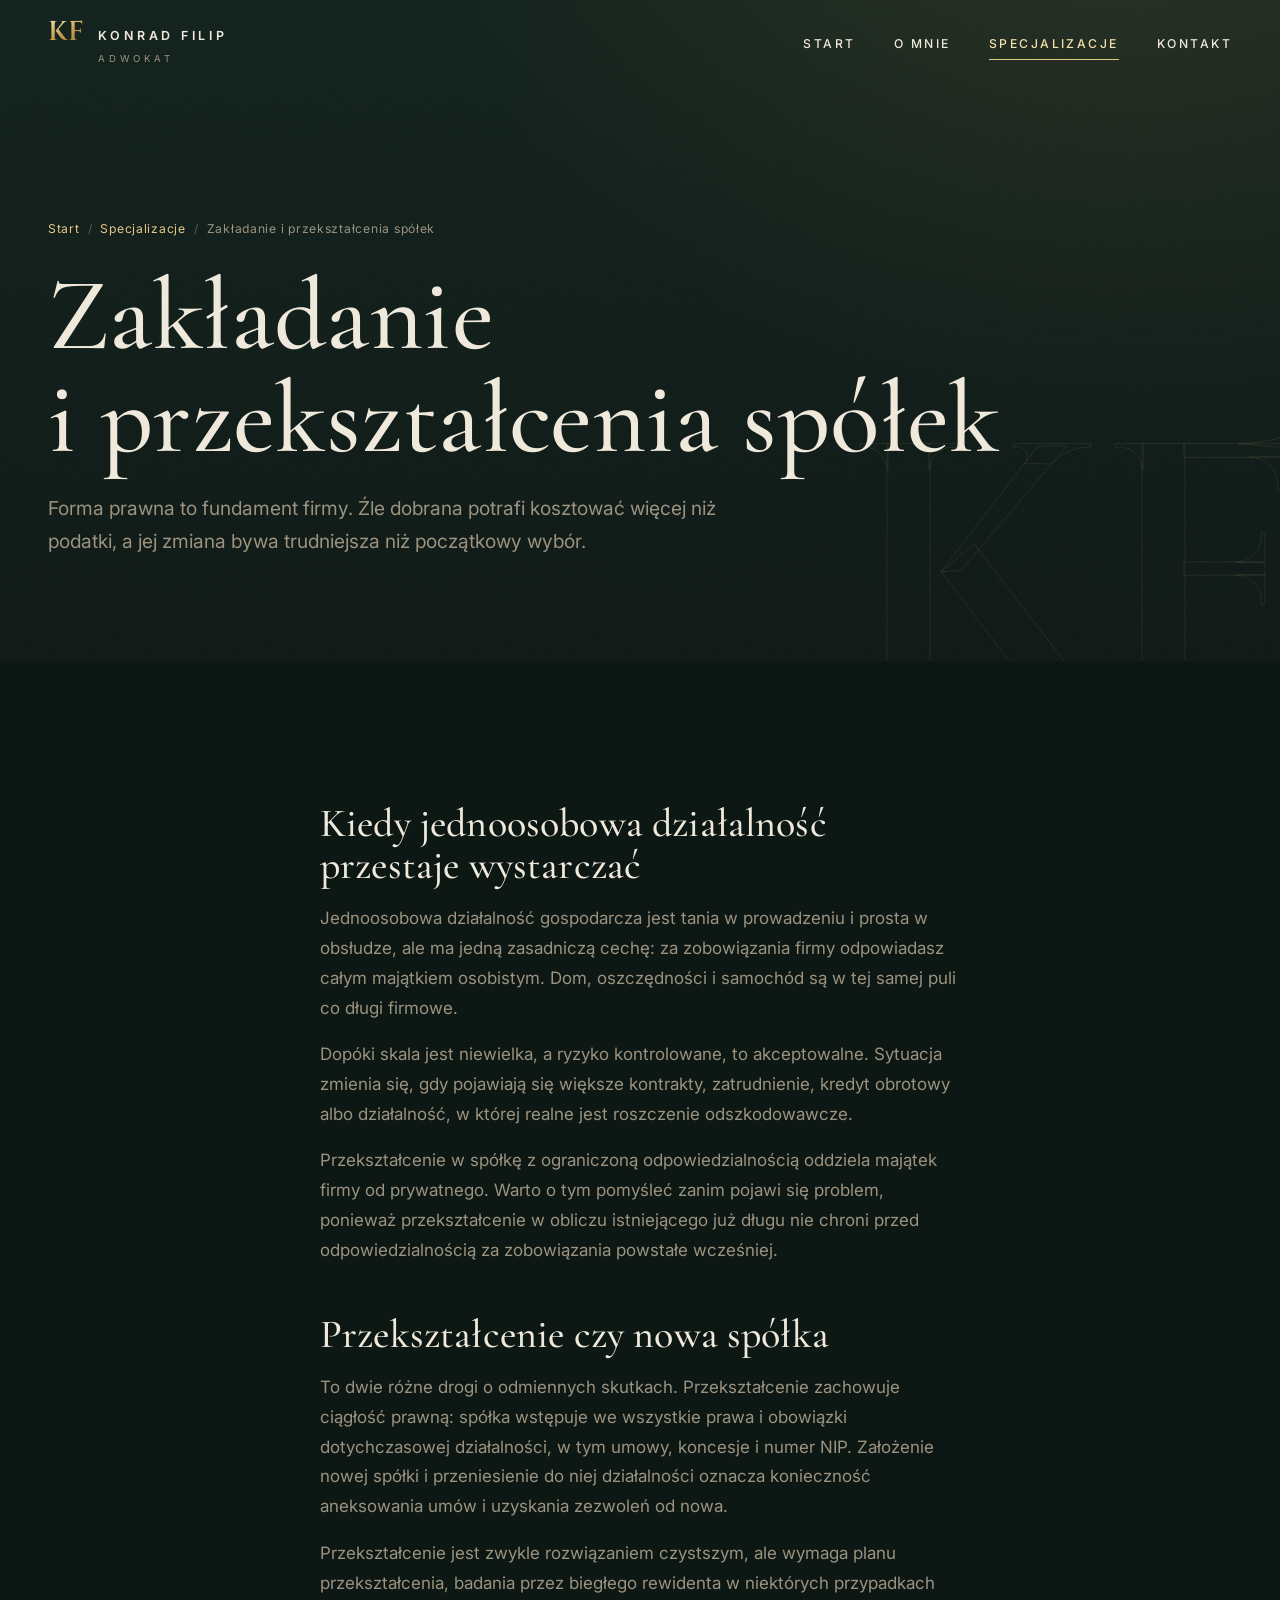
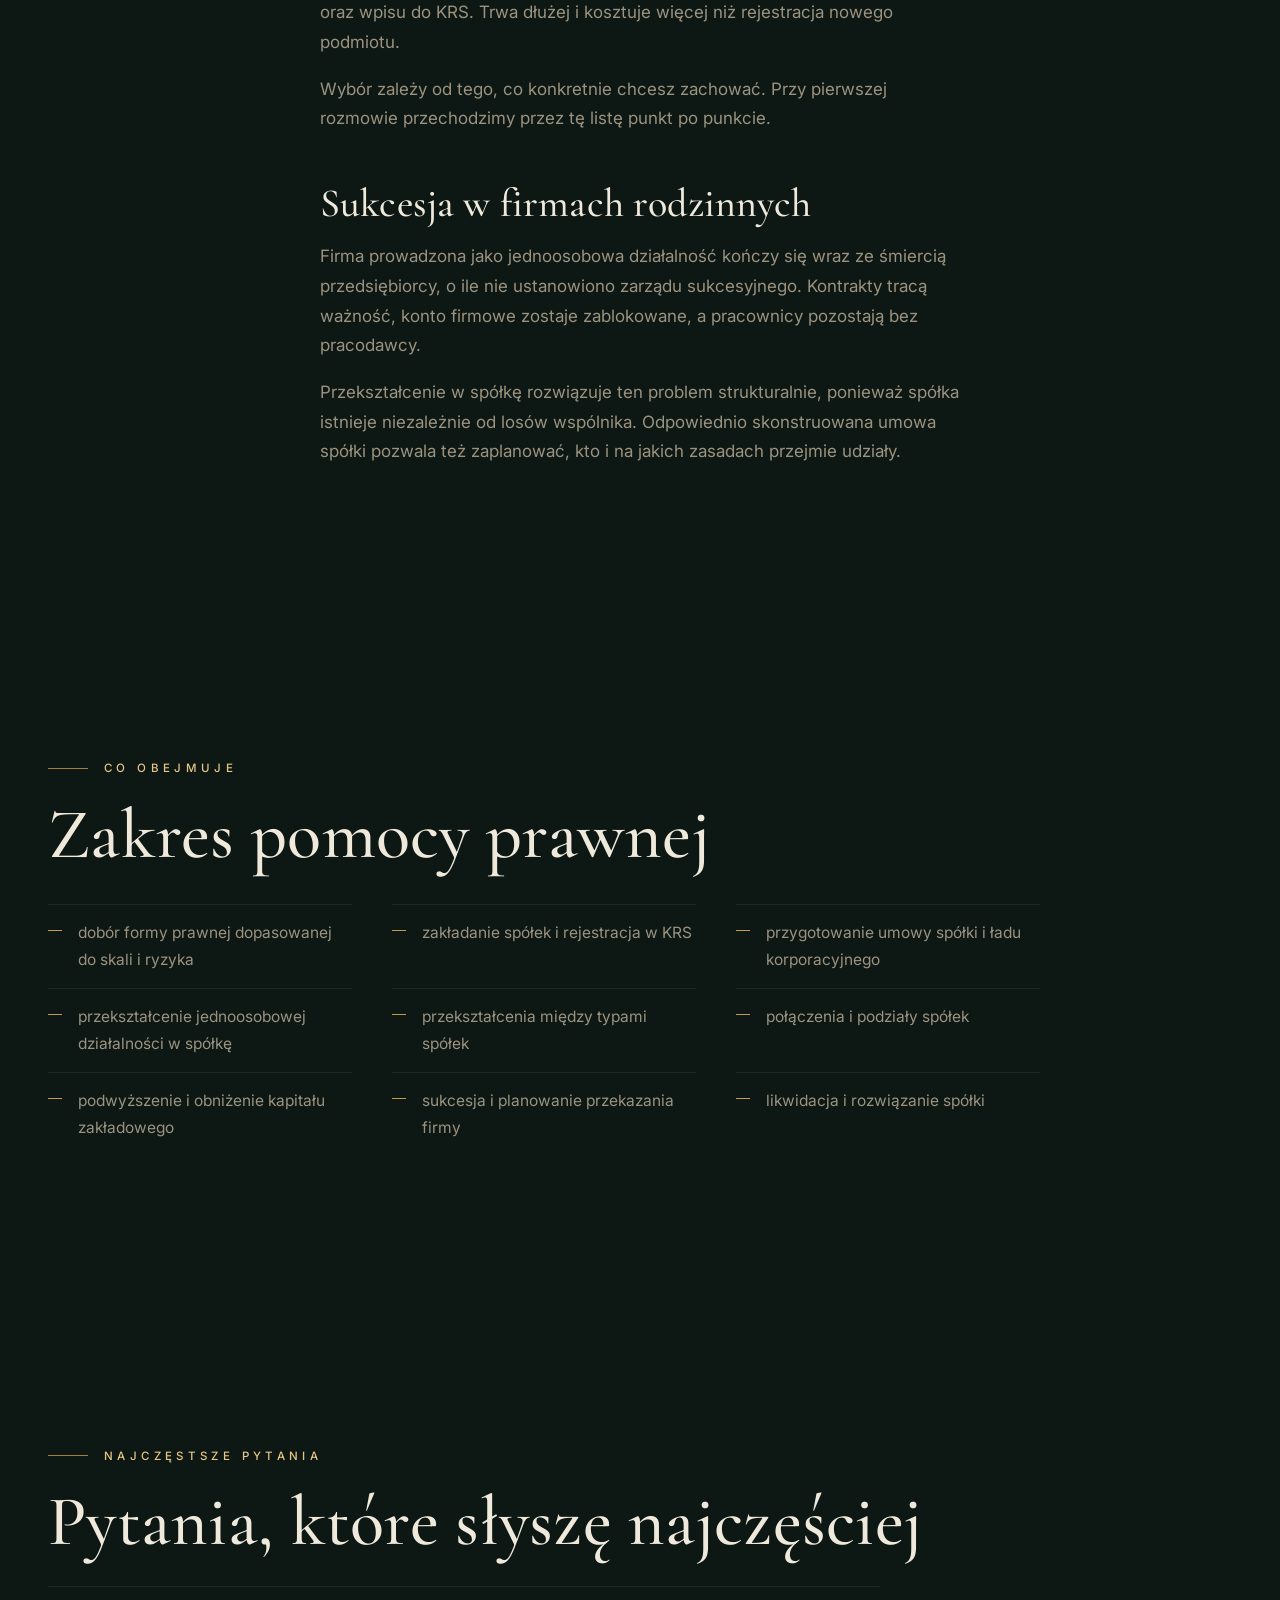
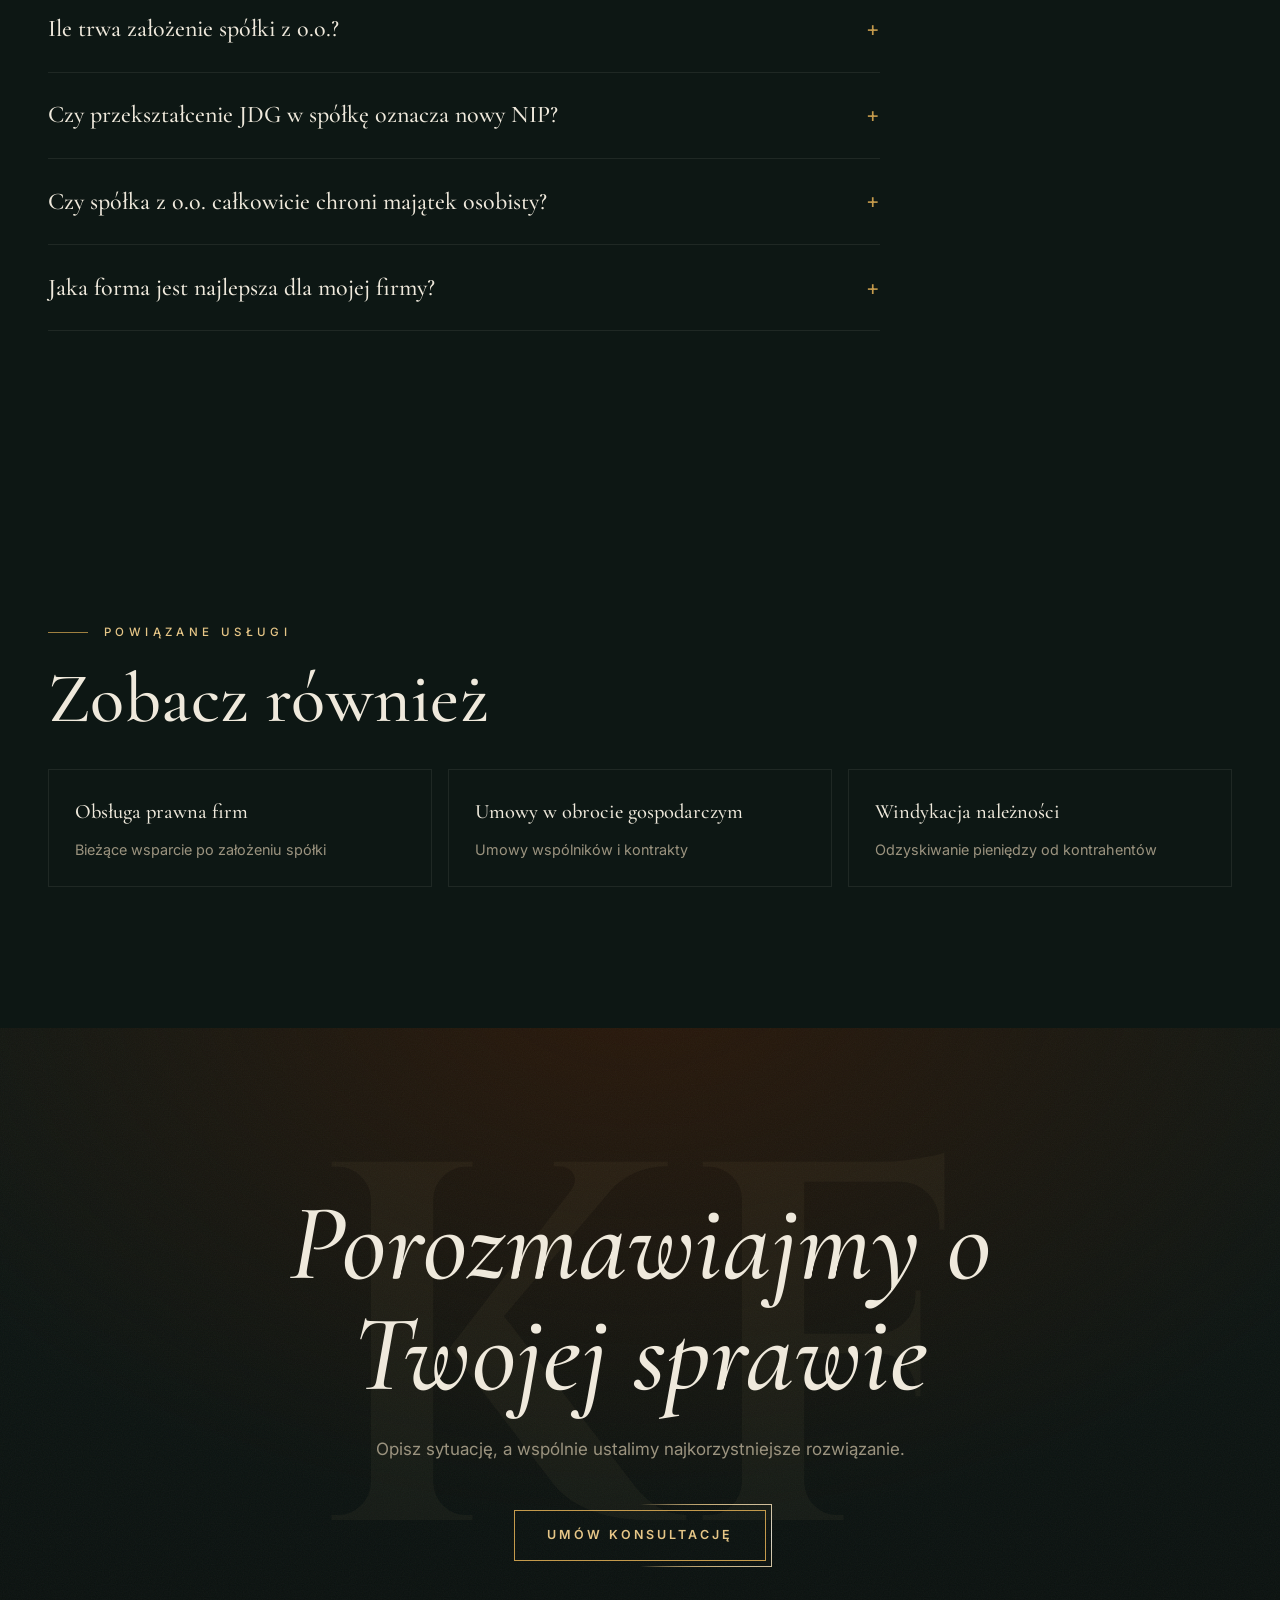
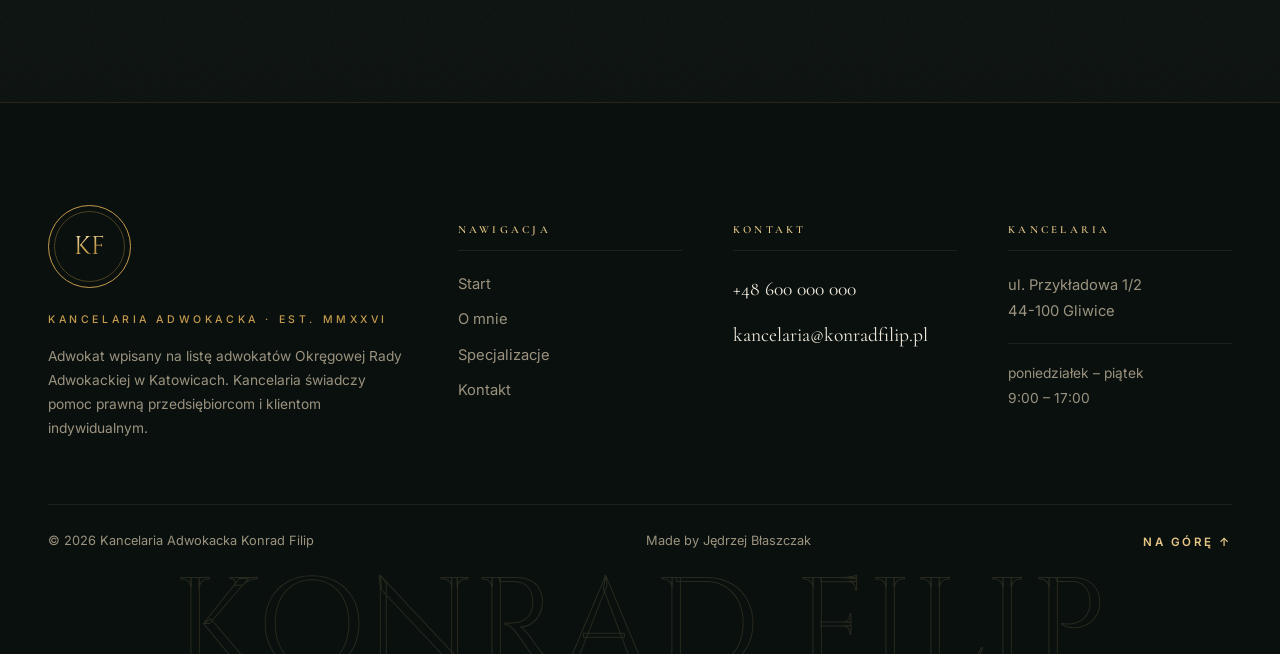
<file: zakladanie-spolki-gliwice/index.html>
<!DOCTYPE html>
<html lang="pl">
<head>
  <meta charset="UTF-8">
  <meta name="viewport" content="width=device-width, initial-scale=1.0">
  <title>Zakładanie spółki Gliwice | Przekształcenia, adwokat Konrad Filip</title>
  <meta name="description" content="Zakładanie spółek i przekształcenia w Gliwicach. Dobór formy prawnej, rejestracja w KRS, przekształcenie JDG w spółkę z o.o., połączenia, podziały i sukcesja.">
  <link rel="canonical" href="https://konradfilip.pl/zakladanie-spolki-gliwice">
  <link rel="icon" href="/favicon.ico" sizes="48x48">
  <link rel="icon" type="image/svg+xml" href="/assets/favicon.svg">
  <link rel="icon" type="image/png" sizes="32x32" href="/assets/icons/favicon-32.png">
  <link rel="icon" type="image/png" sizes="16x16" href="/assets/icons/favicon-16.png">
  <link rel="apple-touch-icon" sizes="180x180" href="/assets/icons/apple-touch-icon.png">
  <link rel="manifest" href="/site.webmanifest">
  <meta name="apple-mobile-web-app-title" content="Adwokat K. Filip">

  <meta property="og:type" content="website">
  <meta property="og:locale" content="pl_PL">
  <meta property="og:title" content="Zakładanie spółki Gliwice | Przekształcenia, adwokat Konrad Filip">
  <meta property="og:description" content="Zakładanie spółek i przekształcenia w Gliwicach. Dobór formy prawnej, rejestracja w KRS, przekształcenie JDG w spółkę z o.o., połączenia, podziały i sukcesja.">
  <meta property="og:url" content="https://konradfilip.pl/zakladanie-spolki-gliwice">
  <meta property="og:image" content="https://konradfilip.pl/assets/og-image.jpg">
  <meta name="robots" content="index, follow, max-image-preview:large, max-snippet:-1">
  <meta name="author" content="Konrad Filip">
  <meta name="geo.region" content="PL-SL">
  <meta name="geo.placename" content="Gliwice">
  <meta name="geo.position" content="50.2945;18.6714">
  <meta name="ICBM" content="50.2945, 18.6714">
  <meta name="theme-color" content="#0d1714">
  <meta property="og:site_name" content="Adwokat Konrad Filip">
  <meta property="og:image:alt" content="Adwokat Konrad Filip, kancelaria w Gliwicach">
  <meta name="twitter:card" content="summary_large_image">

  <script>if(location.search.indexOf("shot")>-1)document.documentElement.classList.add("shot");</script>
  <link rel="preconnect" href="https://fonts.googleapis.com">
  <link rel="preconnect" href="https://fonts.gstatic.com" crossorigin>
  <link href="https://fonts.googleapis.com/css2?family=Cinzel:wght@400;500&family=Cormorant+Garamond:ital,wght@0,500;0,600;1,500&family=Inter:wght@400;500;600&display=swap" rel="stylesheet">
  <link rel="stylesheet" href="/css/style.css?v=20260822c">

  <script type="application/ld+json">
  {"@context": "https://schema.org", "@type": "BreadcrumbList", "itemListElement": [{"@type": "ListItem", "position": 1, "name": "Start", "item": "https://konradfilip.pl/"}, {"@type": "ListItem", "position": 2, "name": "Specjalizacje", "item": "https://konradfilip.pl/specjalizacje"}, {"@type": "ListItem", "position": 3, "name": "Zakładanie i przekształcenia spółek", "item": "https://konradfilip.pl/zakladanie-spolki-gliwice"}]}
  </script>
  <script type="application/ld+json">
  {"@context": "https://schema.org", "@type": "Service", "name": "Zakładanie i przekształcenia spółek", "serviceType": "Zakładanie i przekształcenia spółek", "url": "https://konradfilip.pl/zakladanie-spolki-gliwice", "description": "Zakładanie spółek i przekształcenia w Gliwicach. Dobór formy prawnej, rejestracja w KRS, przekształcenie JDG w spółkę z o.o., połączenia, podziały i sukcesja.", "provider": {"@type": ["LegalService", "Attorney"], "name": "Kancelaria Adwokacka Konrad Filip", "url": "https://konradfilip.pl/", "telephone": "+48600000000", "address": {"@type": "PostalAddress", "addressLocality": "Gliwice", "postalCode": "44-100", "addressCountry": "PL"}}, "areaServed": [{"@type": "City", "name": "Gliwice"}, {"@type": "AdministrativeArea", "name": "województwo śląskie"}], "availableChannel": {"@type": "ServiceChannel", "serviceUrl": "https://konradfilip.pl/kontakt", "servicePhone": "+48600000000"}}
  </script>
  <script type="application/ld+json">
  {"@context": "https://schema.org", "@type": "FAQPage", "mainEntity": [{"@type": "Question", "name": "Ile trwa założenie spółki z o.o.?", "acceptedAnswer": {"@type": "Answer", "text": "Rejestracja przez system S24 przy standardowej umowie trwa zwykle kilka dni roboczych. Spółka z umową sporządzoną u notariusza i dopasowaną do konkretnych potrzeb wymaga więcej czasu, ale pozwala na zapisy, których gotowy wzorzec nie obsługuje."}}, {"@type": "Question", "name": "Czy przekształcenie JDG w spółkę oznacza nowy NIP?", "acceptedAnswer": {"@type": "Answer", "text": "Nie. Przy przekształceniu jednoosobowej działalności w spółkę kapitałową zachowana zostaje ciągłość, a spółka przejmuje prawa i obowiązki przedsiębiorcy. To jedna z głównych przewag przekształcenia nad zakładaniem nowego podmiotu."}}, {"@type": "Question", "name": "Czy spółka z o.o. całkowicie chroni majątek osobisty?", "acceptedAnswer": {"@type": "Answer", "text": "Nie w każdej sytuacji. Wspólnicy co do zasady nie odpowiadają za zobowiązania spółki, ale członkowie zarządu mogą odpowiadać osobiście, jeżeli egzekucja z majątku spółki okaże się bezskuteczna, a wniosek o upadłość nie został złożony w terminie. Dlatego ważne jest świadome prowadzenie spraw spółki."}}, {"@type": "Question", "name": "Jaka forma jest najlepsza dla mojej firmy?", "acceptedAnswer": {"@type": "Answer", "text": "Nie ma jednej dobrej odpowiedzi. Wybór zależy od skali działalności, poziomu ryzyka, liczby wspólników, planów inwestycyjnych i sytuacji podatkowej. Przy konsultacji przechodzimy przez te czynniki i wskazuję, która struktura pasuje do Twojej sytuacji."}}]}
  </script>
</head>
<body>

  <a class="skip-link" href="#tresc">Przejdź do treści</a>

  <header class="header" id="header">
    <div class="container header__inner">
      <a href="/" class="brand" aria-label="Konrad Filip, strona główna">
        <span class="brand__monogram" aria-hidden="true">KF</span>
        <span class="brand__name">Konrad Filip<small>Adwokat</small></span>
      </a>
      <button class="nav-toggle" aria-expanded="false" aria-controls="nav" aria-label="Menu"><span></span></button>
      <nav class="nav" id="nav" aria-label="Nawigacja główna">
        <a href="/">Start</a>
        <a href="/o-mnie">O mnie</a>
        <a href="/specjalizacje" aria-current="page">Specjalizacje</a>
        <a href="/kontakt">Kontakt</a>
      </nav>
    </div>
  </header>

  <main id="tresc" tabindex="-1">
    <section class="page-hero">
      <div class="container">
        <nav class="crumbs" aria-label="Ścieżka nawigacji">
          <a href="/">Start</a> <span aria-hidden="true">/</span>
          <a href="/specjalizacje">Specjalizacje</a> <span aria-hidden="true">/</span>
          <span aria-current="page">Zakładanie i przekształcenia spółek</span>
        </nav>
        <h1>Zakładanie<br>i przekształcenia spółek</h1>
        <p class="lead">Forma prawna to fundament firmy. Źle dobrana potrafi kosztować więcej niż podatki, a jej zmiana bywa trudniejsza niż początkowy wybór.</p>
      </div>
    </section>

    <section class="section">
      <div class="container prose-wide">
        <h2 class="reveal">Kiedy jednoosobowa działalność przestaje wystarczać</h2>
        <p class="reveal">Jednoosobowa działalność gospodarcza jest tania w prowadzeniu i prosta w obsłudze, ale ma jedną zasadniczą cechę: za zobowiązania firmy odpowiadasz całym majątkiem osobistym. Dom, oszczędności i samochód są w tej samej puli co długi firmowe.</p>
        <p class="reveal">Dopóki skala jest niewielka, a ryzyko kontrolowane, to akceptowalne. Sytuacja zmienia się, gdy pojawiają się większe kontrakty, zatrudnienie, kredyt obrotowy albo działalność, w której realne jest roszczenie odszkodowawcze.</p>
        <p class="reveal">Przekształcenie w spółkę z ograniczoną odpowiedzialnością oddziela majątek firmy od prywatnego. Warto o tym pomyśleć zanim pojawi się problem, ponieważ przekształcenie w obliczu istniejącego już długu nie chroni przed odpowiedzialnością za zobowiązania powstałe wcześniej.</p>
        <h2 class="reveal">Przekształcenie czy nowa spółka</h2>
        <p class="reveal">To dwie różne drogi o odmiennych skutkach. Przekształcenie zachowuje ciągłość prawną: spółka wstępuje we wszystkie prawa i obowiązki dotychczasowej działalności, w tym umowy, koncesje i numer NIP. Założenie nowej spółki i przeniesienie do niej działalności oznacza konieczność aneksowania umów i uzyskania zezwoleń od nowa.</p>
        <p class="reveal">Przekształcenie jest zwykle rozwiązaniem czystszym, ale wymaga planu przekształcenia, badania przez biegłego rewidenta w niektórych przypadkach oraz wpisu do KRS. Trwa dłużej i kosztuje więcej niż rejestracja nowego podmiotu.</p>
        <p class="reveal">Wybór zależy od tego, co konkretnie chcesz zachować. Przy pierwszej rozmowie przechodzimy przez tę listę punkt po punkcie.</p>
        <h2 class="reveal">Sukcesja w firmach rodzinnych</h2>
        <p class="reveal">Firma prowadzona jako jednoosobowa działalność kończy się wraz ze śmiercią przedsiębiorcy, o ile nie ustanowiono zarządu sukcesyjnego. Kontrakty tracą ważność, konto firmowe zostaje zablokowane, a pracownicy pozostają bez pracodawcy.</p>
        <p class="reveal">Przekształcenie w spółkę rozwiązuje ten problem strukturalnie, ponieważ spółka istnieje niezależnie od losów wspólnika. Odpowiednio skonstruowana umowa spółki pozwala też zaplanować, kto i na jakich zasadach przejmie udziały.</p>
      </div>
    </section>

    <section class="section" id="zakres">
      <div class="container">
        <p class="eyebrow reveal">Co obejmuje</p>
        <h2 class="reveal">Zakres pomocy prawnej</h2>
        <ul class="zakres reveal">
          <li>dobór formy prawnej dopasowanej do skali i ryzyka</li>
          <li>zakładanie spółek i rejestracja w KRS</li>
          <li>przygotowanie umowy spółki i ładu korporacyjnego</li>
          <li>przekształcenie jednoosobowej działalności w spółkę</li>
          <li>przekształcenia między typami spółek</li>
          <li>połączenia i podziały spółek</li>
          <li>podwyższenie i obniżenie kapitału zakładowego</li>
          <li>sukcesja i planowanie przekazania firmy</li>
          <li>likwidacja i rozwiązanie spółki</li>
        </ul>
      </div>
    </section>

    <section class="section" id="faq">
      <div class="container">
        <p class="eyebrow reveal">Najczęstsze pytania</p>
        <h2 class="reveal">Pytania, które słyszę najczęściej</h2>
        <div class="faq">
          <details class="faq__item reveal">
            <summary>Ile trwa założenie spółki z o.o.?</summary>
            <p>Rejestracja przez system S24 przy standardowej umowie trwa zwykle kilka dni roboczych. Spółka z umową sporządzoną u notariusza i dopasowaną do konkretnych potrzeb wymaga więcej czasu, ale pozwala na zapisy, których gotowy wzorzec nie obsługuje.</p>
          </details>
          <details class="faq__item reveal">
            <summary>Czy przekształcenie JDG w spółkę oznacza nowy NIP?</summary>
            <p>Nie. Przy przekształceniu jednoosobowej działalności w spółkę kapitałową zachowana zostaje ciągłość, a spółka przejmuje prawa i obowiązki przedsiębiorcy. To jedna z głównych przewag przekształcenia nad zakładaniem nowego podmiotu.</p>
          </details>
          <details class="faq__item reveal">
            <summary>Czy spółka z o.o. całkowicie chroni majątek osobisty?</summary>
            <p>Nie w każdej sytuacji. Wspólnicy co do zasady nie odpowiadają za zobowiązania spółki, ale członkowie zarządu mogą odpowiadać osobiście, jeżeli egzekucja z majątku spółki okaże się bezskuteczna, a wniosek o upadłość nie został złożony w terminie. Dlatego ważne jest świadome prowadzenie spraw spółki.</p>
          </details>
          <details class="faq__item reveal">
            <summary>Jaka forma jest najlepsza dla mojej firmy?</summary>
            <p>Nie ma jednej dobrej odpowiedzi. Wybór zależy od skali działalności, poziomu ryzyka, liczby wspólników, planów inwestycyjnych i sytuacji podatkowej. Przy konsultacji przechodzimy przez te czynniki i wskazuję, która struktura pasuje do Twojej sytuacji.</p>
          </details>
        </div>
      </div>
    </section>

    <section class="section">
      <div class="container">
        <p class="eyebrow reveal">Powiązane usługi</p>
        <h2 class="reveal">Zobacz również</h2>
        <div class="linki reveal">
          <a class="link-card" href="/obsluga-prawna-firm-gliwice"><strong>Obsługa prawna firm</strong><span>Bieżące wsparcie po założeniu spółki</span></a>
          <a class="link-card" href="/umowy-gospodarcze-gliwice"><strong>Umowy w obrocie gospodarczym</strong><span>Umowy wspólników i kontrakty</span></a>
          <a class="link-card" href="/windykacja-naleznosci-gliwice"><strong>Windykacja należności</strong><span>Odzyskiwanie pieniędzy od kontrahentów</span></a>
        </div>
      </div>
    </section>

    <section class="section cta-band">
      <span class="cta-band__monogram" aria-hidden="true">KF</span>
      <div class="container cta-band__inner">
        <h2 class="reveal">Porozmawiajmy o Twojej sprawie</h2>
        <p class="reveal">Opisz sytuację, a wspólnie ustalimy najkorzystniejsze rozwiązanie.</p>
        <a class="btn reveal" href="/kontakt">Umów konsultację</a>
      </div>
    </section>
  </main>

  <footer class="footer">
    <div class="container">
      <div class="footer__main">
        <div class="footer__identity">
          <a href="/" class="footer__seal" aria-label="Konrad Filip, strona główna"><span aria-hidden="true">KF</span></a>
          <p class="footer__est">Kancelaria Adwokacka · Est. MMXXVI</p>
          <p class="footer__note">Adwokat wpisany na listę adwokatów Okręgowej Rady Adwokackiej <!-- PLACEHOLDER: izba -->w Katowicach. Kancelaria świadczy pomoc prawną przedsiębiorcom i klientom indywidualnym.</p>
        </div>
        <div class="footer__col">
          <h2 class="footer__h">Nawigacja</h2>
          <ul>
            <li><a href="/">Start</a></li>
            <li><a href="/o-mnie">O mnie</a></li>
            <li><a href="/specjalizacje">Specjalizacje</a></li>
            <li><a href="/kontakt">Kontakt</a></li>
          </ul>
        </div>
        <div class="footer__col">
          <h2 class="footer__h">Kontakt</h2>
          <ul class="footer__contact">
            <!-- PLACEHOLDER: telefon, e-mail -->
            <li><a href="tel:+48600000000">+48 600 000 000</a></li>
            <li><a href="mailto:kancelaria@konradfilip.pl">kancelaria@konradfilip.pl</a></li>
          </ul>
        </div>
        <div class="footer__col">
          <h2 class="footer__h">Kancelaria</h2>
          <!-- PLACEHOLDER: adres -->
          <p>ul. Przykładowa 1/2<br>44-100 Gliwice</p>
          <p class="footer__hours">poniedziałek – piątek<br>9:00 – 17:00</p>
        </div>
      </div>
      <div class="footer__bottom">
        <span>© 2026 Kancelaria Adwokacka Konrad Filip</span>
        <span class="footer__credit">Made by Jędrzej Błaszczak</span>
        <a class="footer__up" href="#tresc">Na górę <span aria-hidden="true">↑</span></a>
      </div>
    </div>
    <div class="footer__wordmark" aria-hidden="true">Konrad Filip</div>
  </footer>

  <script src="/js/main.js?v=20260822c" defer></script>
</body>
</html>
</file>
<file: css/style.css>
/* ============================================================
   konradfilip.pl — adwokat Konrad Filip
   Dark editorial luxury: zieleń-czerń · krem · złoto
   v2 — monumentalna typografia, asymetria, kinowość
   ============================================================ */

:root {
  /* Paleta */
  --bg: #0d1714;             /* zieleń-czerń, baza całej strony */
  --bg-2: #12201c;           /* podniesione powierzchnie */
  --bg-3: #0a100e;           /* stopka, najgłębsza warstwa */
  --hero-1: #2a1709;         /* brąz z tła portretu */
  --hero-2: #150903;         /* winieta portretu */
  --cream: #efe9dc;          /* tekst główny */
  --muted: #9b937f;          /* tekst drugorzędny */
  --gold: #c49a4c;
  --gold-bright: #e6c687;
  --gold-hover: #f4e0ab;
  --line: rgba(196, 154, 76, 0.16);
  --line-soft: rgba(239, 233, 220, 0.08);

  /* Typografia */
  --serif: "Cormorant Garamond", Georgia, "Times New Roman", serif;
  --serif-caps: "Cinzel", "Cormorant Garamond", Georgia, serif;
  --sans: "Inter", -apple-system, "Segoe UI", sans-serif;

  /* Rytm */
  --section-pad: clamp(6rem, 11vw, 11rem);
  --container: 80rem;
}

/* ---------- Reset ---------- */
*, *::before, *::after { box-sizing: border-box; margin: 0; padding: 0; }
html { scroll-behavior: smooth; }
body {
  font-family: var(--sans);
  font-size: 1.0625rem;
  line-height: 1.75;
  color: var(--cream);
  background: var(--bg);
  -webkit-font-smoothing: antialiased;
  text-rendering: optimizeLegibility;
  overflow-x: clip;
}
img { max-width: 100%; display: block; }
a { color: inherit; text-decoration: none; }
ul { list-style: none; }

::selection { background: var(--gold); color: #0d1714; }

/* Pasek przewijania w tonacji strony */
::-webkit-scrollbar { width: 11px; }
::-webkit-scrollbar-track { background: var(--bg-3); }
::-webkit-scrollbar-thumb {
  background: #33301f;
  border: 2px solid var(--bg-3);
  border-radius: 6px;
}
::-webkit-scrollbar-thumb:hover { background: var(--gold); }
html { scrollbar-color: #33301f var(--bg-3); scrollbar-width: thin; }

/* ---------- Skip link ---------- */
.skip-link {
  position: fixed;
  top: 0.75rem;
  left: 0.75rem;
  z-index: 500;
  padding: 0.85em 1.6em;
  background: var(--gold);
  color: #14100a;
  font-size: 0.85rem;
  font-weight: 600;
  letter-spacing: 0.08em;
  transform: translateY(-250%);
}
.skip-link:focus {
  transform: none;
  outline: 2px solid var(--gold-bright);
  outline-offset: 2px;
}
main:focus { outline: none; }

/* ---------- Utility ---------- */
.container {
  max-width: var(--container);
  margin-inline: auto;
  padding-inline: clamp(1.25rem, 5vw, 3rem);
}
.section { padding-block: var(--section-pad); position: relative; }

.eyebrow {
  display: inline-flex;
  align-items: center;
  gap: 1rem;
  font-size: 0.72rem;
  font-weight: 500;
  letter-spacing: 0.38em;
  text-transform: uppercase;
  color: var(--gold-bright);
}
.eyebrow::before {
  content: "";
  width: 2.5rem;
  height: 1px;
  background: var(--gold);
  opacity: 0.8;
}

h1, h2, h3, .serif {
  font-family: var(--serif);
  font-weight: 500;
  line-height: 1.06;
  letter-spacing: 0.004em;
}
h2 { font-size: clamp(2.6rem, 5.5vw, 4.6rem); margin: 1.2rem 0 1.6rem; }
h3 { font-size: 1.6rem; }

.lead {
  font-size: clamp(1.08rem, 1.5vw, 1.28rem);
  color: var(--muted);
  max-width: 38em;
  font-weight: 400;
}

/* ---------- Przyciski ---------- */
.btn {
  display: inline-block;
  font-size: 0.78rem;
  font-weight: 600;
  letter-spacing: 0.24em;
  text-transform: uppercase;
  padding: 1.1em 2.6em;
  border: 1px solid var(--gold);
  color: var(--gold-bright);
  background: transparent;
  transition: background 0.3s ease, color 0.3s ease, border-color 0.3s ease, transform 0.25s ease;
  cursor: pointer;
}
.btn:hover, .btn:focus-visible { background: var(--gold); color: #14100a; }
.btn--solid {
  position: relative;
  overflow: hidden;
  background: linear-gradient(172deg, #e0bd76 0%, #c49a4c 52%, #a8823c 100%);
  border-color: rgba(230, 198, 135, 0.55);
  color: #14100a;
}
.btn--solid::before {
  content: "";
  position: absolute;
  top: 0;
  left: -85%;
  width: 55%;
  height: 100%;
  background: linear-gradient(105deg, transparent, rgba(255, 255, 255, 0.4), transparent);
  transform: skewX(-20deg);
  transition: left 0.65s ease;
  pointer-events: none;
}
.btn--solid:hover::before, .btn--solid:focus-visible::before { left: 135%; }
.btn--solid:hover, .btn--solid:focus-visible {
  background: linear-gradient(172deg, #ecd192 0%, #d2a959 52%, #b58e42 100%);
  border-color: var(--gold-bright);
  color: #14100a;
}
.btn--ghost { border-color: rgba(196, 154, 76, 0.4); color: var(--cream); }
.btn--ghost:hover, .btn--ghost:focus-visible { border-color: var(--gold); background: rgba(196, 154, 76, 0.1); color: var(--gold-bright); }
.btn--dark { border-color: var(--gold); color: var(--gold-bright); }
.btn--dark:hover, .btn--dark:focus-visible { background: var(--gold); color: #14100a; }

a:focus-visible, button:focus-visible {
  outline: 2px solid var(--gold-bright);
  outline-offset: 3px;
}

/* ---------- Nagłówek ---------- */
.header {
  position: fixed;
  inset-inline: 0;
  top: 0;
  z-index: 100;
  transition: background 0.35s ease, box-shadow 0.35s ease;
}
.header.scrolled {
  background: rgba(10, 16, 14, 0.82);
  -webkit-backdrop-filter: blur(14px);
  backdrop-filter: blur(14px);
  box-shadow: 0 1px 0 var(--line);
}
.header__inner {
  display: flex;
  align-items: center;
  justify-content: space-between;
  padding-block: 1.15rem;
}
.brand {
  display: flex;
  align-items: baseline;
  gap: 0.85rem;
  color: var(--cream);
}
.brand__monogram {
  font-family: var(--serif-caps);
  font-size: 1.7rem;
  font-weight: 600;
  color: var(--gold-bright);
  background: linear-gradient(160deg, #efd9a4 8%, #c49a4c 55%, #9a7838 100%);
  -webkit-background-clip: text;
  background-clip: text;
  -webkit-text-fill-color: transparent;
  line-height: 1;
}
.brand__name {
  font-size: 0.78rem;
  font-weight: 600;
  letter-spacing: 0.3em;
  text-transform: uppercase;
}
.brand__name small {
  display: block;
  font-size: 0.6rem;
  font-weight: 400;
  letter-spacing: 0.42em;
  color: var(--muted);
  margin-top: 0.25rem;
}

.nav { display: flex; gap: clamp(1.5rem, 3vw, 2.75rem); }
.nav a {
  position: relative;
  font-size: 0.76rem;
  font-weight: 500;
  letter-spacing: 0.2em;
  text-transform: uppercase;
  color: var(--cream);
  padding-block: 0.4rem;
  transition: color 0.25s ease;
}
.nav a::after {
  content: "";
  position: absolute;
  left: 0;
  bottom: 0;
  width: 100%;
  height: 1px;
  background: var(--gold-bright);
  transform: scaleX(0);
  transform-origin: right;
  transition: transform 0.3s ease;
}
.nav a:hover, .nav a[aria-current="page"] { color: var(--gold-hover); }
.nav a:hover::after, .nav a[aria-current="page"]::after {
  transform: scaleX(1);
  transform-origin: left;
}

.nav-toggle {
  display: none;
  background: none;
  border: 0;
  width: 2.6rem;
  height: 2.6rem;
  position: relative;
  z-index: 110;
  cursor: pointer;
}
.nav-toggle span, .nav-toggle span::before {
  content: "";
  position: absolute;
  left: 50%;
  width: 1.7rem;
  height: 1.5px;
  background: var(--gold-bright);
  transform: translateX(-50%);
  transition: transform 0.3s ease, top 0.3s ease;
}
.nav-toggle span { top: calc(50% - 4px); }
.nav-toggle span::before { top: 8px; }
.nav-toggle[aria-expanded="true"] span { transform: translateX(-50%) rotate(45deg); top: 50%; }
.nav-toggle[aria-expanded="true"] span::before { transform: rotate(-90deg); top: 0; }

/* ---------- Hero — monumentalna typografia ---------- */
.hero {
  position: relative;
  min-height: 100svh;
  display: flex;
  align-items: flex-end;
  background:
    radial-gradient(90% 110% at 74% 12%, var(--hero-1) 0%, rgba(21, 9, 3, 0) 62%),
    linear-gradient(to bottom, var(--hero-2) 0%, var(--bg) 92%);
  overflow: hidden;
}
.hero__figure {
  position: absolute;
  right: max(0px, calc((100vw - 100rem) / 2));
  top: 0;
  bottom: 0;
  width: min(56vw, 54rem);
  pointer-events: none;
  z-index: 1;
}
.hero__figure img {
  width: 100%;
  height: 100%;
  object-fit: cover;
  object-position: 60% top;
  -webkit-mask-image:
    linear-gradient(to left, #000 58%, transparent 96%);
  mask-image:
    linear-gradient(to left, #000 58%, transparent 96%);
}

.hero__figure::after {
  content: "";
  position: absolute;
  inset: 0;
  background: linear-gradient(to bottom, rgba(13, 23, 20, 0) 55%, var(--bg) 97%);
}
.hero > .container { width: 100%; }
.hero__content {
  position: relative;
  z-index: 2;
  width: 100%;
  padding-block: 9rem 4.5rem;
}
.hero__title {
  font-family: var(--serif-caps);
  font-weight: 400;
  text-transform: uppercase;
  line-height: 1.0;
  letter-spacing: 0.02em;
  font-size: clamp(2.9rem, 10.5vw, 9.6rem);
  margin: 1.6rem 0 0;
}
.hero__title span { display: block; }
.hero__title .t-solid { color: var(--cream); }
.hero__title .t-outline {
  color: var(--gold-bright);
  margin-left: clamp(0rem, 2.5vw, 3rem);
}
/* Gradient nakładamy też na pojedyncze litery — inaczej znika po podziale w JS */
.hero__title .t-outline,
.hero__title .t-outline span {
  background-image: linear-gradient(168deg, #f6e3b4 4%, #d8ae5f 46%, #a8823c 100%);
  -webkit-background-clip: text;
  background-clip: text;
  -webkit-text-fill-color: transparent;
}
@supports not ((-webkit-background-clip: text) or (background-clip: text)) {
  .hero__title .t-outline,
  .hero__title .t-outline span {
    -webkit-text-fill-color: var(--gold-bright);
    color: var(--gold-bright);
  }
}
.hero__meta {
  display: flex;
  flex-wrap: wrap;
  align-items: center;
  gap: 1.5rem 3rem;
  margin-top: clamp(1.8rem, 4vw, 3rem);
  max-width: 46rem;
}
.hero__meta-role {
  font-family: var(--serif);
  font-style: italic;
  font-size: clamp(1.4rem, 2.4vw, 1.9rem);
  color: var(--gold-bright);
  white-space: nowrap;
}
.hero__text {
  color: var(--muted);
  font-size: clamp(1rem, 1.3vw, 1.12rem);
  max-width: 26em;
  flex: 1 1 20rem;
}
.hero__actions {
  display: flex;
  flex-wrap: wrap;
  gap: 1rem;
  margin-top: clamp(1.8rem, 3.5vw, 2.6rem);
}

/* ---------- Pionowy podpis na krawędzi hero ---------- */
.hero__side {
  position: absolute;
  left: clamp(0.7rem, 1.4vw, 1.6rem);
  bottom: 4.5rem;
  z-index: 2;
  writing-mode: vertical-rl;
  transform: rotate(180deg);
  font-size: 0.62rem;
  font-weight: 500;
  letter-spacing: 0.45em;
  text-transform: uppercase;
  color: var(--muted);
}
@media (max-width: 68rem) { .hero__side { display: none; } }

/* ---------- Maksyma ---------- */
.quote-band {
  padding-block: clamp(4.5rem, 8vw, 7.5rem);
  border-block: 1px solid var(--line-soft);
}
.quote-band blockquote {
  max-width: 56rem;
  margin-inline: auto;
  text-align: center;
}
.quote-band blockquote::before {
  content: "✦";
  display: block;
  color: var(--gold);
  font-size: 0.85rem;
  margin-bottom: 1.6rem;
}
.quote-band p {
  font-family: var(--serif);
  font-style: italic;
  font-weight: 500;
  font-size: clamp(2rem, 4.6vw, 3.7rem);
  line-height: 1.15;
  color: var(--cream);
}
.quote-band footer {
  margin-top: 1.6rem;
  font-size: 0.72rem;
  font-weight: 500;
  letter-spacing: 0.3em;
  text-transform: uppercase;
  color: var(--muted);
}

/* ---------- Przebieg współpracy ---------- */
.steps {
  display: grid;
  grid-template-columns: repeat(3, 1fr);
  gap: clamp(1.5rem, 3.5vw, 3.5rem);
  margin-top: clamp(2.8rem, 5vw, 4rem);
}
.step {
  position: relative;
  border-top: 1px solid var(--line-soft);
  padding-top: 2rem;
}
.step::before {
  content: "";
  position: absolute;
  top: -1px;
  left: 0;
  width: 3rem;
  height: 1px;
  background: var(--gold-bright);
}
.step__num {
  font-family: var(--serif);
  font-style: italic;
  font-size: 2.8rem;
  line-height: 1;
  color: transparent;
  -webkit-text-stroke: 1px rgba(230, 198, 135, 0.55);
  display: inline-block;
}
.step h3 { font-size: 1.7rem; margin: 0.7rem 0 0.6rem; font-weight: 500; }
.step p { color: var(--muted); font-size: 0.98rem; }
@media (max-width: 60rem) { .steps { grid-template-columns: 1fr; } }

/* ---------- Sekcja intro — asymetryczny lead ---------- */
.intro-block {
  display: grid;
  grid-template-columns: minmax(0, 7fr) minmax(0, 4fr);
  gap: clamp(2.5rem, 6vw, 6rem);
  align-items: end;
}
.intro-block h2 { margin-bottom: 0; }
.intro-block__aside {
  border-left: 1px solid var(--line);
  padding-left: clamp(1.5rem, 3vw, 2.5rem);
  padding-bottom: 0.4rem;
}
.intro-block__aside p { color: var(--muted); font-size: 1rem; }

/* ---------- Specjalizacje — monumentalne wiersze ---------- */
.spec-rows { margin-top: clamp(3rem, 6vw, 5rem); }
.spec-row {
  display: grid;
  grid-template-columns: minmax(5.5rem, 9rem) 1fr auto;
  align-items: center;
  gap: clamp(1.2rem, 4vw, 3.5rem);
  padding-block: clamp(1.8rem, 3.5vw, 2.8rem);
  border-top: 1px solid var(--line-soft);
  position: relative;
  transition: background 0.35s ease, border-color 0.35s ease;
}
.spec-row:last-child { border-bottom: 1px solid var(--line-soft); }
.spec-row:hover { background: linear-gradient(90deg, rgba(196, 154, 76, 0.06), transparent 70%); border-color: var(--line); }
.spec-row__num {
  font-family: var(--serif);
  font-style: italic;
  font-size: clamp(2.6rem, 5vw, 4.2rem);
  line-height: 1;
  color: transparent;
  -webkit-text-stroke: 1px rgba(230, 198, 135, 0.6);
  transition: color 0.35s ease, -webkit-text-stroke-color 0.35s ease;
}
.spec-row:hover .spec-row__num {
  color: var(--gold-hover);
  -webkit-text-stroke-color: transparent;
}
.spec-row__body h3 {
  font-size: clamp(1.6rem, 3vw, 2.4rem);
  font-weight: 500;
  transition: color 0.3s ease;
}
.spec-row:hover .spec-row__body h3 { color: var(--gold-hover); }
.spec-row__body p {
  color: var(--muted);
  font-size: 0.97rem;
  max-width: 44em;
  margin-top: 0.35rem;
}
.spec-row__arrow {
  font-size: 1.6rem;
  color: var(--gold);
  transition: transform 0.35s ease, color 0.3s ease;
}
.spec-row:hover .spec-row__arrow { transform: translateX(0.6rem); color: var(--gold-hover); }

/* ---------- Sticky split (zasady / jak pracuję) ---------- */
.sticky-split {
  display: grid;
  grid-template-columns: minmax(0, 5fr) minmax(0, 6fr);
  gap: clamp(2.5rem, 7vw, 7rem);
  align-items: start;
}
.sticky-split__head {
  position: sticky;
  top: 7.5rem;
}
.sticky-split__head h2 { margin-bottom: 1.2rem; }
.sticky-split__head .lead { max-width: 26em; }
.values { display: grid; gap: clamp(2.2rem, 4vw, 3.2rem); }
.value {
  border-top: 1px solid var(--line-soft);
  padding-top: 1.6rem;
}
.value h3 {
  color: var(--gold-bright);
  margin-bottom: 0.7rem;
  font-weight: 500;
  font-size: 1.8rem;
}
.value p { color: var(--muted); font-size: 1rem; max-width: 36em; }

/* ---------- Split (O mnie — portret w ramie) ---------- */
.split {
  display: grid;
  gap: clamp(2.5rem, 6vw, 5.5rem);
  grid-template-columns: minmax(0, 5fr) minmax(0, 6fr);
  align-items: center;
}
.split__media { position: relative; }
.split__media img {
  width: 100%;
  height: auto;
  border: 1px solid var(--line);
  padding: clamp(0.6rem, 1.2vw, 1rem);
  background: rgba(239, 233, 220, 0.03);
}
.split__media::after {
  content: "";
  position: absolute;
  inset: 1.6rem -1.6rem -1.6rem 1.6rem;
  border: 1px solid var(--gold);
  opacity: 0.35;
  z-index: -1;
}

/* ---------- CTA finale ---------- */
.cta-band {
  position: relative;
  background:
    radial-gradient(110% 140% at 50% -10%, var(--hero-1) 0%, rgba(21, 9, 3, 0) 60%),
    linear-gradient(to bottom, var(--bg) 0%, var(--bg-3) 100%);
  text-align: center;
  overflow: hidden;
}
.cta-band__monogram {
  position: absolute;
  inset: 50% auto auto 50%;
  transform: translate(-50%, -50%);
  font-family: var(--serif-caps);
  font-size: clamp(18rem, 46vw, 32rem);
  font-weight: 600;
  color: rgba(230, 198, 135, 0.045);
  pointer-events: none;
  user-select: none;
  line-height: 1;
}
.cta-band__inner { position: relative; z-index: 2; max-width: 52rem; margin-inline: auto; }
.cta-band h2 {
  font-style: italic;
  font-weight: 500;
  font-size: clamp(3.2rem, 8.5vw, 7rem);
  line-height: 1.02;
}
.cta-band p { color: var(--muted); margin: 1.4rem 0 2.8rem; }

/* ---------- Nagłówek podstrony ---------- */
.page-hero {
  position: relative;
  overflow: hidden;
  background:
    radial-gradient(100% 150% at 88% -20%, rgba(196, 154, 76, 0.13) 0%, transparent 55%),
    linear-gradient(to bottom, #10201b 0%, var(--bg) 100%);
  padding: clamp(10rem, 17vw, 14rem) 0 clamp(4rem, 8vw, 6.5rem);
}
.page-hero .container { position: relative; z-index: 2; }
.page-hero::before {
  content: "KF";
  position: absolute;
  right: -0.06em;
  bottom: -0.28em;
  z-index: 1;
  font-family: var(--serif-caps);
  font-weight: 600;
  font-size: clamp(13rem, 28vw, 22rem);
  line-height: 1;
  color: transparent;
  -webkit-text-stroke: 1px rgba(230, 198, 135, 0.09);
  pointer-events: none;
  user-select: none;
}
.page-hero h1 {
  font-size: clamp(3rem, 8vw, 6.5rem);
  font-weight: 500;
  margin-top: 1.2rem;
  line-height: 1.0;
}
.page-hero .lead { margin-top: 1.4rem; }

/* ---------- Treść / prose ---------- */
.prose { max-width: 46rem; }
.prose p { color: var(--muted); }
.prose p + p { margin-top: 1.2rem; }
.prose .lead { color: var(--cream); }
.drop-cap::first-letter {
  font-family: var(--serif);
  font-size: 3.1em;
  line-height: 0.78;
  float: left;
  padding: 0.06em 0.14em 0 0;
  color: var(--gold-bright);
}
.prose h2 { margin-top: 2.8rem; }
.prose ul { margin: 1.2rem 0 0 0; }
.prose li {
  position: relative;
  padding-left: 1.8rem;
  margin-bottom: 0.7rem;
  color: var(--muted);
}
.prose li::before {
  content: "—";
  position: absolute;
  left: 0;
  color: var(--gold);
}

/* ---------- Specjalizacje — podstrona ---------- */
.spec-block {
  display: grid;
  gap: clamp(1.5rem, 4vw, 4.5rem);
  grid-template-columns: minmax(0, 2fr) minmax(0, 3fr);
  padding-block: clamp(3rem, 5.5vw, 4.5rem);
  border-top: 1px solid var(--line-soft);
}
.spec-block:last-of-type { border-bottom: 1px solid var(--line-soft); }
.card__num {
  font-family: var(--serif);
  font-style: italic;
  font-size: clamp(2.2rem, 3.5vw, 3rem);
  line-height: 1;
  color: transparent;
  -webkit-text-stroke: 1px rgba(230, 198, 135, 0.65);
  display: inline-block;
}
.spec-block__head h2 { font-size: clamp(1.9rem, 3.2vw, 2.6rem); margin: 0.7rem 0 0; }
.spec-block__body p { color: var(--muted); }
.spec-block__body ul { margin-top: 1.2rem; }
.spec-block__body li {
  position: relative;
  padding-left: 1.7rem;
  margin-bottom: 0.6rem;
  font-size: 0.98rem;
  color: var(--muted);
}
.spec-block__body li::before {
  content: "—";
  position: absolute;
  left: 0;
  color: var(--gold);
}

/* ---------- Kontakt ---------- */
.contact-grid {
  display: grid;
  gap: clamp(2.5rem, 6vw, 6rem);
  grid-template-columns: minmax(0, 1fr) minmax(0, 1fr);
  align-items: start;
}
.contact-item { border-top: 1px solid var(--line-soft); padding: 1.6rem 0; }
.contact-item:first-child { border-top: 0; padding-top: 0; }
.contact-item .label {
  font-size: 0.7rem;
  font-weight: 600;
  letter-spacing: 0.3em;
  text-transform: uppercase;
  color: var(--gold-bright);
  display: block;
  margin-bottom: 0.5rem;
}
.contact-item p { color: var(--muted); }
.contact-item a { transition: color 0.25s ease; }
.contact-item a:hover { color: var(--gold-hover); text-decoration: underline; text-underline-offset: 0.18em; text-decoration-thickness: 1px; }
.contact-item .big {
  font-family: var(--serif);
  font-size: clamp(1.6rem, 2.6vw, 2.2rem);
  font-weight: 500;
  line-height: 1.25;
  color: var(--cream);
}

/* ---------- Stopka ---------- */
.footer {
  position: relative;
  background: var(--bg-3);
  color: var(--muted);
  padding: clamp(4rem, 8vw, 6.5rem) 0 0;
  font-size: 0.92rem;
  border-top: 1px solid var(--line);
  overflow: hidden;
}
.footer__main {
  display: grid;
  grid-template-columns: minmax(0, 1.6fr) repeat(3, minmax(0, 1fr));
  gap: clamp(2rem, 4vw, 3.5rem);
  padding-bottom: clamp(2.5rem, 5vw, 4rem);
}

/* Pieczęć kancelarii */
.footer__seal {
  display: inline-grid;
  place-items: center;
  width: 5.2rem;
  height: 5.2rem;
  border: 1px solid var(--gold);
  border-radius: 50%;
  position: relative;
  transition: border-color 0.35s ease, transform 0.35s ease;
}
.footer__seal::before {
  content: "";
  position: absolute;
  inset: 5px;
  border: 1px solid rgba(196, 154, 76, 0.35);
  border-radius: 50%;
}
.footer__seal span {
  font-family: var(--serif-caps);
  font-size: 1.6rem;
  line-height: 1;
  background: linear-gradient(160deg, #efd9a4 8%, #c49a4c 55%, #9a7838 100%);
  -webkit-background-clip: text;
  background-clip: text;
  -webkit-text-fill-color: transparent;
}
.footer__seal:hover, .footer__seal:focus-visible {
  border-color: var(--gold-bright);
  transform: rotate(-4deg);
}

.footer__est {
  font-size: 0.66rem;
  font-weight: 500;
  letter-spacing: 0.34em;
  text-transform: uppercase;
  color: var(--gold);
  margin: 1.4rem 0 0.9rem;
}
.footer__note { max-width: 32em; font-size: 0.86rem; line-height: 1.75; }

.footer__h {
  font-size: 0.68rem;
  font-weight: 600;
  letter-spacing: 0.3em;
  text-transform: uppercase;
  color: var(--gold-bright);
  margin-bottom: 1.3rem;
  padding-bottom: 0.9rem;
  border-bottom: 1px solid var(--line-soft);
}
.footer__col li { margin-bottom: 0.6rem; }
.footer__col p { line-height: 1.8; }
.footer a { transition: color 0.25s ease; }
.footer a:hover { color: var(--gold-hover); text-decoration: underline; text-underline-offset: 0.25em; }
.footer__contact li { font-family: var(--serif); font-size: 1.22rem; margin-bottom: 0.75rem; }
.footer__contact a { color: var(--cream); }
.footer__hours {
  margin-top: 1.1rem;
  padding-top: 1.1rem;
  border-top: 1px solid var(--line-soft);
  font-size: 0.86rem;
}

.footer__bottom {
  display: flex;
  flex-wrap: wrap;
  align-items: center;
  justify-content: space-between;
  gap: 0.8rem 2rem;
  padding: 1.6rem 0;
  border-top: 1px solid var(--line-soft);
  font-size: 0.8rem;
}
.footer__credit { color: var(--muted); }
.footer__up {
  font-size: 0.72rem;
  font-weight: 600;
  letter-spacing: 0.22em;
  text-transform: uppercase;
  color: var(--gold-bright);
}
.footer__up span { display: inline-block; transition: transform 0.3s ease; }
.footer__up:hover span { transform: translateY(-0.25em); }

/* Sygnatura przycięta dolną krawędzią strony */
.footer__wordmark {
  font-family: var(--serif-caps);
  font-weight: 400;
  text-transform: uppercase;
  white-space: nowrap;
  text-align: center;
  font-size: clamp(2rem, 10.2vw, 10.5rem);
  line-height: 0.8;
  letter-spacing: 0.01em;
  color: transparent;
  -webkit-text-stroke: 1px rgba(230, 198, 135, 0.14);
  margin-bottom: -0.22em;
  user-select: none;
  pointer-events: none;
}

/* ---------- Scroll reveal ---------- */
.reveal {
  opacity: 0;
  transform: translateY(28px);
  transition: opacity 0.95s cubic-bezier(0.22, 1, 0.36, 1), transform 0.95s cubic-bezier(0.22, 1, 0.36, 1);
}
.reveal.visible { opacity: 1; transform: none; }
.reveal-d1 { transition-delay: 0.12s; }
.reveal-d2 { transition-delay: 0.24s; }
.reveal-d3 { transition-delay: 0.36s; }

/* ============================================================
   Efekty — ziarno, intro, kinowe wejście, kursor, postęp
   ============================================================ */

.hero::after,
.cta-band::before,
.page-hero::after {
  content: "";
  position: absolute;
  inset: 0;
  z-index: 1;
  pointer-events: none;
  opacity: 0.05;
  background-image: url("data:image/svg+xml,%3Csvg xmlns='http://www.w3.org/2000/svg' width='240' height='240'%3E%3Cfilter id='n'%3E%3CfeTurbulence type='fractalNoise' baseFrequency='0.85' numOctaves='2'/%3E%3C/filter%3E%3Crect width='100%25' height='100%25' filter='url(%23n)'/%3E%3C/svg%3E");
}

.progress {
  position: fixed;
  top: 0;
  left: 0;
  right: 0;
  height: 2px;
  z-index: 130;
  background: linear-gradient(90deg, var(--gold), var(--gold-bright));
  transform: scaleX(0);
  transform-origin: left;
  pointer-events: none;
}

/* Intro z monogramem */
.intro { display: none; }
html.with-intro .intro {
  display: flex;
  align-items: center;
  justify-content: center;
  position: fixed;
  inset: 0;
  z-index: 300;
  background: radial-gradient(130% 130% at 50% 20%, var(--hero-1) 0%, var(--hero-2) 80%);
  animation: introLift 0.85s cubic-bezier(0.7, 0, 0.3, 1) 1.75s both;
}
.intro__inner { text-align: center; }
.intro__mono {
  display: block;
  font-family: var(--serif-caps);
  font-size: clamp(4rem, 12vw, 6.5rem);
  font-weight: 500;
  color: var(--gold-bright);
  background: linear-gradient(160deg, #efd9a4 8%, #c49a4c 55%, #9a7838 100%);
  -webkit-background-clip: text;
  background-clip: text;
  -webkit-text-fill-color: transparent;
  animation: introMono 1.3s cubic-bezier(0.2, 0.65, 0.3, 1) 0.1s both;
}
.intro__line {
  display: block;
  width: min(16rem, 60vw);
  height: 1px;
  margin: 1.1rem auto;
  background: var(--gold);
  transform: scaleX(0);
  animation: introLine 0.9s cubic-bezier(0.7, 0, 0.3, 1) 0.55s both;
}
.intro__role {
  display: block;
  font-size: 0.72rem;
  font-weight: 500;
  letter-spacing: 0.5em;
  text-transform: uppercase;
  color: var(--muted);
  animation: introMono 1s ease 0.75s both;
}
@keyframes introMono {
  from { opacity: 0; transform: translateY(14px); letter-spacing: 0.3em; }
  to { opacity: 1; transform: none; letter-spacing: 0.06em; }
}
@keyframes introLine { from { transform: scaleX(0); } to { transform: scaleX(1); } }
@keyframes introLift { to { transform: translateY(-100%); } }

/* Kinowe wejście */
:root { --intro-delay: 0s; }
html.with-intro { --intro-delay: 1.9s; }
.hero__content .eyebrow { animation: fadeUp 0.9s ease calc(var(--intro-delay) + 0.15s) both; }
.hero__title .t-solid { animation: titleReveal 1.1s cubic-bezier(0.2, 0.65, 0.3, 1) calc(var(--intro-delay) + 0.3s) both; }
.hero__title .t-outline { animation: titleReveal 1.1s cubic-bezier(0.2, 0.65, 0.3, 1) calc(var(--intro-delay) + 0.45s) both; }
.hero__meta { animation: fadeUp 0.9s ease calc(var(--intro-delay) + 0.75s) both; }
.hero__actions { animation: fadeUp 0.9s ease calc(var(--intro-delay) + 0.9s) both; }
.hero__figure img { animation: heroImg 2.2s cubic-bezier(0.2, 0.65, 0.3, 1) calc(var(--intro-delay) + 0.1s) both; }
.page-hero .eyebrow { animation: fadeUp 0.8s ease 0.1s both; }
.page-hero h1 { animation: titleReveal 1s cubic-bezier(0.2, 0.65, 0.3, 1) 0.22s both; }
.page-hero .lead { animation: fadeUp 0.8s ease 0.4s both; }
@keyframes fadeUp {
  from { opacity: 0; transform: translateY(22px); }
  to { opacity: 1; transform: none; }
}
@keyframes titleReveal {
  from { opacity: 0; transform: translateY(50px); clip-path: inset(0 0 100% 0); }
  to { opacity: 1; transform: none; clip-path: inset(-12% 0 -12% 0); }
}
@keyframes heroImg {
  from { opacity: 0; transform: scale(1.05); }
  to { opacity: 1; transform: none; }
}

/* Kursor — natywny wskaźnik + złoty pierścień jako akcent */
a, button, [role="button"], label, summary { cursor: pointer; }
.cursor-ring {
  position: fixed;
  top: 0;
  left: 0;
  z-index: 400;
  pointer-events: none;
  border-radius: 50%;
  will-change: transform;
}
.cursor-ring {
  width: 36px;
  height: 36px;
  border: 1px solid rgba(230, 198, 135, 0.6);
  transition: width 0.25s ease, height 0.25s ease, border-color 0.25s ease, background 0.25s ease;
}
.cursor-ring.active {
  width: 58px;
  height: 58px;
  border-color: var(--gold-bright);
  background: rgba(196, 154, 76, 0.08);
}

/* ============================================================
   2026: View Transitions, split-letters, złote obwódki, SDA
   ============================================================ */

/* Płynne przejścia między podstronami (progressive enhancement) */
@view-transition { navigation: auto; }
::view-transition-old(root) { animation: vtOut 0.3s ease both; }
::view-transition-new(root) { animation: vtIn 0.45s cubic-bezier(0.22, 1, 0.36, 1) both; }
@keyframes vtOut { to { opacity: 0; } }
@keyframes vtIn { from { opacity: 0; transform: translateY(14px); } }

/* Split-letter stagger w hero (JS dzieli napis na litery) */
.hero__title .split-ready { animation: none; opacity: 1; }
.split-ready span {
  display: inline-block;
  animation: letterIn 0.9s cubic-bezier(0.22, 1, 0.36, 1) calc(var(--intro-delay) + 0.25s + var(--i) * 0.05s) both;
}
@keyframes letterIn {
  from { opacity: 0; transform: translateY(0.4em); }
  to { opacity: 1; transform: none; }
}

/* Obrotowa złota obwódka */
@property --kf-angle {
  syntax: "<angle>";
  initial-value: 0deg;
  inherits: false;
}
@keyframes kfSpin { to { --kf-angle: 360deg; } }
.cta-band .btn { position: relative; }
.cta-band .btn::after {
  content: "";
  position: absolute;
  inset: -7px;
  background: conic-gradient(from var(--kf-angle),
    rgba(230, 198, 135, 0) 0%, rgba(230, 198, 135, 0.85) 18%,
    rgba(239, 233, 220, 0.9) 25%, rgba(230, 198, 135, 0.85) 32%,
    rgba(230, 198, 135, 0) 50%, rgba(230, 198, 135, 0) 100%);
  padding: 1px;
  -webkit-mask: linear-gradient(#000 0 0) content-box, linear-gradient(#000 0 0);
  -webkit-mask-composite: xor;
          mask: linear-gradient(#000 0 0) content-box, linear-gradient(#000 0 0);
          mask-composite: exclude;
  animation: kfSpin 5s linear infinite;
  pointer-events: none;
}
.split__media::before {
  content: "";
  position: absolute;
  inset: -1px;
  z-index: -1;
  background: conic-gradient(from var(--kf-angle),
    rgba(230, 198, 135, 0.05), rgba(230, 198, 135, 0.55), rgba(230, 198, 135, 0.05));
  animation: kfSpin 9s linear infinite;
}

/* Scroll-driven animations — numery i wiersze rozjaśniają się przy scrollu */
@supports (animation-timeline: view()) {
  .spec-row__num {
    animation: numInk linear both;
    animation-timeline: view();
    animation-range: entry 10% cover 40%;
  }
  @keyframes numInk {
    from { opacity: 0.2; transform: translateX(-0.4rem); }
    to { opacity: 1; transform: none; }
  }
}

/* Reflektor: delikatna złota poświata podążająca za kursorem */
.spotlight {
  position: fixed;
  top: 0;
  left: 0;
  width: 42rem;
  height: 42rem;
  margin: -21rem 0 0 -21rem;
  z-index: 0;
  pointer-events: none;
  opacity: 0;
  background: radial-gradient(circle closest-side,
    rgba(216, 174, 95, 0.11), rgba(216, 174, 95, 0.045) 45%, transparent 72%);
  transition: opacity 0.6s ease;
  will-change: transform;
}
.spotlight.on { opacity: 1; }

/* Bez tranzycji nav podczas zmiany rozmiaru okna (anty-flicker) */
html.resizing .nav { transition: none !important; }

/* Tryb zrzutów ekranu (?shot) — bez animacji, wszystko widoczne */
html.shot { scroll-behavior: auto; }
html.shot .hero { min-height: 56rem; }
html.shot *, html.shot *::before, html.shot *::after { animation: none !important; transition: none !important; }
html.shot .reveal { opacity: 1; transform: none; }
html.shot .intro { display: none !important; }

@media (prefers-reduced-motion: reduce) {
  html { scroll-behavior: auto; }
  html.with-intro .intro { display: none; }
  .cursor-dot, .cursor-ring { display: none; }
  .reveal { opacity: 1; transform: none; transition: none; }
  * { transition-duration: 0.01ms !important; animation-duration: 0.01ms !important; }
}

/* ---------- Responsywność ---------- */
@media (max-width: 64rem) {
  .intro-block { grid-template-columns: 1fr; align-items: start; }
  .intro-block__aside { border-left: 0; border-top: 1px solid var(--line); padding-left: 0; padding-top: 1.5rem; }
  .sticky-split { grid-template-columns: 1fr; }
  .sticky-split__head { position: static; }
}

@media (max-width: 60rem) {
  .split { grid-template-columns: 1fr; }
  .split__media { max-width: 26rem; }
  .spec-block { grid-template-columns: 1fr; gap: 1.2rem; }
  .contact-grid { grid-template-columns: 1fr; }
  .footer__main { grid-template-columns: repeat(2, minmax(0, 1fr)); gap: 2.2rem; }
  .footer__identity { grid-column: 1 / -1; }
}

@media (max-width: 48rem) {
  .nav {
    position: fixed;
    inset: 0;
    z-index: 105;
    flex-direction: column;
    justify-content: flex-start;
    align-items: center;
    gap: clamp(1.2rem, 4vh, 2.2rem);
    padding: 5.5rem 1.5rem 3rem;
    overflow-y: auto;
    background: rgba(10, 16, 14, 0.96);
    -webkit-backdrop-filter: blur(18px);
    backdrop-filter: blur(18px);
    opacity: 0;
    visibility: hidden;
    transition: opacity 0.35s ease, visibility 0.35s ease;
  }
  .nav.open { opacity: 1; visibility: visible; }
  .nav a {
    font-family: var(--serif);
    font-size: 1.9rem;
    font-weight: 500;
    letter-spacing: 0.04em;
    text-transform: none;
  }
  .nav a:first-of-type { margin-top: auto; }
  .nav a:last-of-type { margin-bottom: auto; }
  .nav-toggle { display: block; }

  .hero { align-items: flex-end; }
  .hero__figure {
    width: 100%;
    right: 0;
    top: 0;
    bottom: auto;
    aspect-ratio: 1 / 1;
  }
  .hero__figure img {
    -webkit-mask-image: linear-gradient(to top, transparent 2%, #000 32%);
    mask-image: linear-gradient(to top, transparent 2%, #000 32%);
    object-position: top;
  }
  .hero__figure::after {
    background: linear-gradient(to bottom, rgba(13, 23, 20, 0) 45%, var(--bg) 96%);
  }
  .hero__content {
    padding-block: 0 4.5rem;
    margin-top: min(72vw, 28rem);
  }
  .hero__title { font-size: clamp(2.5rem, 12.5vw, 4.4rem); }
  .hero__title .t-outline { margin-left: 0; }
  .hero__meta { flex-direction: column; align-items: flex-start; gap: 0.9rem; }
  .hero__text { flex: none; width: 100%; max-width: none; }

  .footer__main { grid-template-columns: 1fr; gap: 2rem; }
  .footer__bottom { justify-content: flex-start; gap: 0.5rem 1.5rem; }
  .spec-row { grid-template-columns: 1fr; gap: 0.8rem; }
  .spec-row__num { font-size: 2.2rem; }
  .spec-row__arrow { display: none; }
}

/* ---------- FAQ ---------- */
.faq { display: flex; flex-direction: column; margin-top: 1.5rem; max-width: 52rem; }
.faq__item {
  border-top: 1px solid var(--line-soft);
  padding: 1.35rem 0;
}
.faq__item:last-child { border-bottom: 1px solid var(--line-soft); }
.faq__item summary {
  font-family: var(--serif);
  font-size: clamp(1.2rem, 2vw, 1.5rem);
  font-weight: 500;
  color: var(--cream);
  cursor: pointer;
  list-style: none;
  display: flex;
  align-items: center;
  justify-content: space-between;
  gap: 1.5rem;
  transition: color 0.25s ease;
}
.faq__item summary::-webkit-details-marker { display: none; }
.faq__item summary::after {
  content: "+";
  font-family: var(--sans);
  font-size: 1.3rem;
  font-weight: 400;
  color: var(--gold);
  flex: none;
  transition: transform 0.3s ease, color 0.25s ease;
}
.faq__item[open] summary::after { transform: rotate(45deg); }
.faq__item summary:hover { color: var(--gold-hover); }
.faq__item summary:hover::after { color: var(--gold-hover); }
.faq__item p {
  color: var(--muted);
  margin-top: 0.9rem;
  max-width: 44em;
  font-size: 0.98rem;
}
.faq__item a { color: var(--gold-bright); text-decoration: underline; text-underline-offset: 0.2em; }
.faq__item a:hover { color: var(--gold-hover); }
.sec-head { display: flex; flex-direction: column; gap: 0.2rem; margin-bottom: 0.5rem; }

/* ---------- Strony usługowe ---------- */
.crumbs {
  font-size: 0.76rem;
  letter-spacing: 0.06em;
  color: var(--muted);
  margin-bottom: 1.6rem;
  display: flex;
  flex-wrap: wrap;
  gap: 0.5rem;
  align-items: center;
}
.crumbs a { color: var(--gold-bright); }
.crumbs a:hover { color: var(--gold-hover); text-decoration: underline; text-underline-offset: 0.25em; }
.crumbs span[aria-hidden] { color: var(--faint, rgba(155,147,127,0.5)); }

.prose-wide { max-width: 46rem; }
.prose-wide h2 {
  font-size: clamp(1.7rem, 3.2vw, 2.5rem);
  margin: 3rem 0 1.1rem;
}
.prose-wide h2:first-child { margin-top: 0; }
.prose-wide p { color: var(--muted); margin-bottom: 1.05rem; }
.prose-wide p:last-child { margin-bottom: 0; }

.zakres {
  display: grid;
  grid-template-columns: repeat(auto-fit, minmax(19rem, 1fr));
  gap: 0.1rem 2.5rem;
  margin-top: 2rem;
  max-width: 62rem;
}
.zakres li {
  position: relative;
  padding: 0.85rem 0 0.85rem 1.9rem;
  border-top: 1px solid var(--line-soft);
  color: var(--muted);
  font-size: 0.97rem;
}
.zakres li::before {
  content: "";
  position: absolute;
  left: 0;
  top: 1.55rem;
  width: 0.9rem;
  height: 1px;
  background: var(--gold);
}

.linki {
  display: grid;
  grid-template-columns: repeat(auto-fit, minmax(15rem, 1fr));
  gap: 1rem;
  margin-top: 2rem;
}
.link-card {
  display: flex;
  flex-direction: column;
  gap: 0.45rem;
  padding: 1.5rem 1.6rem;
  border: 1px solid var(--line-soft);
  transition: border-color 0.3s ease, background 0.3s ease, transform 0.3s ease;
}
.link-card strong {
  font-family: var(--serif);
  font-size: 1.28rem;
  font-weight: 500;
  color: var(--cream);
  transition: color 0.25s ease;
}
.link-card span { font-size: 0.9rem; color: var(--muted); }
.link-card:hover, .link-card:focus-visible {
  border-color: var(--gold);
  background: rgba(196, 154, 76, 0.05);
  transform: translateY(-3px);
}
.link-card:hover strong { color: var(--gold-hover); }
.wiecej {
  font-size: 0.76rem;
  font-weight: 600;
  letter-spacing: 0.2em;
  text-transform: uppercase;
  color: var(--gold-bright);
}
.wiecej:hover { color: var(--gold-hover); }
.wiecej span { display: inline-block; transition: transform 0.3s ease; }
.wiecej:hover span { transform: translateX(0.4rem); }
</file>
